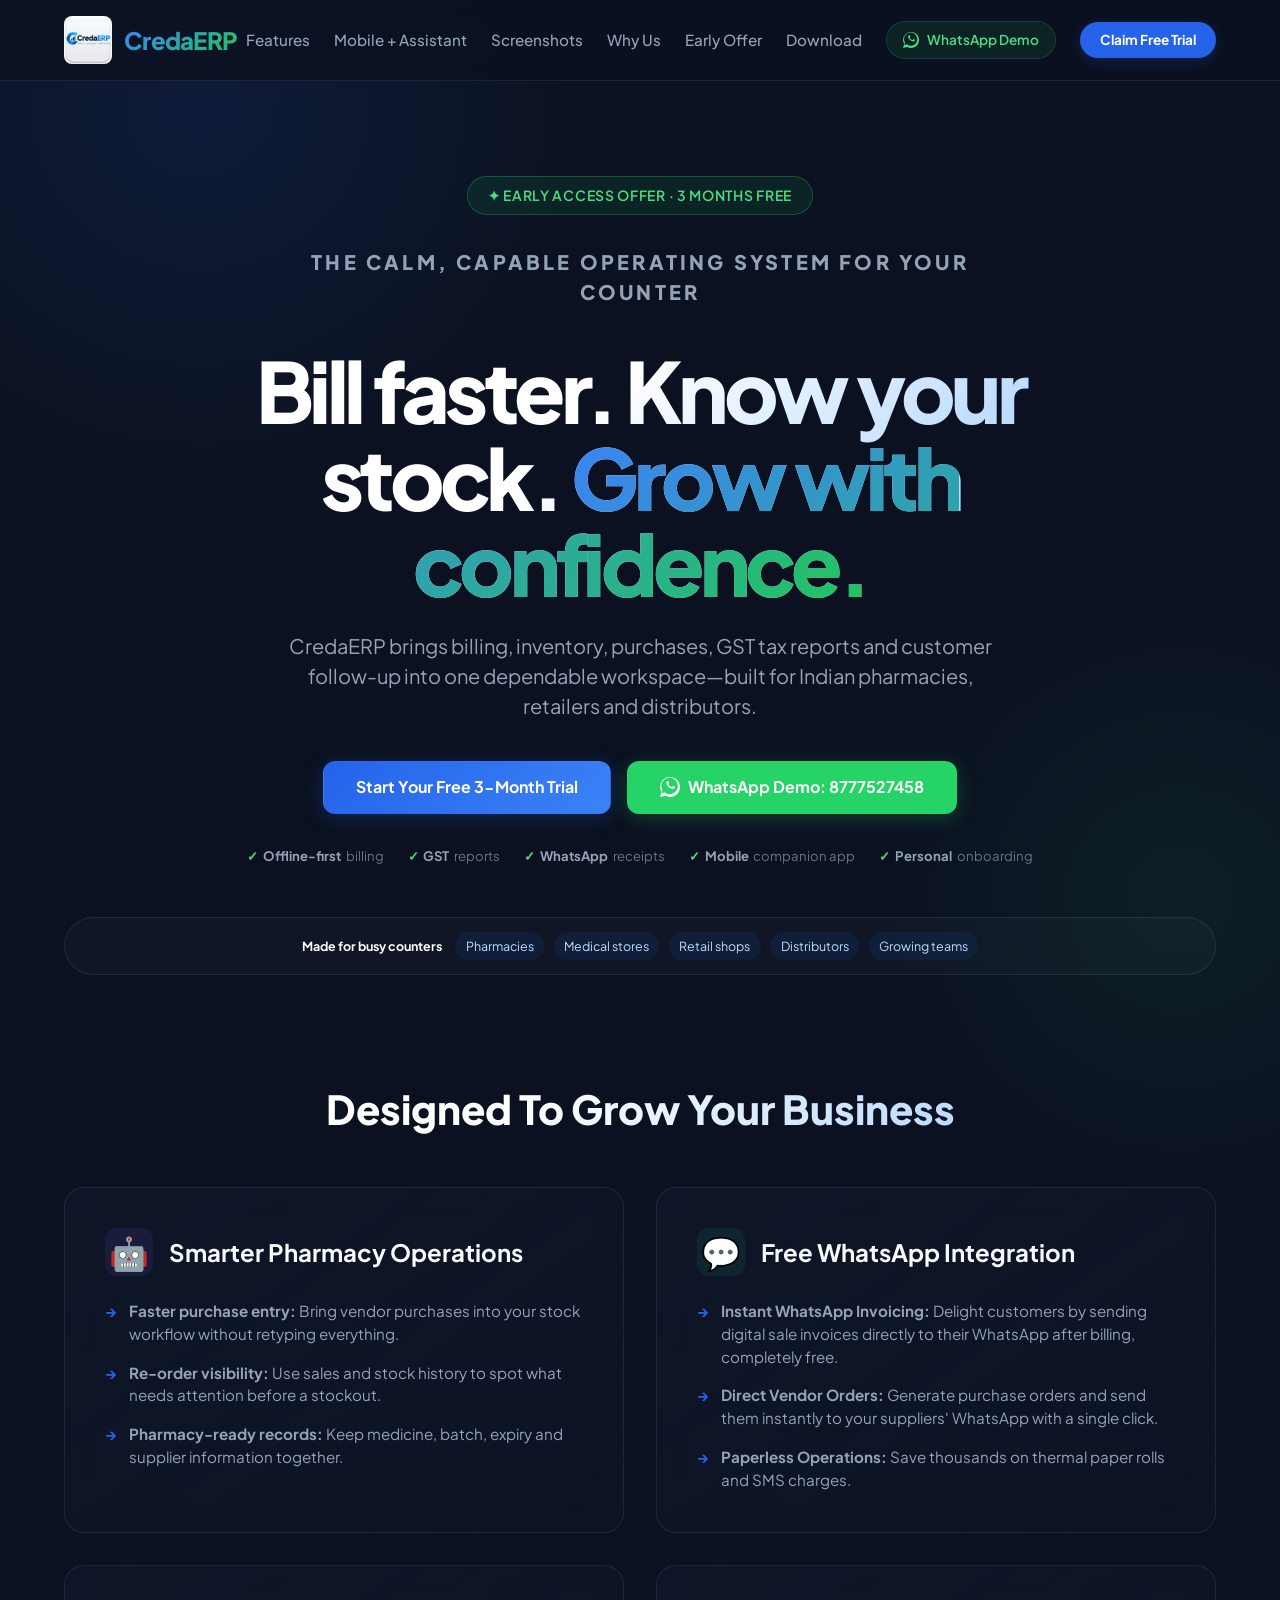
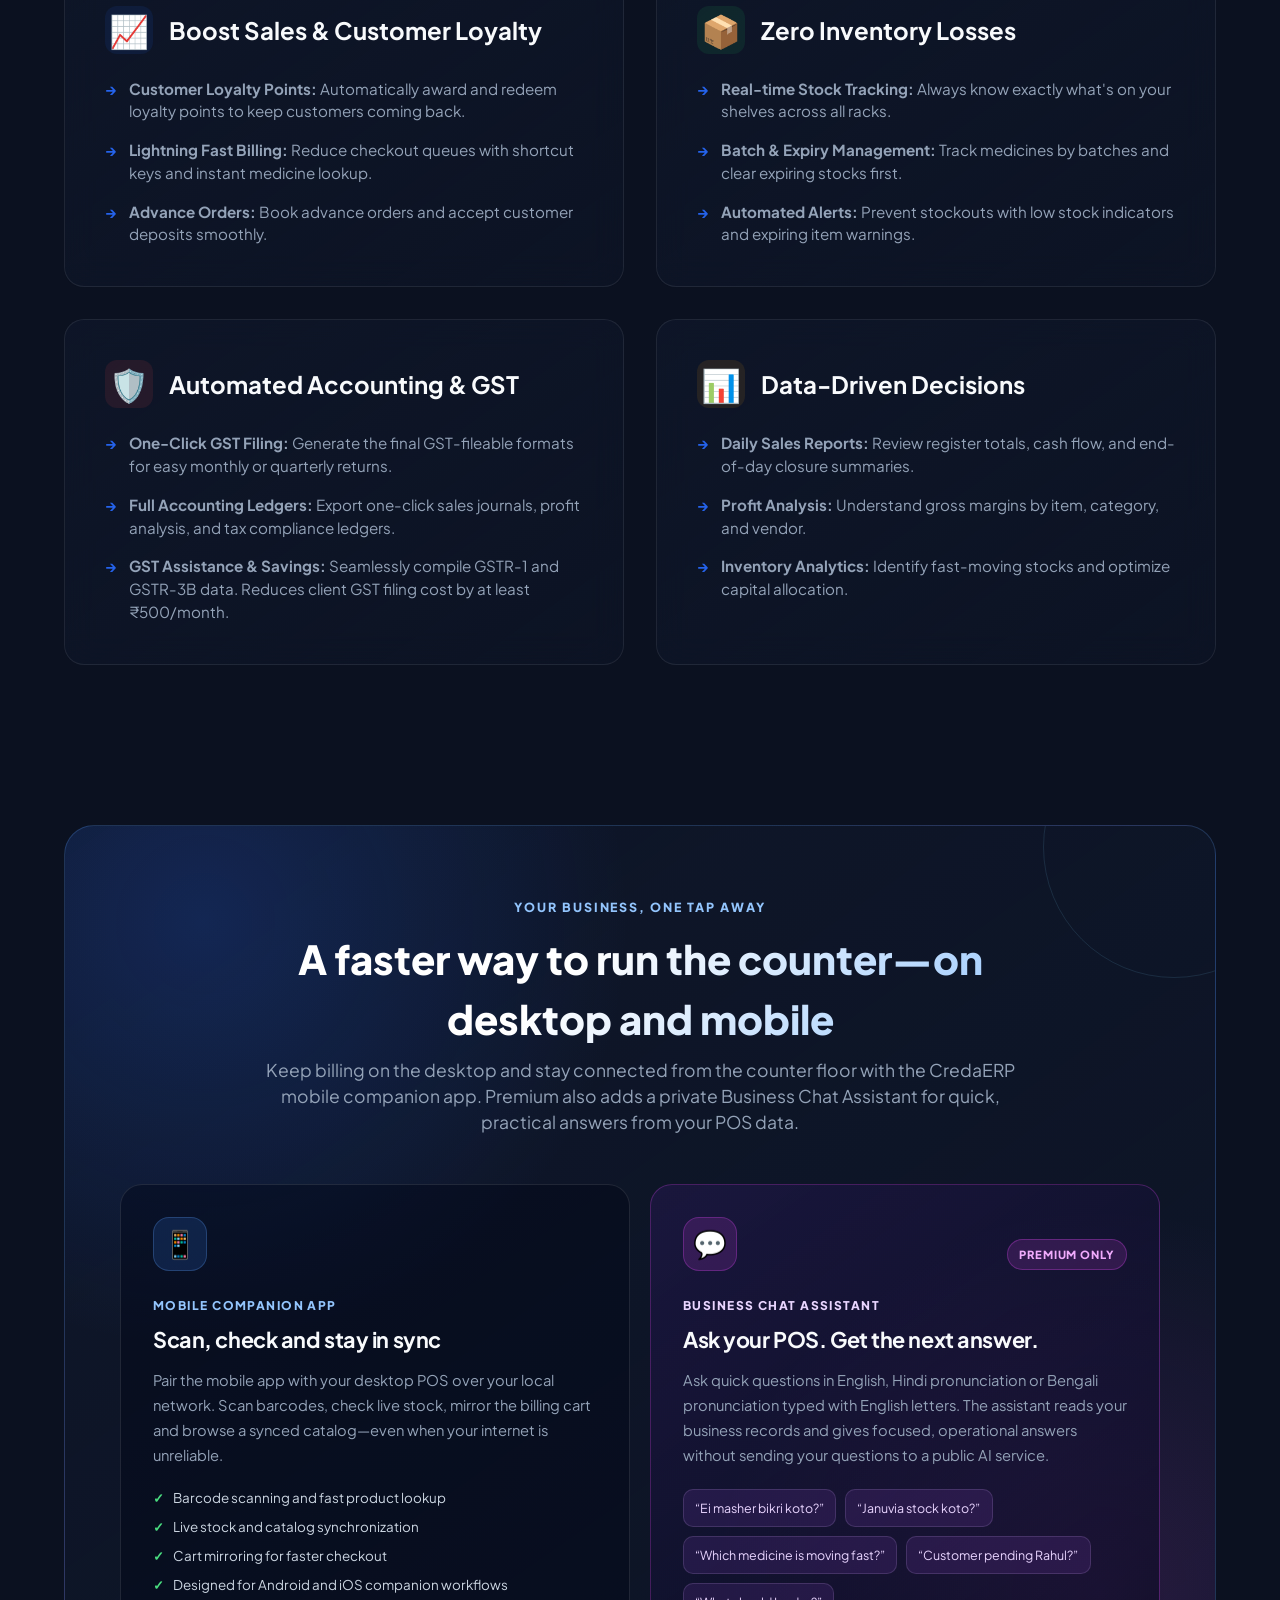
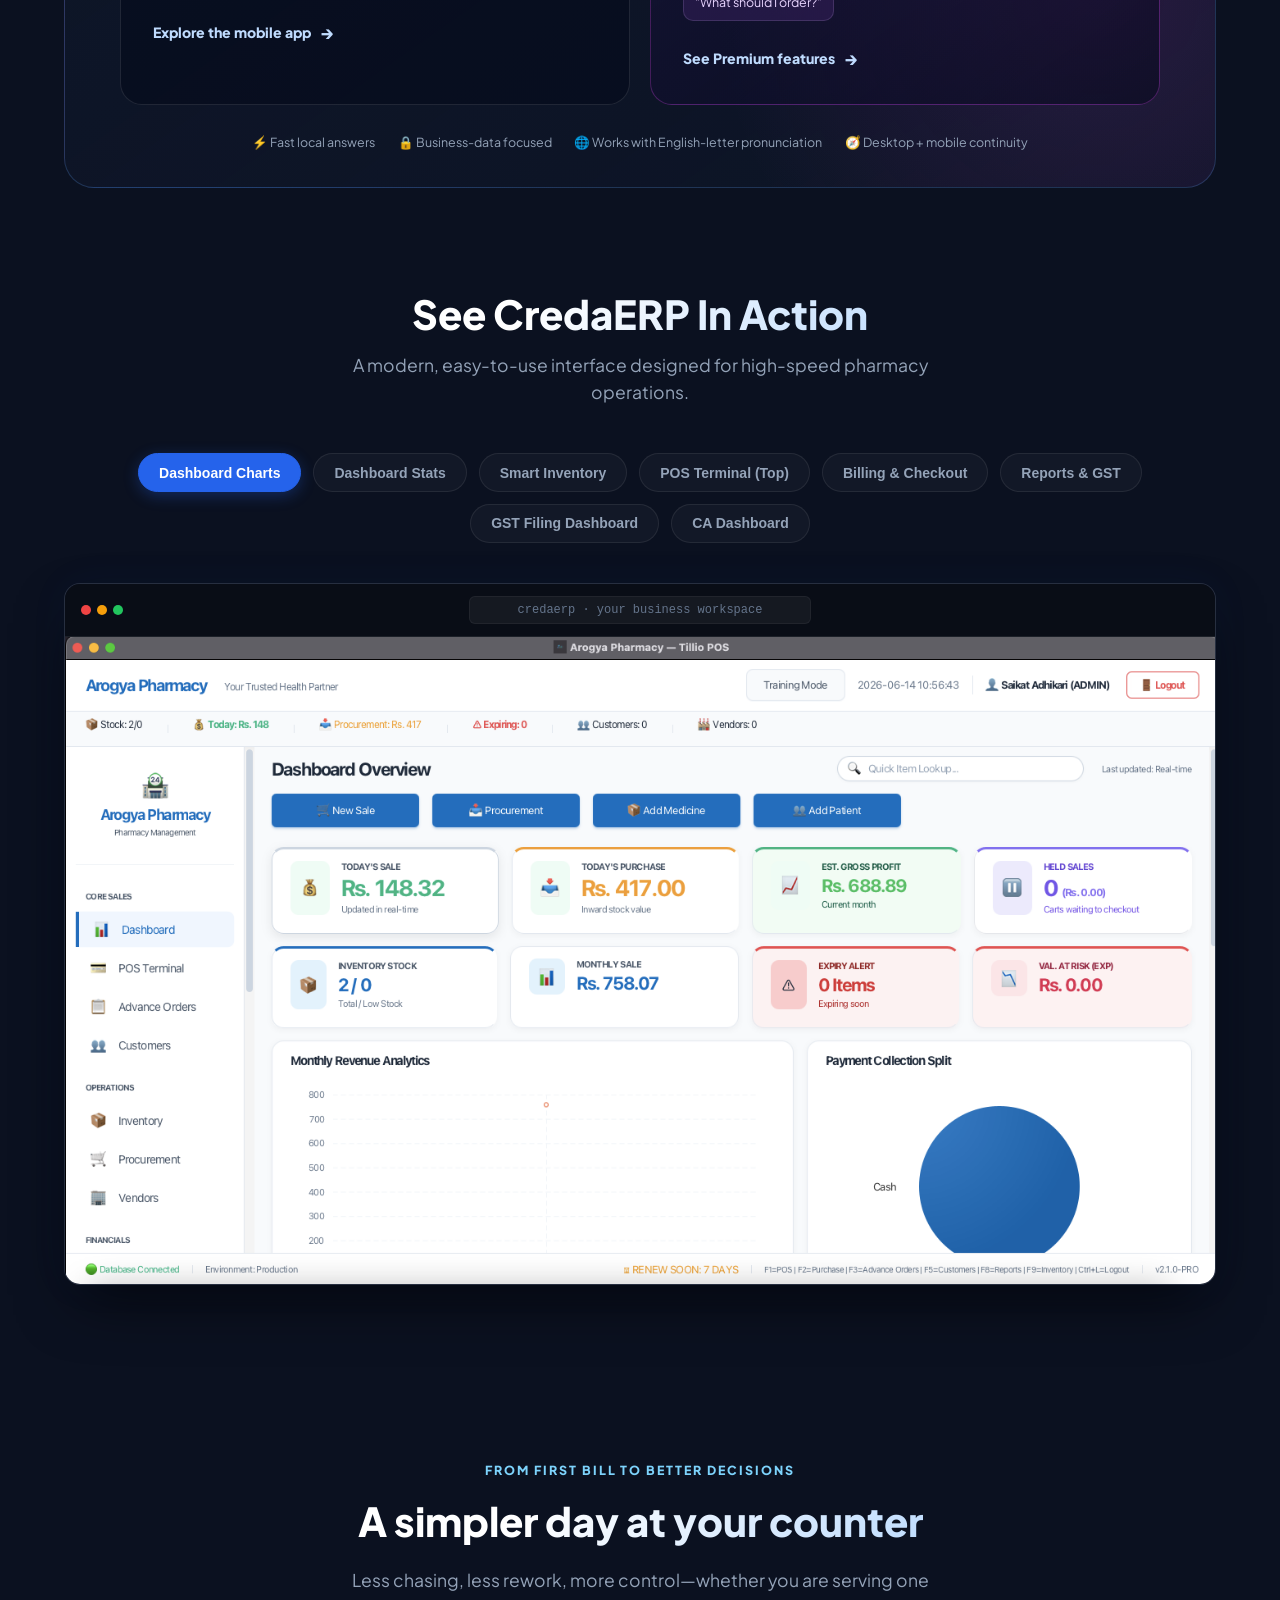
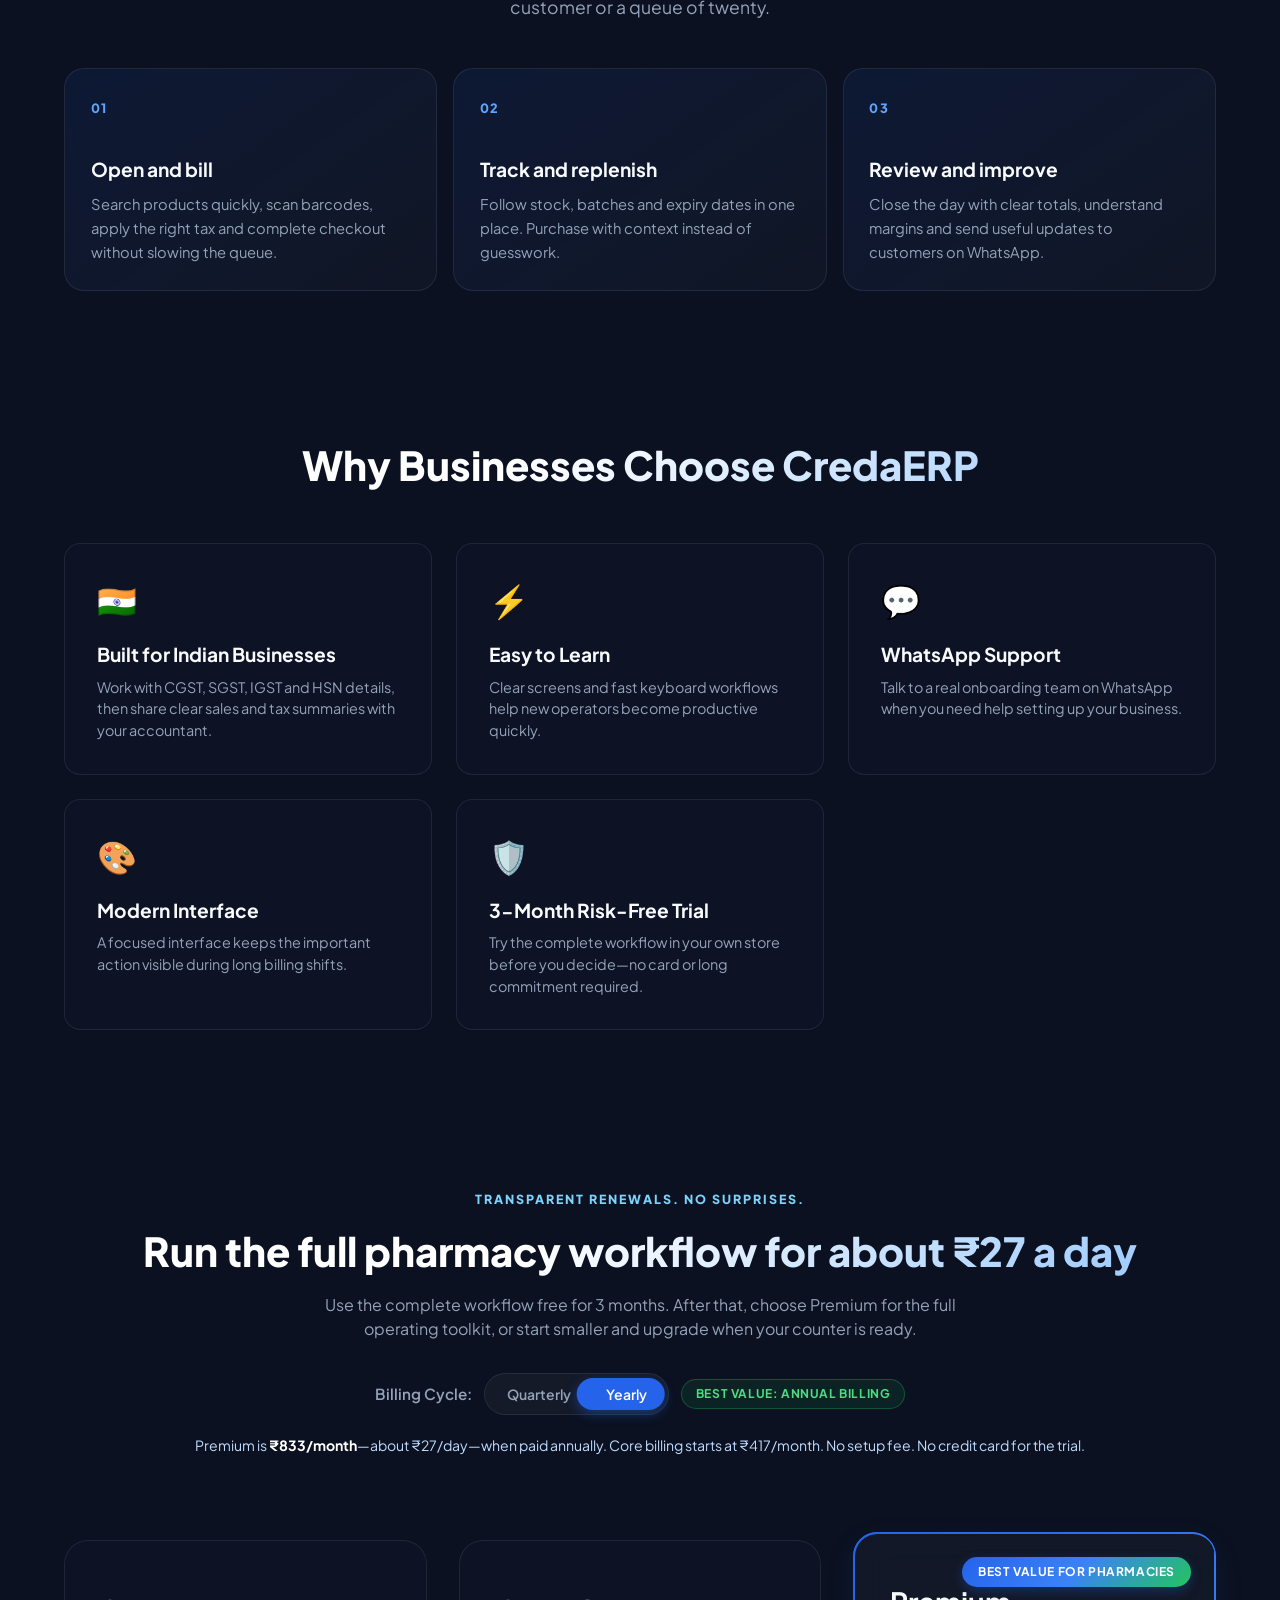
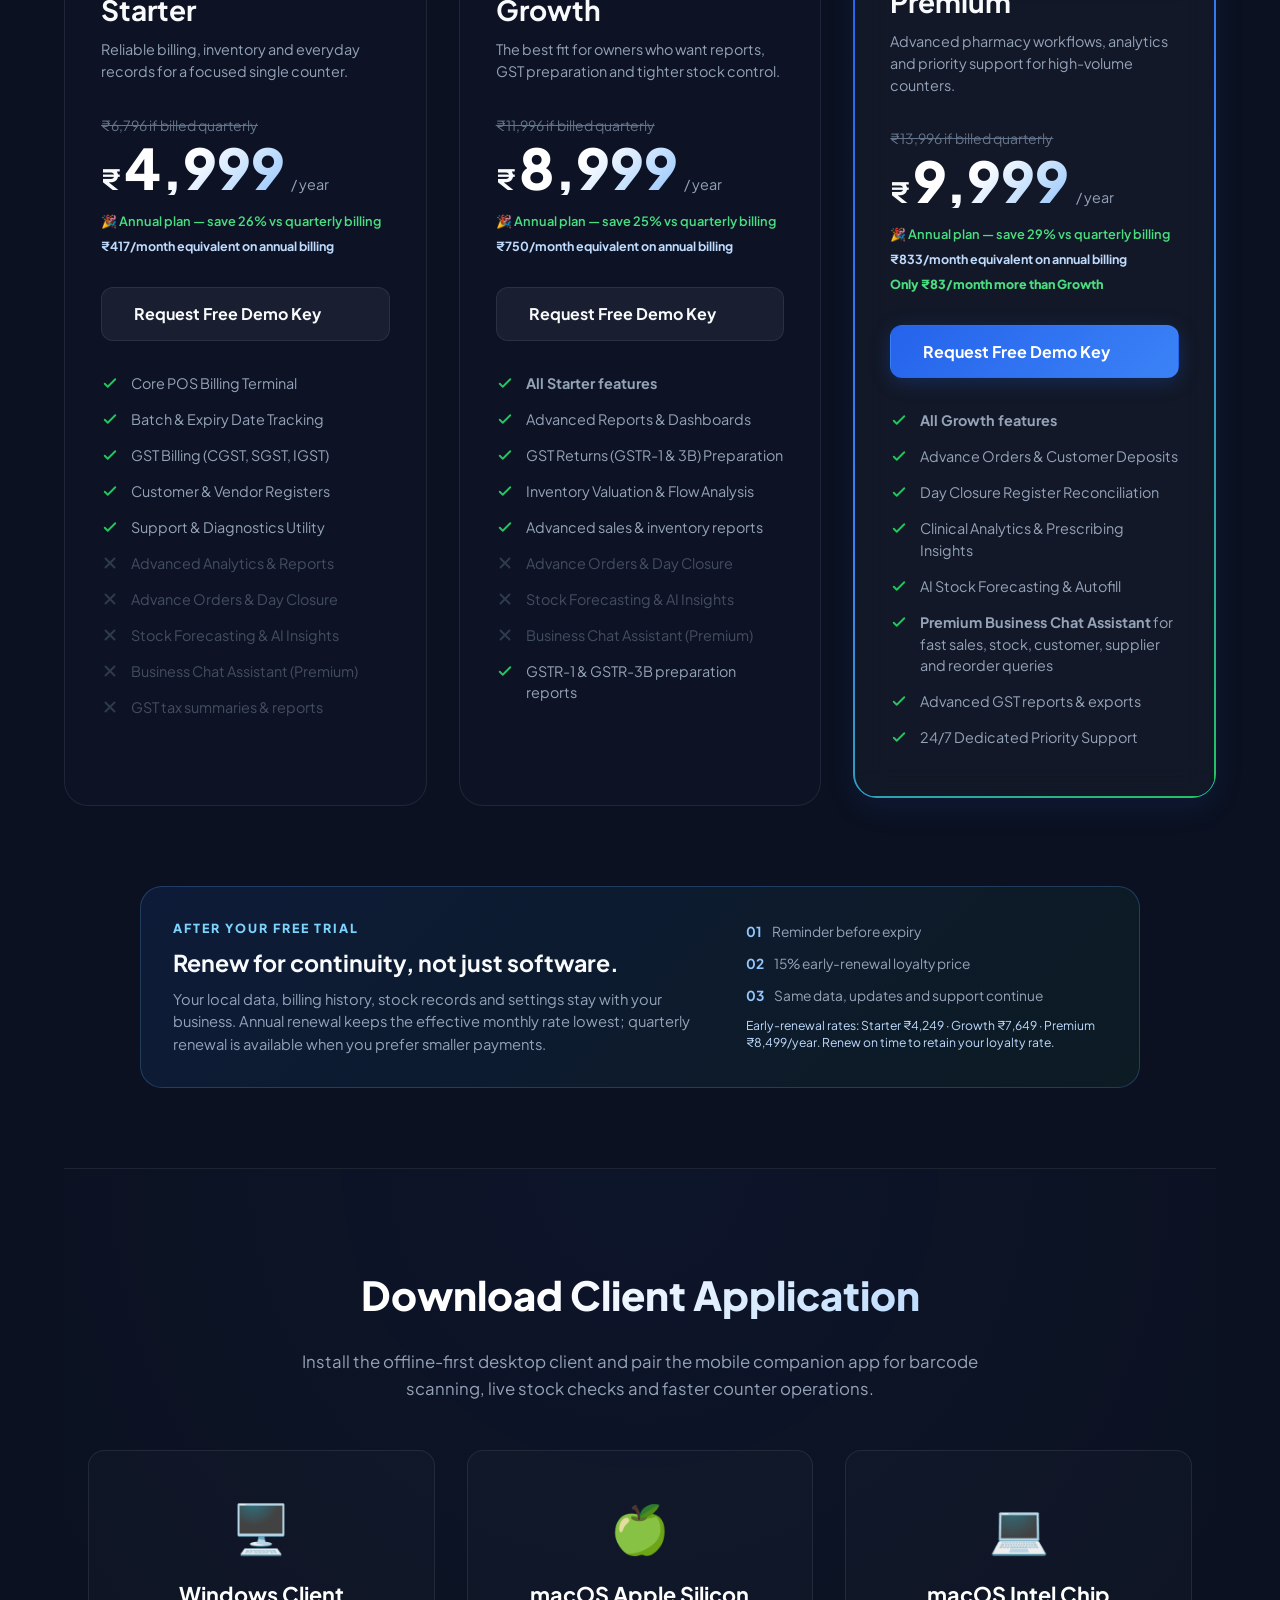
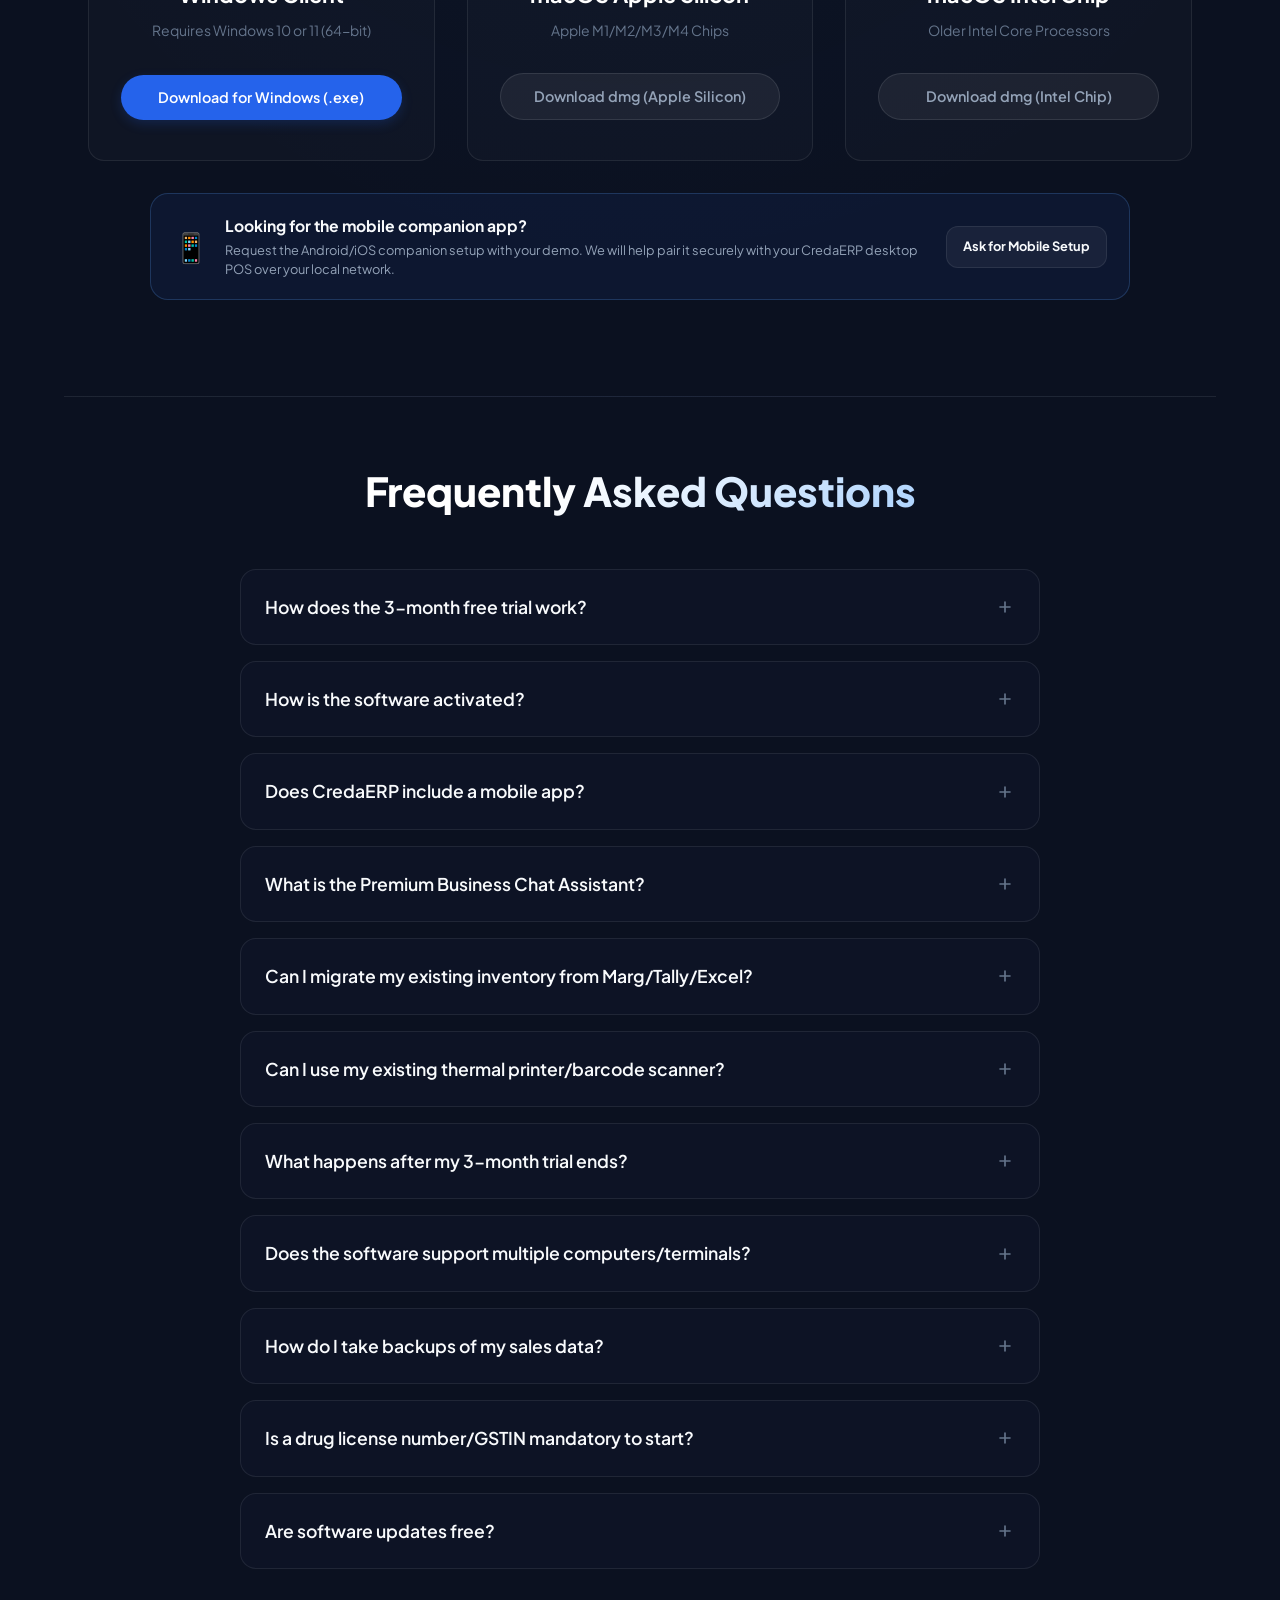
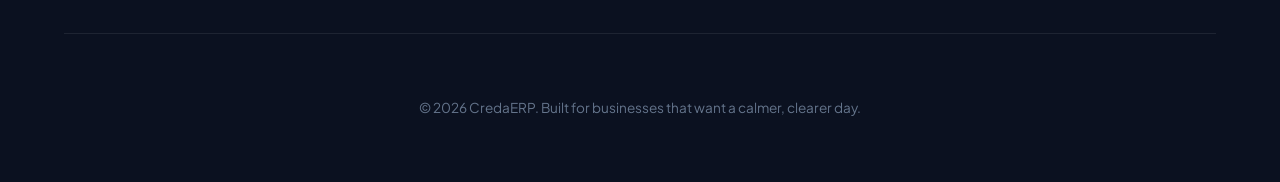
<file: index.html>
<!DOCTYPE html>
<html lang="en">
<head>
    <meta charset="UTF-8">
    <meta name="viewport" content="width=device-width, initial-scale=1.0">
    <title>CredaERP | Fast, Offline Billing & Inventory Software for Indian Businesses</title>
    <meta name="description" content="Run your pharmacy, retail shop or distribution counter with fast offline billing, batch and expiry control, GST-ready reports, WhatsApp receipts and simple business insights. Try CredaERP free for 3 months.">
    <meta name="theme-color" content="#07111f">
    <link rel="stylesheet" href="style.css">
</head>
<body>

    <!-- Header Navigation -->
    <nav class="navbar">
        <div class="nav-container">
            <a href="#" class="logo">
                <img src="images/logo.jpg" alt="CredaERP Logo" class="logo-img">
                <span class="brand-wordmark">CredaERP</span>
            </a>
            <div class="nav-links">
                <a href="#features">Features</a>
                <a href="#mobile-assistant">Mobile + Assistant</a>
                <a href="#screenshots">Screenshots</a>
                <a href="#why-us">Why Us</a>
                <a href="#pricing">Early Offer</a>
                <a href="#download">Download</a>
                <a href="https://wa.me/918777527458" class="nav-whatsapp-btn" target="_blank">
                    <svg width="16" height="16" fill="currentColor" viewBox="0 0 24 24"><path d="M.057 24l1.687-6.163c-1.041-1.804-1.588-3.849-1.587-5.946C.06 5.348 5.397.01 12.008.01c3.202.001 6.212 1.246 8.477 3.514 2.266 2.268 3.507 5.28 3.505 8.484-.004 6.657-5.34 11.997-11.953 11.997-2.005-.001-3.973-.502-5.724-1.458L0 24zm6.59-4.846c1.6.95 3.188 1.449 4.825 1.451 5.436 0 9.859-4.42 9.863-9.864.002-2.634-1.02-5.11-2.884-6.978C16.59 1.897 14.113.872 11.477.872c-5.448 0-9.873 4.417-9.877 9.861-.001 1.77.461 3.5 1.34 5.024l-.993 3.63 3.71-.973zm11.365-7.447c-.29-.145-1.716-.848-1.982-.946-.265-.097-.459-.145-.653.145-.19.29-.738.946-.906 1.14-.167.19-.335.213-.625.069-1.523-.76-2.585-1.286-3.606-3.045-.27-.463.27-.429.773-1.43.084-.17.042-.317-.02-.463-.063-.146-.554-1.336-.76-1.83-.2-.485-.404-.42-.554-.427-.143-.008-.308-.009-.473-.009-.166 0-.436.062-.663.308-.228.246-.87.85-.87 2.07 0 1.22.887 2.4.985 2.54.097.14 1.745 2.664 4.225 3.733.59.255 1.05.407 1.41.52.593.189 1.133.162 1.558.098.474-.071 1.716-.7 1.96-1.378.246-.677.246-1.258.172-1.378-.074-.12-.27-.193-.56-.338z"/></svg>
                    WhatsApp Demo
                </a>
                <a href="#pricing" class="nav-cta-btn">Claim Free Trial</a>
            </div>
        </div>
    </nav>

    <div class="container">
        <!-- Hero Section -->
        <header class="hero">
            <div class="trial-badge">
                ✦ Early access offer · 3 months free
            </div>
            <p class="hero-eyebrow">The calm, capable operating system for your counter</p>
            <h1>Bill faster. Know your stock. <span>Grow with confidence.</span></h1>
            <p>CredaERP brings billing, inventory, purchases, GST tax reports and customer follow-up into one dependable workspace—built for Indian pharmacies, retailers and distributors.</p>
            
            <div class="hero-ctas">
                <a href="#pricing" class="cta-btn cta-btn-primary">Start Your Free 3-Month Trial</a>
                <a href="https://wa.me/918777527458" class="cta-btn cta-btn-whatsapp" target="_blank">
                    <svg width="20" height="20" fill="currentColor" viewBox="0 0 24 24" style="margin-right: 8px; vertical-align: middle;"><path d="M.057 24l1.687-6.163c-1.041-1.804-1.588-3.849-1.587-5.946C.06 5.348 5.397.01 12.008.01c3.202.001 6.212 1.246 8.477 3.514 2.266 2.268 3.507 5.28 3.505 8.484-.004 6.657-5.34 11.997-11.953 11.997-2.005-.001-3.973-.502-5.724-1.458L0 24zm6.59-4.846c1.6.95 3.188 1.449 4.825 1.451 5.436 0 9.859-4.42 9.863-9.864.002-2.634-1.02-5.11-2.884-6.978C16.59 1.897 14.113.872 11.477.872c-5.448 0-9.873 4.417-9.877 9.861-.001 1.77.461 3.5 1.34 5.024l-.993 3.63 3.71-.973zm11.365-7.447c-.29-.145-1.716-.848-1.982-.946-.265-.097-.459-.145-.653.145-.19.29-.738.946-.906 1.14-.167.19-.335.213-.625.069-1.523-.76-2.585-1.286-3.606-3.045-.27-.463.27-.429.773-1.43.084-.17.042-.317-.02-.463-.063-.146-.554-1.336-.76-1.83-.2-.485-.404-.42-.554-.427-.143-.008-.308-.009-.473-.009-.166 0-.436.062-.663.308-.228.246-.87.85-.87 2.07 0 1.22.887 2.4.985 2.54.097.14 1.745 2.664 4.225 3.733.59.255 1.05.407 1.41.52.593.189 1.133.162 1.558.098.474-.071 1.716-.7 1.96-1.378.246-.677.246-1.258.172-1.378-.074-.12-.27-.193-.56-.338z"/></svg>
                    WhatsApp Demo: 8777527458
                </a>
            </div>
            <div class="hero-proof-row" aria-label="CredaERP benefits">
                <span><b>Offline-first</b> billing</span>
                <span><b>GST</b> reports</span>
                <span><b>WhatsApp</b> receipts</span>
                <span><b>Mobile</b> companion app</span>
                <span><b>Personal</b> onboarding</span>
            </div>
        </header>

        <section class="audience-strip" aria-label="Who CredaERP is for">
            <span class="audience-label">Made for busy counters</span>
            <span>Pharmacies</span><span>Medical stores</span><span>Retail shops</span><span>Distributors</span><span>Growing teams</span>
        </section>

        <!-- Feature Highlights Grid -->
        <section class="features-section" id="features">
            <h2 class="section-title">Designed To Grow Your Business</h2>
            <div class="features-grid">
                
                <!-- AI-Powered Efficiency -->
                <div class="feature-card">
                    <div class="feature-card-header">
                        <span class="feature-card-icon ai">🤖</span>
                        <h3>Smarter Pharmacy Operations</h3>
                    </div>
                    <ul class="feature-bullets">
                        <li><strong>Faster purchase entry:</strong> Bring vendor purchases into your stock workflow without retyping everything.</li>
                        <li><strong>Re-order visibility:</strong> Use sales and stock history to spot what needs attention before a stockout.</li>
                        <li><strong>Pharmacy-ready records:</strong> Keep medicine, batch, expiry and supplier information together.</li>
                    </ul>
                </div>

                <!-- Next-Gen Communication -->
                <div class="feature-card">
                    <div class="feature-card-header">
                        <span class="feature-card-icon chat">💬</span>
                        <h3>Free WhatsApp Integration</h3>
                    </div>
                    <ul class="feature-bullets">
                        <li><strong>Instant WhatsApp Invoicing:</strong> Delight customers by sending digital sale invoices directly to their WhatsApp after billing, completely free.</li>
                        <li><strong>Direct Vendor Orders:</strong> Generate purchase orders and send them instantly to your suppliers' WhatsApp with a single click.</li>
                        <li><strong>Paperless Operations:</strong> Save thousands on thermal paper rolls and SMS charges.</li>
                    </ul>
                </div>

                <!-- Increase Sales & Retention -->
                <div class="feature-card">
                    <div class="feature-card-header">
                        <span class="feature-card-icon sales">📈</span>
                        <h3>Boost Sales & Customer Loyalty</h3>
                    </div>
                    <ul class="feature-bullets">
                        <li><strong>Customer Loyalty Points:</strong> Automatically award and redeem loyalty points to keep customers coming back.</li>
                        <li><strong>Lightning Fast Billing:</strong> Reduce checkout queues with shortcut keys and instant medicine lookup.</li>
                        <li><strong>Advance Orders:</strong> Book advance orders and accept customer deposits smoothly.</li>
                    </ul>
                </div>

                <!-- Reduce Inventory Losses -->
                <div class="feature-card">
                    <div class="feature-card-header">
                        <span class="feature-card-icon inventory">📦</span>
                        <h3>Zero Inventory Losses</h3>
                    </div>
                    <ul class="feature-bullets">
                        <li><strong>Real-time Stock Tracking:</strong> Always know exactly what's on your shelves across all racks.</li>
                        <li><strong>Batch & Expiry Management:</strong> Track medicines by batches and clear expiring stocks first.</li>
                        <li><strong>Automated Alerts:</strong> Prevent stockouts with low stock indicators and expiring item warnings.</li>
                    </ul>
                </div>

                <!-- Save Time On Compliance -->
                <div class="feature-card">
                    <div class="feature-card-header">
                        <span class="feature-card-icon compliance">🛡️</span>
                        <h3>Automated Accounting & GST</h3>
                    </div>
                    <ul class="feature-bullets">
                        <li><strong>One-Click GST Filing:</strong> Generate the final GST-fileable formats for easy monthly or quarterly returns.</li>
                        <li><strong>Full Accounting Ledgers:</strong> Export one-click sales journals, profit analysis, and tax compliance ledgers.</li>
                        <li><strong>GST Assistance & Savings:</strong> Seamlessly compile GSTR-1 and GSTR-3B data. Reduces client GST filing cost by at least ₹500/month.</li>
                    </ul>
                </div>

                <!-- Make Better Decisions -->
                <div class="feature-card">
                    <div class="feature-card-header">
                        <span class="feature-card-icon decisions">📊</span>
                        <h3>Data-Driven Decisions</h3>
                    </div>
                    <ul class="feature-bullets">
                        <li><strong>Daily Sales Reports:</strong> Review register totals, cash flow, and end-of-day closure summaries.</li>
                        <li><strong>Profit Analysis:</strong> Understand gross margins by item, category, and vendor.</li>
                        <li><strong>Inventory Analytics:</strong> Identify fast-moving stocks and optimize capital allocation.</li>
                    </ul>
                </div>

            </div>
        </section>

        <!-- Premium Assistant + Mobile App -->
        <section class="assistant-mobile-section" id="mobile-assistant">
            <div class="section-kicker">Your business, one tap away</div>
            <h2 class="section-title">A faster way to run the counter—on desktop and mobile</h2>
            <p class="section-subtitle">Keep billing on the desktop and stay connected from the counter floor with the CredaERP mobile companion app. Premium also adds a private Business Chat Assistant for quick, practical answers from your POS data.</p>

            <div class="assistant-mobile-grid">
                <article class="assistant-mobile-card mobile-app-card">
                    <div class="assistant-card-icon">📱</div>
                    <span class="assistant-card-label">Mobile companion app</span>
                    <h3>Scan, check and stay in sync</h3>
                    <p>Pair the mobile app with your desktop POS over your local network. Scan barcodes, check live stock, mirror the billing cart and browse a synced catalog—even when your internet is unreliable.</p>
                    <ul class="assistant-check-list">
                        <li>Barcode scanning and fast product lookup</li>
                        <li>Live stock and catalog synchronization</li>
                        <li>Cart mirroring for faster checkout</li>
                        <li>Designed for Android and iOS companion workflows</li>
                    </ul>
                    <a href="#download" class="inline-cta">Explore the mobile app <span>→</span></a>
                </article>

                <article class="assistant-mobile-card business-chat-card">
                    <div class="assistant-card-topline"><div class="assistant-card-icon">💬</div><span class="premium-pill">Premium only</span></div>
                    <span class="assistant-card-label">Business Chat Assistant</span>
                    <h3>Ask your POS. Get the next answer.</h3>
                    <p>Ask quick questions in English, Hindi pronunciation or Bengali pronunciation typed with English letters. The assistant reads your business records and gives focused, operational answers without sending your questions to a public AI service.</p>
                    <div class="chat-question-cloud" aria-label="Example Business Chat questions">
                        <span>“Ei masher bikri koto?”</span>
                        <span>“Januvia stock koto?”</span>
                        <span>“Which medicine is moving fast?”</span>
                        <span>“Customer pending Rahul?”</span>
                        <span>“What should I order?”</span>
                    </div>
                    <a href="#pricing" class="inline-cta">See Premium features <span>→</span></a>
                </article>
            </div>

            <div class="assistant-trust-row">
                <span>⚡ Fast local answers</span>
                <span>🔒 Business-data focused</span>
                <span>🌐 Works with English-letter pronunciation</span>
                <span>🧭 Desktop + mobile continuity</span>
            </div>
        </section>

        <!-- Interactive Screenshots Showcase -->
        <section class="screenshots-section" id="screenshots">
            <h2 class="section-title">See CredaERP In Action</h2>
            <p class="section-subtitle">A modern, easy-to-use interface designed for high-speed pharmacy operations.</p>
            
            <div class="screenshots-tabs" id="screenshot-tabs">
                <button class="tab-btn active" data-screenshot="0">Dashboard Charts</button>
                <button class="tab-btn" data-screenshot="1">Dashboard Stats</button>
                <button class="tab-btn" data-screenshot="2">Smart Inventory</button>
                <button class="tab-btn" data-screenshot="3">POS Terminal (Top)</button>
                <button class="tab-btn" data-screenshot="4">Billing & Checkout</button>
                <button class="tab-btn" data-screenshot="5">Reports & GST</button>
                <button class="tab-btn" data-screenshot="6">GST Filing Dashboard</button>
                <button class="tab-btn" data-screenshot="7">CA Dashboard</button>
            </div>

            <!-- macOS Style Browser Mockup -->
            <div class="browser-mockup">
                <div class="browser-header">
                    <div class="browser-buttons">
                        <span class="dot red"></span>
                        <span class="dot yellow"></span>
                        <span class="dot green"></span>
                    </div>
                    <div class="browser-address">credaerp · your business workspace</div>
                </div>
                <div class="browser-content">
                    <div class="screenshot-container">
                        <!-- Active images will swap here -->
                        <img src="images/dashboard-analytics.png" alt="CredaERP Dashboard Charts" class="screenshot-img active" id="screenshot-img">
                        
                        <!-- Fallback CSS Mockup in case image is missing -->
                        <div class="screenshot-fallback" id="screenshot-fallback">
                            <div class="fallback-spinner"></div>
                            <p>Loading screenshot...</p>
                            <span style="font-size: 0.8rem; color: var(--text-muted);">Please save your screenshot as <code id="fallback-filename">dashboard-analytics.png</code> in the <code style="color:var(--color-secondary)">website/images/</code> folder.</span>
                        </div>
                    </div>
                </div>
            </div>
        </section>

        <!-- Product Journey -->
        <section class="journey-section" id="journey">
            <p class="section-kicker">From first bill to better decisions</p>
            <h2 class="section-title">A simpler day at your counter</h2>
            <p class="section-subtitle">Less chasing, less rework, more control—whether you are serving one customer or a queue of twenty.</p>
            <div class="journey-grid">
                <article class="journey-card"><span>01</span><h3>Open and bill</h3><p>Search products quickly, scan barcodes, apply the right tax and complete checkout without slowing the queue.</p></article>
                <article class="journey-card"><span>02</span><h3>Track and replenish</h3><p>Follow stock, batches and expiry dates in one place. Purchase with context instead of guesswork.</p></article>
                <article class="journey-card"><span>03</span><h3>Review and improve</h3><p>Close the day with clear totals, understand margins and send useful updates to customers on WhatsApp.</p></article>
            </div>
        </section>

        <!-- Why Choose CredaERP -->
        <section class="why-us-section" id="why-us">
            <h2 class="section-title">Why Businesses Choose CredaERP</h2>
            <div class="why-us-grid">
                <div class="why-card">
                    <span class="why-icon">🇮🇳</span>
                    <h4>Built for Indian Businesses</h4>
                    <p>Work with CGST, SGST, IGST and HSN details, then share clear sales and tax summaries with your accountant.</p>
                </div>
                <div class="why-card">
                    <span class="why-icon">⚡</span>
                    <h4>Easy to Learn</h4>
                    <p>Clear screens and fast keyboard workflows help new operators become productive quickly.</p>
                </div>
                <div class="why-card">
                    <span class="why-icon">💬</span>
                    <h4>WhatsApp Support</h4>
                    <p>Talk to a real onboarding team on WhatsApp when you need help setting up your business.</p>
                </div>
                <div class="why-card">
                    <span class="why-icon">🎨</span>
                    <h4>Modern Interface</h4>
                    <p>A focused interface keeps the important action visible during long billing shifts.</p>
                </div>
                <div class="why-card">
                    <span class="why-icon">🛡️</span>
                    <h4>3-Month Risk-Free Trial</h4>
                    <p>Try the complete workflow in your own store before you decide—no card or long commitment required.</p>
                </div>
            </div>
        </section>

        <!-- Pricing / Licensing Section -->
        <section class="pricing-section" id="pricing">
            <p class="section-kicker">Transparent renewals. No surprises.</p>
            <h2 class="section-title">Run the full pharmacy workflow for about ₹27 a day</h2>
            <p class="pricing-intro">Use the complete workflow free for 3 months. After that, choose Premium for the full operating toolkit, or start smaller and upgrade when your counter is ready.</p>
            
            <!-- Controls Section -->
            <div class="controls-container">
                <!-- Billing Toggle -->
                <div class="toggle-label">
                    <span style="font-weight: 600; font-size: 0.95rem; color: var(--text-secondary);">Billing Cycle:</span>
                    <div class="toggle-group billing-toggle annually" id="billing-toggle">
                        <div class="slider-indicator"></div>
                        <button class="toggle-btn" data-period="quarterly">Quarterly</button>
                        <button class="toggle-btn active" data-period="yearly">Yearly</button>
                    </div>
                    <span class="save-badge">Best value: annual billing</span>
                </div>
                <p class="pricing-value-note">Premium is <strong>₹833/month</strong>—about ₹27/day—when paid annually. Core billing starts at ₹417/month. No setup fee. No credit card for the trial.</p>
            </div>

            <!-- Pricing Grid -->
            <div class="pricing-grid">
                <!-- Starter Card -->
                <div class="pricing-card" id="card-starter">
                    <div class="card-header">
                        <h2>Starter</h2>
                        <p>Reliable billing, inventory and everyday records for a focused single counter.</p>
                    </div>
                    
                    <div class="card-pricing">
                        <span class="original-price" id="starter-original"></span>
                        <div class="price-value-container">
                            <span class="price-currency" id="starter-currency">₹</span>
                            <span class="price-amount" id="starter-amount">699</span>
                            <span class="price-period" id="starter-period">/ quarter</span>
                        </div>
                        <div class="price-trial-info" id="starter-trial-info">✨ 3 months free, then renew annually</div>
                        <div class="monthly-equivalent" id="starter-equivalent">₹417/month equivalent on annual billing</div>
                    </div>

                    <a href="#" class="cta-btn cta-btn-secondary open-modal-btn" data-plan="Starter">Request Free Demo Key</a>

                    <ul class="features-list">
                        <li>
                            <svg class="feature-icon check" fill="none" stroke="currentColor" viewBox="0 0 24 24" xmlns="http://www.w3.org/2000/svg"><path stroke-linecap="round" stroke-linejoin="round" stroke-width="2.5" d="M5 13l4 4L19 7"></path></svg>
                            <span>Core POS Billing Terminal</span>
                        </li>
                        <li>
                            <svg class="feature-icon check" fill="none" stroke="currentColor" viewBox="0 0 24 24" xmlns="http://www.w3.org/2000/svg"><path stroke-linecap="round" stroke-linejoin="round" stroke-width="2.5" d="M5 13l4 4L19 7"></path></svg>
                            <span>Batch & Expiry Date Tracking</span>
                        </li>
                        <li>
                            <svg class="feature-icon check" fill="none" stroke="currentColor" viewBox="0 0 24 24" xmlns="http://www.w3.org/2000/svg"><path stroke-linecap="round" stroke-linejoin="round" stroke-width="2.5" d="M5 13l4 4L19 7"></path></svg>
                            <span>GST Billing (CGST, SGST, IGST)</span>
                        </li>
                        <li>
                            <svg class="feature-icon check" fill="none" stroke="currentColor" viewBox="0 0 24 24" xmlns="http://www.w3.org/2000/svg"><path stroke-linecap="round" stroke-linejoin="round" stroke-width="2.5" d="M5 13l4 4L19 7"></path></svg>
                            <span>Customer & Vendor Registers</span>
                        </li>
                        <li>
                            <svg class="feature-icon check" fill="none" stroke="currentColor" viewBox="0 0 24 24" xmlns="http://www.w3.org/2000/svg"><path stroke-linecap="round" stroke-linejoin="round" stroke-width="2.5" d="M5 13l4 4L19 7"></path></svg>
                            <span>Support & Diagnostics Utility</span>
                        </li>
                        <li class="unsupported">
                            <svg class="feature-icon cross" fill="none" stroke="currentColor" viewBox="0 0 24 24" xmlns="http://www.w3.org/2000/svg"><path stroke-linecap="round" stroke-linejoin="round" stroke-width="2.5" d="M6 18L18 6M6 6l12 12"></path></svg>
                            <span>Advanced Analytics & Reports</span>
                        </li>
                        <li class="unsupported">
                            <svg class="feature-icon cross" fill="none" stroke="currentColor" viewBox="0 0 24 24" xmlns="http://www.w3.org/2000/svg"><path stroke-linecap="round" stroke-linejoin="round" stroke-width="2.5" d="M6 18L18 6M6 6l12 12"></path></svg>
                            <span>Advance Orders & Day Closure</span>
                        </li>
                        <li class="unsupported">
                            <svg class="feature-icon cross" fill="none" stroke="currentColor" viewBox="0 0 24 24" xmlns="http://www.w3.org/2000/svg"><path stroke-linecap="round" stroke-linejoin="round" stroke-width="2.5" d="M6 18L18 6M6 6l12 12"></path></svg>
                            <span>Stock Forecasting & AI Insights</span>
                        </li>
                        <li class="unsupported">
                            <svg class="feature-icon cross" fill="none" stroke="currentColor" viewBox="0 0 24 24" xmlns="http://www.w3.org/2000/svg"><path stroke-linecap="round" stroke-linejoin="round" stroke-width="2.5" d="M6 18L18 6M6 6l12 12"></path></svg>
                            <span>Business Chat Assistant (Premium)</span>
                        </li>
                        <li class="unsupported">
                            <svg class="feature-icon cross" fill="none" stroke="currentColor" viewBox="0 0 24 24" xmlns="http://www.w3.org/2000/svg"><path stroke-linecap="round" stroke-linejoin="round" stroke-width="2.5" d="M6 18L18 6M6 6l12 12"></path></svg>
                            <span>GST tax summaries & reports</span>
                        </li>
                    </ul>
                </div>

                <!-- Growth Card -->
                <div class="pricing-card" id="card-growth">
                    <div class="card-header">
                        <h2>Growth</h2>
                        <p>The best fit for owners who want reports, GST preparation and tighter stock control.</p>
                    </div>
                    
                    <div class="card-pricing">
                        <span class="original-price" id="growth-original"></span>
                        <div class="price-value-container">
                            <span class="price-currency" id="growth-currency">₹</span>
                            <span class="price-amount" id="growth-amount">1,399</span>
                            <span class="price-period" id="growth-period">/ quarter</span>
                        </div>
                        <div class="price-trial-info" id="growth-trial-info">✨ 3 months free, then renew annually</div>
                        <div class="monthly-equivalent" id="growth-equivalent">₹750/month equivalent on annual billing</div>
                    </div>

                    <a href="#" class="cta-btn cta-btn-secondary open-modal-btn" data-plan="Growth">Request Free Demo Key</a>

                    <ul class="features-list">
                        <li>
                            <svg class="feature-icon check" fill="none" stroke="currentColor" viewBox="0 0 24 24" xmlns="http://www.w3.org/2000/svg"><path stroke-linecap="round" stroke-linejoin="round" stroke-width="2.5" d="M5 13l4 4L19 7"></path></svg>
                            <span><strong>All Starter features</strong></span>
                        </li>
                        <li>
                            <svg class="feature-icon check" fill="none" stroke="currentColor" viewBox="0 0 24 24" xmlns="http://www.w3.org/2000/svg"><path stroke-linecap="round" stroke-linejoin="round" stroke-width="2.5" d="M5 13l4 4L19 7"></path></svg>
                            <span>Advanced Reports & Dashboards</span>
                        </li>
                        <li>
                            <svg class="feature-icon check" fill="none" stroke="currentColor" viewBox="0 0 24 24" xmlns="http://www.w3.org/2000/svg"><path stroke-linecap="round" stroke-linejoin="round" stroke-width="2.5" d="M5 13l4 4L19 7"></path></svg>
                            <span>GST Returns (GSTR-1 & 3B) Preparation</span>
                        </li>
                        <li>
                            <svg class="feature-icon check" fill="none" stroke="currentColor" viewBox="0 0 24 24" xmlns="http://www.w3.org/2000/svg"><path stroke-linecap="round" stroke-linejoin="round" stroke-width="2.5" d="M5 13l4 4L19 7"></path></svg>
                            <span>Inventory Valuation & Flow Analysis</span>
                        </li>
                        <li>
                            <svg class="feature-icon check" fill="none" stroke="currentColor" viewBox="0 0 24 24" xmlns="http://www.w3.org/2000/svg"><path stroke-linecap="round" stroke-linejoin="round" stroke-width="2.5" d="M5 13l4 4L19 7"></path></svg>
                            <span>Advanced sales & inventory reports</span>
                        </li>
                        <li class="unsupported">
                            <svg class="feature-icon cross" fill="none" stroke="currentColor" viewBox="0 0 24 24" xmlns="http://www.w3.org/2000/svg"><path stroke-linecap="round" stroke-linejoin="round" stroke-width="2.5" d="M6 18L18 6M6 6l12 12"></path></svg>
                            <span>Advance Orders & Day Closure</span>
                        </li>
                        <li class="unsupported">
                            <svg class="feature-icon cross" fill="none" stroke="currentColor" viewBox="0 0 24 24" xmlns="http://www.w3.org/2000/svg"><path stroke-linecap="round" stroke-linejoin="round" stroke-width="2.5" d="M6 18L18 6M6 6l12 12"></path></svg>
                            <span>Stock Forecasting & AI Insights</span>
                        </li>
                        <li class="unsupported">
                            <svg class="feature-icon cross" fill="none" stroke="currentColor" viewBox="0 0 24 24" xmlns="http://www.w3.org/2000/svg"><path stroke-linecap="round" stroke-linejoin="round" stroke-width="2.5" d="M6 18L18 6M6 6l12 12"></path></svg>
                            <span>Business Chat Assistant (Premium)</span>
                        </li>
                        <li>
                            <svg class="feature-icon check" fill="none" stroke="currentColor" viewBox="0 0 24 24" xmlns="http://www.w3.org/2000/svg"><path stroke-linecap="round" stroke-linejoin="round" stroke-width="2.5" d="M5 13l4 4L19 7"></path></svg>
                            <span>GSTR-1 & GSTR-3B preparation reports</span>
                        </li>
                    </ul>
                </div>

                <!-- Premium Card -->
                <div class="pricing-card popular" id="card-premium">
                    <span class="card-badge">Best value for pharmacies</span>
                    <div class="card-header">
                        <h2>Premium</h2>
                        <p>Advanced pharmacy workflows, analytics and priority support for high-volume counters.</p>
                    </div>
                    
                    <div class="card-pricing">
                        <span class="original-price" id="premium-original"></span>
                        <div class="price-value-container">
                            <span class="price-currency" id="premium-currency">₹</span>
                            <span class="price-amount" id="premium-amount">1,699</span>
                            <span class="price-period" id="premium-period">/ quarter</span>
                        </div>
                        <div class="price-trial-info" id="premium-trial-info">✨ 3 months free, then renew annually</div>
                        <div class="monthly-equivalent" id="premium-equivalent">₹833/month equivalent on annual billing</div>
                        <div class="premium-upgrade-note" id="premium-upgrade-note">Only ₹84/month more than Growth</div>
                    </div>

                    <a href="#" class="cta-btn cta-btn-primary open-modal-btn" data-plan="Premium">Request Free Demo Key</a>

                    <ul class="features-list">
                        <li>
                            <svg class="feature-icon check" fill="none" stroke="currentColor" viewBox="0 0 24 24" xmlns="http://www.w3.org/2000/svg"><path stroke-linecap="round" stroke-linejoin="round" stroke-width="2.5" d="M5 13l4 4L19 7"></path></svg>
                            <span><strong>All Growth features</strong></span>
                        </li>
                        <li>
                            <svg class="feature-icon check" fill="none" stroke="currentColor" viewBox="0 0 24 24" xmlns="http://www.w3.org/2000/svg"><path stroke-linecap="round" stroke-linejoin="round" stroke-width="2.5" d="M5 13l4 4L19 7"></path></svg>
                            <span>Advance Orders & Customer Deposits</span>
                        </li>
                        <li>
                            <svg class="feature-icon check" fill="none" stroke="currentColor" viewBox="0 0 24 24" xmlns="http://www.w3.org/2000/svg"><path stroke-linecap="round" stroke-linejoin="round" stroke-width="2.5" d="M5 13l4 4L19 7"></path></svg>
                            <span>Day Closure Register Reconciliation</span>
                        </li>
                        <li>
                            <svg class="feature-icon check" fill="none" stroke="currentColor" viewBox="0 0 24 24" xmlns="http://www.w3.org/2000/svg"><path stroke-linecap="round" stroke-linejoin="round" stroke-width="2.5" d="M5 13l4 4L19 7"></path></svg>
                            <span>Clinical Analytics & Prescribing Insights</span>
                        </li>
                        <li>
                            <svg class="feature-icon check" fill="none" stroke="currentColor" viewBox="0 0 24 24" xmlns="http://www.w3.org/2000/svg"><path stroke-linecap="round" stroke-linejoin="round" stroke-width="2.5" d="M5 13l4 4L19 7"></path></svg>
                            <span>AI Stock Forecasting & Autofill</span>
                        </li>
                        <li>
                            <svg class="feature-icon check" fill="none" stroke="currentColor" viewBox="0 0 24 24" xmlns="http://www.w3.org/2000/svg"><path stroke-linecap="round" stroke-linejoin="round" stroke-width="2.5" d="M5 13l4 4L19 7"></path></svg>
                            <span><strong>Premium Business Chat Assistant</strong> for fast sales, stock, customer, supplier and reorder queries</span>
                        </li>
                        <li>
                            <svg class="feature-icon check" fill="none" stroke="currentColor" viewBox="0 0 24 24" xmlns="http://www.w3.org/2000/svg"><path stroke-linecap="round" stroke-linejoin="round" stroke-width="2.5" d="M5 13l4 4L19 7"></path></svg>
                            <span>Advanced GST reports & exports</span>
                        </li>
                        <li>
                            <svg class="feature-icon check" fill="none" stroke="currentColor" viewBox="0 0 24 24" xmlns="http://www.w3.org/2000/svg"><path stroke-linecap="round" stroke-linejoin="round" stroke-width="2.5" d="M5 13l4 4L19 7"></path></svg>
                            <span>24/7 Dedicated Priority Support</span>
                        </li>
                    </ul>
                </div>
            </div>

            <div class="renewal-promise">
                <div>
                    <p class="section-kicker">After your free trial</p>
                    <h3>Renew for continuity, not just software.</h3>
                    <p>Your local data, billing history, stock records and settings stay with your business. Annual renewal keeps the effective monthly rate lowest; quarterly renewal is available when you prefer smaller payments.</p>
                </div>
                <div class="renewal-points">
                    <span><b>01</b> Reminder before expiry</span>
                    <span><b>02</b> 15% early-renewal loyalty price</span>
                    <span><b>03</b> Same data, updates and support continue</span>
                    <small>Early-renewal rates: Starter ₹4,249 · Growth ₹7,649 · Premium ₹8,499/year. Renew on time to retain your loyalty rate.</small>
                </div>
            </div>
        </section>

        <!-- Reviews Section -->
        <section class="reviews-section" id="reviews" hidden>
            <h2 class="section-title">Built around the realities of Indian counters</h2>
            <p class="section-subtitle">Read how single-counter businesses optimize inventory and simplify GST filing with CredaERP.</p>
            
            <div class="reviews-carousel-wrapper">
                <button class="carousel-control-btn prev-btn" id="reviews-prev" aria-label="Previous Review">
                    <svg fill="none" stroke="currentColor" viewBox="0 0 24 24" xmlns="http://www.w3.org/2000/svg"><path stroke-linecap="round" stroke-linejoin="round" stroke-width="2.5" d="M15 19l-7-7 7-7"></path></svg>
                </button>
                
                <div class="reviews-carousel-viewport">
                    <div class="reviews-carousel-track" id="reviews-track">
                        <!-- Review 1 -->
                        <div class="review-card">
                            <div class="review-header">
                                <div class="reviewer-info">
                                    <h4 class="reviewer-name">Anirban Dutta</h4>
                                    <span class="reviewer-business">Dutta Medical Hall</span>
                                    <span class="reviewer-location">📍 Shyam Bazar, Kolkata</span>
                                </div>
                                <div class="review-rating">⭐⭐⭐⭐⭐</div>
                            </div>
                            <p class="review-text">"I shifted from Marg POS because my shop staff struggled with key combinations. CredaERP is so simple that my new boy learned billing in just one day. Plus, the offline mode is a lifesaver when our local cable internet goes down."</p>
                        </div>
                        
                        <!-- Review 2 -->
                        <div class="review-card">
                            <div class="review-header">
                                <div class="reviewer-info">
                                    <h4 class="reviewer-name">Subhabrata Sen</h4>
                                    <span class="reviewer-business">Sen & Co. Pharmacy</span>
                                    <span class="reviewer-location">📍 Gariahat, Kolkata</span>
                                </div>
                                <div class="review-rating">⭐⭐⭐⭐⭐</div>
                            </div>
                            <p class="review-text">"Managing batch expiry was my biggest headache. CredaERP alerts us 3 months before a medicine expires, so we can return it to the distributor on time. Saved me at least ₹15,000 in the last quarter alone."</p>
                        </div>

                        <!-- Review 3 -->
                        <div class="review-card">
                            <div class="review-header">
                                <div class="reviewer-info">
                                    <h4 class="reviewer-name">Rajesh Shaw</h4>
                                    <span class="reviewer-business">Shaw Grocery & Variety Store</span>
                                    <span class="reviewer-location">📍 Behala, Kolkata</span>
                                </div>
                                <div class="review-rating">⭐⭐⭐⭐⭐</div>
                            </div>
                            <p class="review-text">"The WhatsApp billing feature is excellent. We don't waste paper on small bills now; the customer gets a professional PDF receipt on WhatsApp instantly. Highly recommended for retail shops in Kolkata."</p>
                        </div>

                        <!-- Review 4 -->
                        <div class="review-card">
                            <div class="review-header">
                                <div class="reviewer-info">
                                    <h4 class="reviewer-name">Dr. M. K. Banerjee</h4>
                                    <span class="reviewer-business">Banerjee Medico</span>
                                    <span class="reviewer-location">📍 Salt Lake Sec-II, Kolkata</span>
                                </div>
                                <div class="review-rating">⭐⭐⭐⭐⭐</div>
                            </div>
                            <p class="review-text">"My CA used to charge extra because my GST data was always messy. Now, I just export the GSTR-1 compile sheet from CredaERP and email it to him. It literally takes 2 minutes and saves me a lot of hassle."</p>
                        </div>

                        <!-- Review 5 -->
                        <div class="review-card">
                            <div class="review-header">
                                <div class="reviewer-info">
                                    <h4 class="reviewer-name">Sanjay Poddar</h4>
                                    <span class="reviewer-business">Poddar Distributors</span>
                                    <span class="reviewer-location">📍 Burrabazar, Kolkata</span>
                                </div>
                                <div class="review-rating">⭐⭐⭐⭐⭐</div>
                            </div>
                            <p class="review-text">"We run a busy wholesale counter in Burrabazar. Speed is everything for us during peak hours. CredaERP's keyboard-only shortcuts let us bill faster than any online software we tried. 100% stable."</p>
                        </div>

                        <!-- Review 6 -->
                        <div class="review-card">
                            <div class="review-header">
                                <div class="reviewer-info">
                                    <h4 class="reviewer-name">Priya Chakraborty</h4>
                                    <span class="reviewer-business">New Life Pharmacy</span>
                                    <span class="reviewer-location">📍 Dum Dum, Kolkata</span>
                                </div>
                                <div class="review-rating">⭐⭐⭐⭐⭐</div>
                            </div>
                            <p class="review-text">"As a female business owner, I needed a software with good support. The Creda team set up my entire drug database and opening stock from Excel. Very helpful team and very easy user interface."</p>
                        </div>

                        <!-- Review 7 -->
                        <div class="review-card">
                            <div class="review-header">
                                <div class="reviewer-info">
                                    <h4 class="reviewer-name">Vikram Singh</h4>
                                    <span class="reviewer-business">Singh Medical Agency</span>
                                    <span class="reviewer-location">📍 Patna, Bihar</span>
                                </div>
                                <div class="review-rating">⭐⭐⭐⭐⭐</div>
                            </div>
                            <p class="review-text">"We have been using the Growth plan for 6 months. The offline database is very secure, and we don't have to worry about cloud hacks or internet speed. Best POS software for single counters."</p>
                        </div>

                        <!-- Review 8 -->
                        <div class="review-card">
                            <div class="review-header">
                                <div class="reviewer-info">
                                    <h4 class="reviewer-name">Amit Mahapatra</h4>
                                    <span class="reviewer-business">Mahapatra Pharma</span>
                                    <span class="reviewer-location">📍 Bhubaneswar, Odisha</span>
                                </div>
                                <div class="review-rating">⭐⭐⭐⭐⭐</div>
                            </div>
                            <p class="review-text">"Very reasonable yearly pricing compared to Marg or Tally. The GST tax slab updates are automatic. We are very satisfied with the stability."</p>
                        </div>

                        <!-- Review 9 -->
                        <div class="review-card">
                            <div class="review-header">
                                <div class="reviewer-info">
                                    <h4 class="reviewer-name">Rahul Verma</h4>
                                    <span class="reviewer-business">Verma Medicos</span>
                                    <span class="reviewer-location">📍 Ranchi, Jharkhand</span>
                                </div>
                                <div class="review-rating">⭐⭐⭐⭐⭐</div>
                            </div>
                            <p class="review-text">"Importing 15,000+ medicine names from our old system took only 5 minutes. The barcode scanner integration is plug-and-play. Very smooth."</p>
                        </div>

                        <!-- Review 10 -->
                        <div class="review-card">
                            <div class="review-header">
                                <div class="reviewer-info">
                                    <h4 class="reviewer-name">Sandeep Thapa</h4>
                                    <span class="reviewer-business">Himalayan Chemists</span>
                                    <span class="reviewer-location">📍 Siliguri, West Bengal</span>
                                </div>
                                <div class="review-rating">⭐⭐⭐⭐⭐</div>
                            </div>
                            <p class="review-text">"The local backup system is great. Every time I close the billing counter, it takes an automatic backup to my external drive. Very safe and reliable."</p>
                        </div>
                    </div>
                </div>

                <button class="carousel-control-btn next-btn" id="reviews-next" aria-label="Next Review">
                    <svg fill="none" stroke="currentColor" viewBox="0 0 24 24" xmlns="http://www.w3.org/2000/svg"><path stroke-linecap="round" stroke-linejoin="round" stroke-width="2.5" d="M9 5l7 7-7 7"></path></svg>
                </button>
            </div>
            
            <div class="carousel-dots" id="reviews-dots"></div>
        </section>

        <!-- Download Section -->
        <section class="download-section" id="download">
            <h2 class="section-title">Download Client Application</h2>
                <p style="text-align: center; color: var(--text-secondary); max-width: 680px; margin: -1.5rem auto 3rem auto; font-size: 1.05rem; line-height: 1.6;">
                Install the offline-first desktop client and pair the mobile companion app for barcode scanning, live stock checks and faster counter operations.
            </p>
            
            <div class="download-grid">
                <!-- Windows Card -->
                <div class="download-card">
                    <div class="os-icon">🖥️</div>
                    <h3>Windows Client</h3>
                    <p class="download-meta">Requires Windows 10 or 11 (64-bit)</p>
                    <a href="https://github.com/credaerp-admin/medicines-catalog/releases/latest/download/CredaERP-Windows.exe" class="download-btn btn-windows">
                        Download for Windows (.exe)
                    </a>
                </div>

                <!-- macOS Apple Silicon Card -->
                <div class="download-card">
                    <div class="os-icon">🍏</div>
                    <h3>macOS Apple Silicon</h3>
                    <p class="download-meta">Apple M1/M2/M3/M4 Chips</p>
                    <a href="https://github.com/credaerp-admin/medicines-catalog/releases/latest/download/CredaERP-macOS-AppleSilicon.dmg" class="download-btn btn-macos">
                        Download dmg (Apple Silicon)
                    </a>
                </div>

                <!-- macOS Intel Card -->
                <div class="download-card">
                    <div class="os-icon">💻</div>
                    <h3>macOS Intel Chip</h3>
                    <p class="download-meta">Older Intel Core Processors</p>
                    <a href="https://github.com/credaerp-admin/medicines-catalog/releases/latest/download/CredaERP-macOS-Intel.dmg" class="download-btn btn-macos">
                        Download dmg (Intel Chip)
                    </a>
                </div>
            </div>
            <div class="mobile-download-note">
                <div class="mobile-download-icon">📱</div>
                <div>
                    <h3>Looking for the mobile companion app?</h3>
                    <p>Request the Android/iOS companion setup with your demo. We will help pair it securely with your CredaERP desktop POS over your local network.</p>
                </div>
                <a href="https://wa.me/918777527458" class="cta-btn cta-btn-secondary" target="_blank">Ask for Mobile Setup</a>
            </div>
        </section>

        <!-- FAQs Section -->
        <section class="faq-section">
            <h2 class="section-title">Frequently Asked Questions</h2>
            <div class="faq-container">
                
                <div class="faq-item">
                    <div class="faq-question">
                        <span>How does the 3-month free trial work?</span>
                        <svg class="faq-icon" fill="none" stroke="currentColor" viewBox="0 0 24 24" xmlns="http://www.w3.org/2000/svg"><path stroke-linecap="round" stroke-linejoin="round" stroke-width="2" d="M12 6v6m0 0v6m0-6h6m-6 0H6"></path></svg>
                    </div>
                    <div class="faq-answer">
                        <div class="faq-answer-inner">
                            You get full, unrestricted access to CredaERP for 3 months completely free. We do not ask for any credit card or security deposits. It's a completely risk-free way to verify how our billing, inventory, and compliance modules benefit your business operations.
                        </div>
                    </div>
                </div>

                <div class="faq-item">
                    <div class="faq-question">
                        <span>How is the software activated?</span>
                        <svg class="faq-icon" fill="none" stroke="currentColor" viewBox="0 0 24 24" xmlns="http://www.w3.org/2000/svg"><path stroke-linecap="round" stroke-linejoin="round" stroke-width="2" d="M12 6v6m0 0v6m0-6h6m-6 0H6"></path></svg>
                    </div>
                    <div class="faq-answer">
                        <div class="faq-answer-inner">
                            CredaERP includes an offline-first architecture for maximum billing terminal reliability. When you register for the trial, we generate a license key tied securely to your machine's hardware ID. You input this key during setup, and the application activates instantly—working 100% offline without needing a constant internet connection.
                        </div>
                    </div>
                </div>

                <div class="faq-item">
                    <div class="faq-question">
                        <span>Does CredaERP include a mobile app?</span>
                        <svg class="faq-icon" fill="none" stroke="currentColor" viewBox="0 0 24 24" xmlns="http://www.w3.org/2000/svg"><path stroke-linecap="round" stroke-linejoin="round" stroke-width="2" d="M12 6v6m0 0v6m0-6h6m-6 0H6"></path></svg>
                    </div>
                    <div class="faq-answer">
                        <div class="faq-answer-inner">
                            Yes. The mobile companion app pairs with the desktop POS over your local network for barcode scanning, product lookup, stock checks and cart mirroring. Request the mobile setup with your demo and our onboarding team will help you pair it securely.
                        </div>
                    </div>
                </div>

                <div class="faq-item">
                    <div class="faq-question">
                        <span>What is the Premium Business Chat Assistant?</span>
                        <svg class="faq-icon" fill="none" stroke="currentColor" viewBox="0 0 24 24" xmlns="http://www.w3.org/2000/svg"><path stroke-linecap="round" stroke-linejoin="round" stroke-width="2" d="M12 6v6m0 0v6m0-6h6m-6 0H6"></path></svg>
                    </div>
                    <div class="faq-answer">
                        <div class="faq-answer-inner">
                            It is a Premium-only business assistant for quick operational questions such as monthly sales, available stock, medicine location, fast-moving medicines, customer or supplier balances and reorder suggestions. You can type English, Hindi pronunciation or Bengali pronunciation using English letters. It is designed for fast, focused answers from your POS data and is available on desktop and paired mobile.
                        </div>
                    </div>
                </div>

                <div class="faq-item">
                    <div class="faq-question">
                        <span>Can I migrate my existing inventory from Marg/Tally/Excel?</span>
                        <svg class="faq-icon" fill="none" stroke="currentColor" viewBox="0 0 24 24" xmlns="http://www.w3.org/2000/svg"><path stroke-linecap="round" stroke-linejoin="round" stroke-width="2" d="M12 6v6m0 0v6m0-6h6m-6 0H6"></path></svg>
                    </div>
                    <div class="faq-answer">
                        <div class="faq-answer-inner">
                            Yes! We provide built-in CSV Excel import templates that allow you to import your entire medicine catalog, HSN mappings, and opening stock in a single click. Our support team is also available to help you import your existing data.
                        </div>
                    </div>
                </div>

                <div class="faq-item">
                    <div class="faq-question">
                        <span>Can I use my existing thermal printer/barcode scanner?</span>
                        <svg class="faq-icon" fill="none" stroke="currentColor" viewBox="0 0 24 24" xmlns="http://www.w3.org/2000/svg"><path stroke-linecap="round" stroke-linejoin="round" stroke-width="2" d="M12 6v6m0 0v6m0-6h6m-6 0H6"></path></svg>
                    </div>
                    <div class="faq-answer">
                        <div class="faq-answer-inner">
                            Yes, CredaERP supports all standard USB and network thermal receipt printers (2-inch or 3-inch sizes) as well as regular A4/A5 laser printers. Any standard plug-and-play barcode scanner works instantly without any drivers.
                        </div>
                    </div>
                </div>

                <div class="faq-item">
                    <div class="faq-question">
                        <span>What happens after my 3-month trial ends?</span>
                        <svg class="faq-icon" fill="none" stroke="currentColor" viewBox="0 0 24 24" xmlns="http://www.w3.org/2000/svg"><path stroke-linecap="round" stroke-linejoin="round" stroke-width="2" d="M12 6v6m0 0v6m0-6h6m-6 0H6"></path></svg>
                    </div>
                    <div class="faq-answer">
                        <div class="faq-answer-inner">
                            When the trial expires, you can choose one of our simple yearly plans to keep using the software. All your data, inventory records, and settings will remain safe and carry over directly. We never lock or delete your offline database.
                        </div>
                    </div>
                </div>

                <div class="faq-item">
                    <div class="faq-question">
                        <span>Does the software support multiple computers/terminals?</span>
                        <svg class="faq-icon" fill="none" stroke="currentColor" viewBox="0 0 24 24" xmlns="http://www.w3.org/2000/svg"><path stroke-linecap="round" stroke-linejoin="round" stroke-width="2" d="M12 6v6m0 0v6m0-6h6m-6 0H6"></path></svg>
                    </div>
                    <div class="faq-answer">
                        <div class="faq-answer-inner">
                            CredaERP is optimized as a high-performance, machine-bound single-counter POS to ensure maximum reliability and speed. If you need multiple terminals billing at the same time, please reach out to us on WhatsApp to discuss custom local network server options.
                        </div>
                    </div>
                </div>

                <div class="faq-item">
                    <div class="faq-question">
                        <span>How do I take backups of my sales data?</span>
                        <svg class="faq-icon" fill="none" stroke="currentColor" viewBox="0 0 24 24" xmlns="http://www.w3.org/2000/svg"><path stroke-linecap="round" stroke-linejoin="round" stroke-width="2" d="M12 6v6m0 0v6m0-6h6m-6 0H6"></path></svg>
                    </div>
                    <div class="faq-answer">
                        <div class="faq-answer-inner">
                            CredaERP automatically prompts you to save a local backup file on your computer or an external USB drive every time you exit the application. You can also connect it to your personal Google Drive or OneDrive folder for automatic cloud backups.
                        </div>
                    </div>
                </div>

                <div class="faq-item">
                    <div class="faq-question">
                        <span>Is a drug license number/GSTIN mandatory to start?</span>
                        <svg class="faq-icon" fill="none" stroke="currentColor" viewBox="0 0 24 24" xmlns="http://www.w3.org/2000/svg"><path stroke-linecap="round" stroke-linejoin="round" stroke-width="2" d="M12 6v6m0 0v6m0-6h6m-6 0H6"></path></svg>
                    </div>
                    <div class="faq-answer">
                        <div class="faq-answer-inner">
                            No. You can start your 3-month trial instantly using just your business name. You can fill in your drug license number, GSTIN, and retail details later under the 'Store Settings' panel inside the application when you are ready.
                        </div>
                    </div>
                </div>

                <div class="faq-item">
                    <div class="faq-question">
                        <span>Are software updates free?</span>
                        <svg class="faq-icon" fill="none" stroke="currentColor" viewBox="0 0 24 24" xmlns="http://www.w3.org/2000/svg"><path stroke-linecap="round" stroke-linejoin="round" stroke-width="2" d="M12 6v6m0 0v6m0-6h6m-6 0H6"></path></svg>
                    </div>
                    <div class="faq-answer">
                        <div class="faq-answer-inner">
                            Yes, all updates, feature enhancements, and bug fixes are 100% free. When a new version is released, you will see an update notification in the app, and you can download it in one click without losing any of your existing billing data.
                        </div>
                    </div>
                </div>

            </div>
        </section>

        <!-- Footer -->
        <footer>
            <p>&copy; 2026 CredaERP. Built for businesses that want a calmer, clearer day.</p>
        </footer>
    </div>

    <!-- Demo Registration Modal -->
    <div class="modal-overlay" id="demo-modal">
        <div class="modal-content">
            <button class="modal-close" style="position: absolute; top: 1.25rem; right: 1.25rem; background: transparent; border: none; cursor: pointer; color: var(--text-muted); font-size: 1.5rem;">&times;</button>
            <div class="modal-header">
                <h3 id="modal-plan-title">Request Free Demo Key</h3>
                <p>No card. No pressure. Use the complete workflow free for 3 months.</p>
            </div>
            <form id="demo-form" name="demo-request" method="POST" data-netlify="true" netlify-honeypot="bot-field">
                <input type="hidden" name="form-name" value="demo-request">
                <p class="hidden" style="display:none;"><label>Don't fill this out: <input name="bot-field"></label></p>
                <div class="form-group">
                    <label for="pharmacy-name">Business / Store Name</label>
                    <input type="text" id="pharmacy-name" name="business-name" class="form-control" placeholder="e.g. Creda Pharmacy" required>
                </div>
                <div class="form-group">
                    <label for="owner-email">Email Address</label>
                    <input type="email" id="owner-email" name="email" class="form-control" placeholder="e.g. owner@gmail.com" required>
                </div>
                <div class="form-group">
                    <label for="owner-phone">Mobile / WhatsApp Number</label>
                    <input type="tel" id="owner-phone" name="whatsapp-number" class="form-control" placeholder="e.g. +91 98765 43210" required>
                </div>
                <div class="form-group">
                    <label for="gstin">GSTIN (Optional)</label>
                    <input type="text" id="gstin" name="gstin" class="form-control" placeholder="e.g. 27AAAAA1111A1Z1">
                </div>
                <button type="submit" class="form-submit-btn">Send My Free Trial Request</button>
            </form>
        </div>
    </div>

    <script src="script.js"></script>
</body>
</html>
</file>
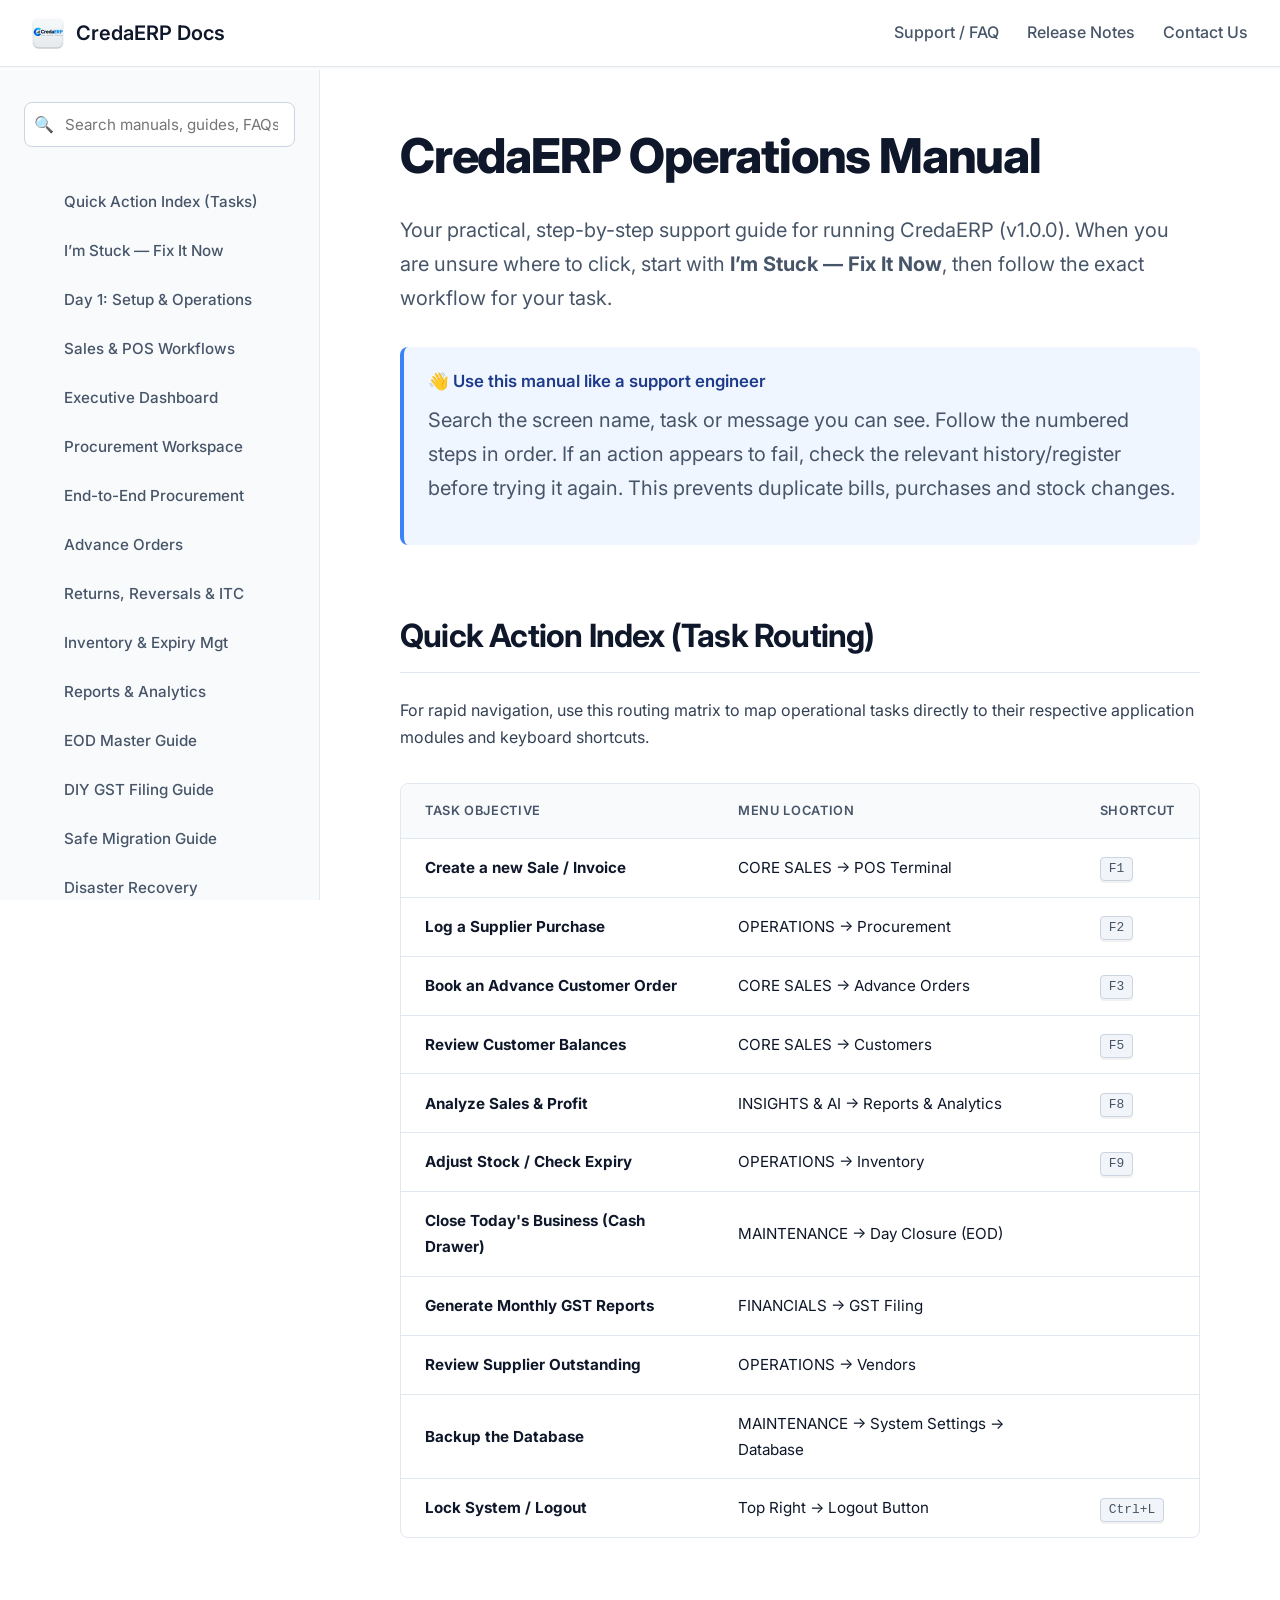
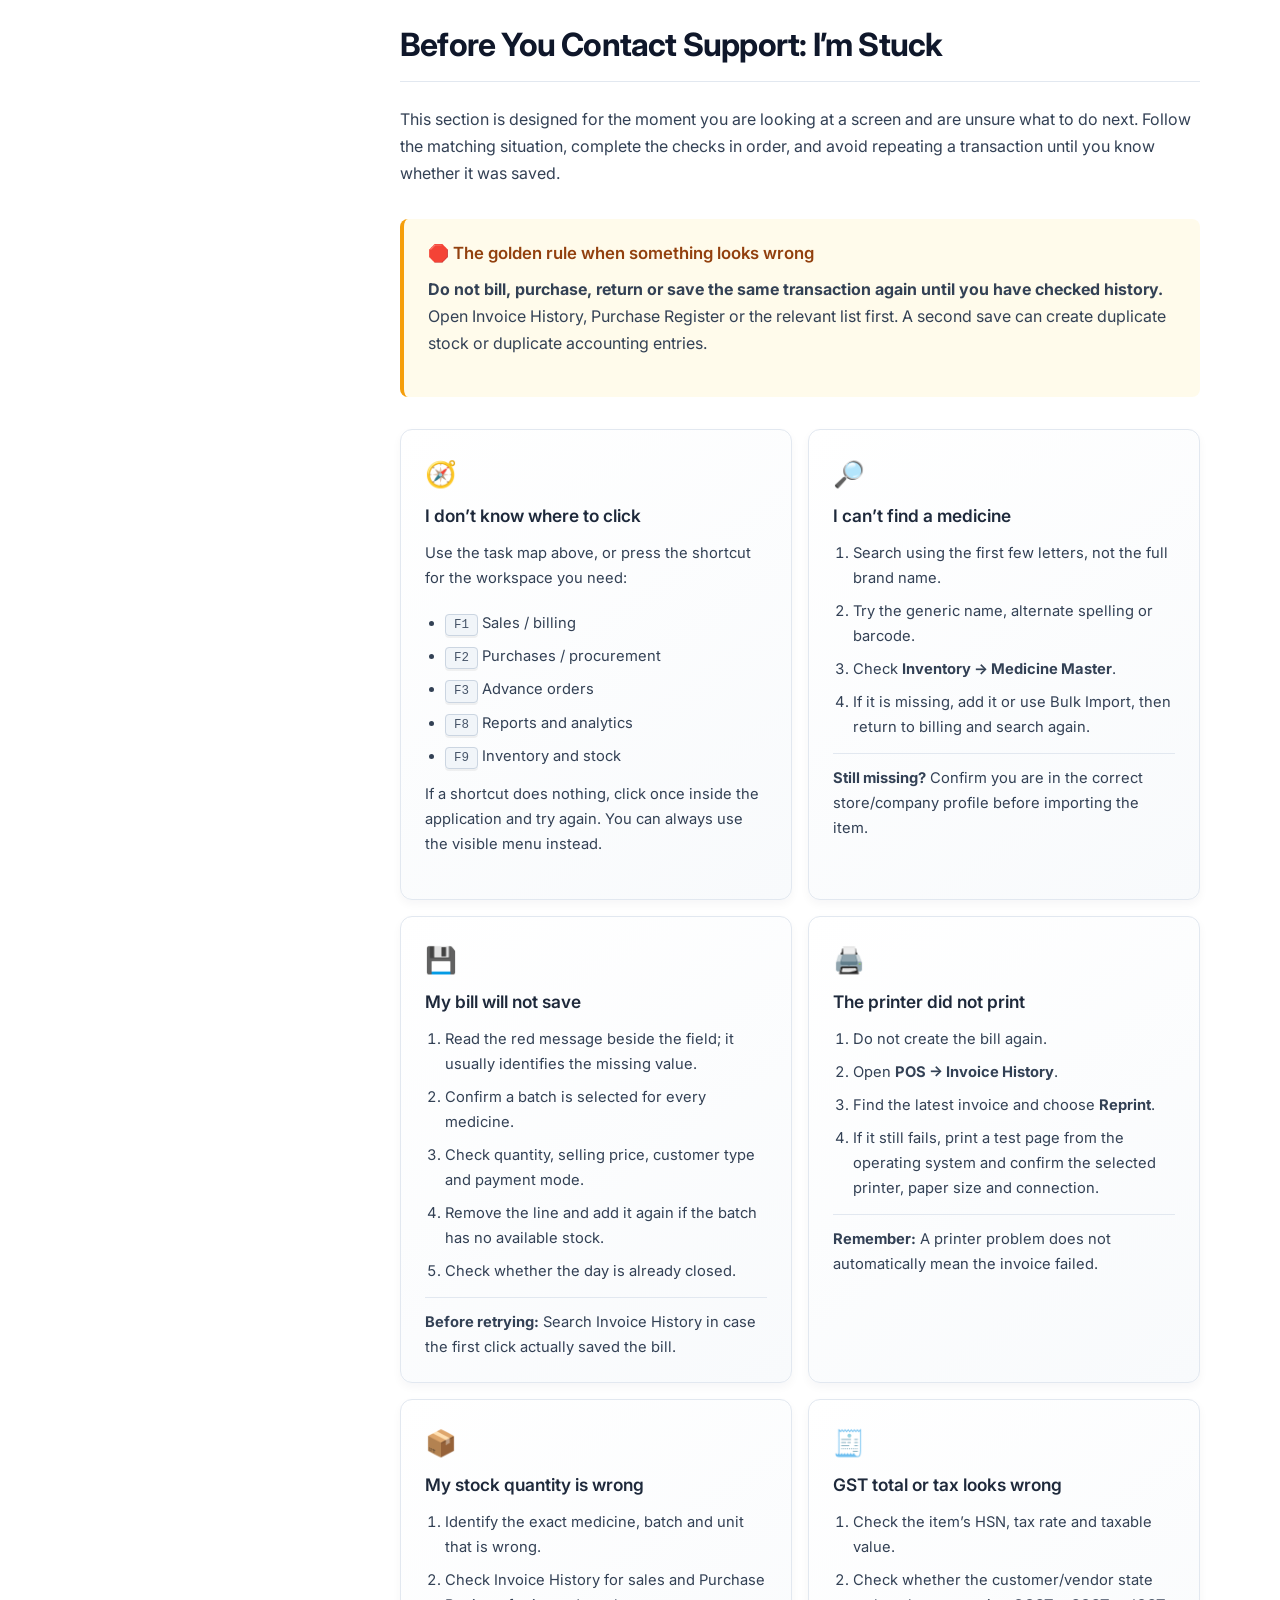
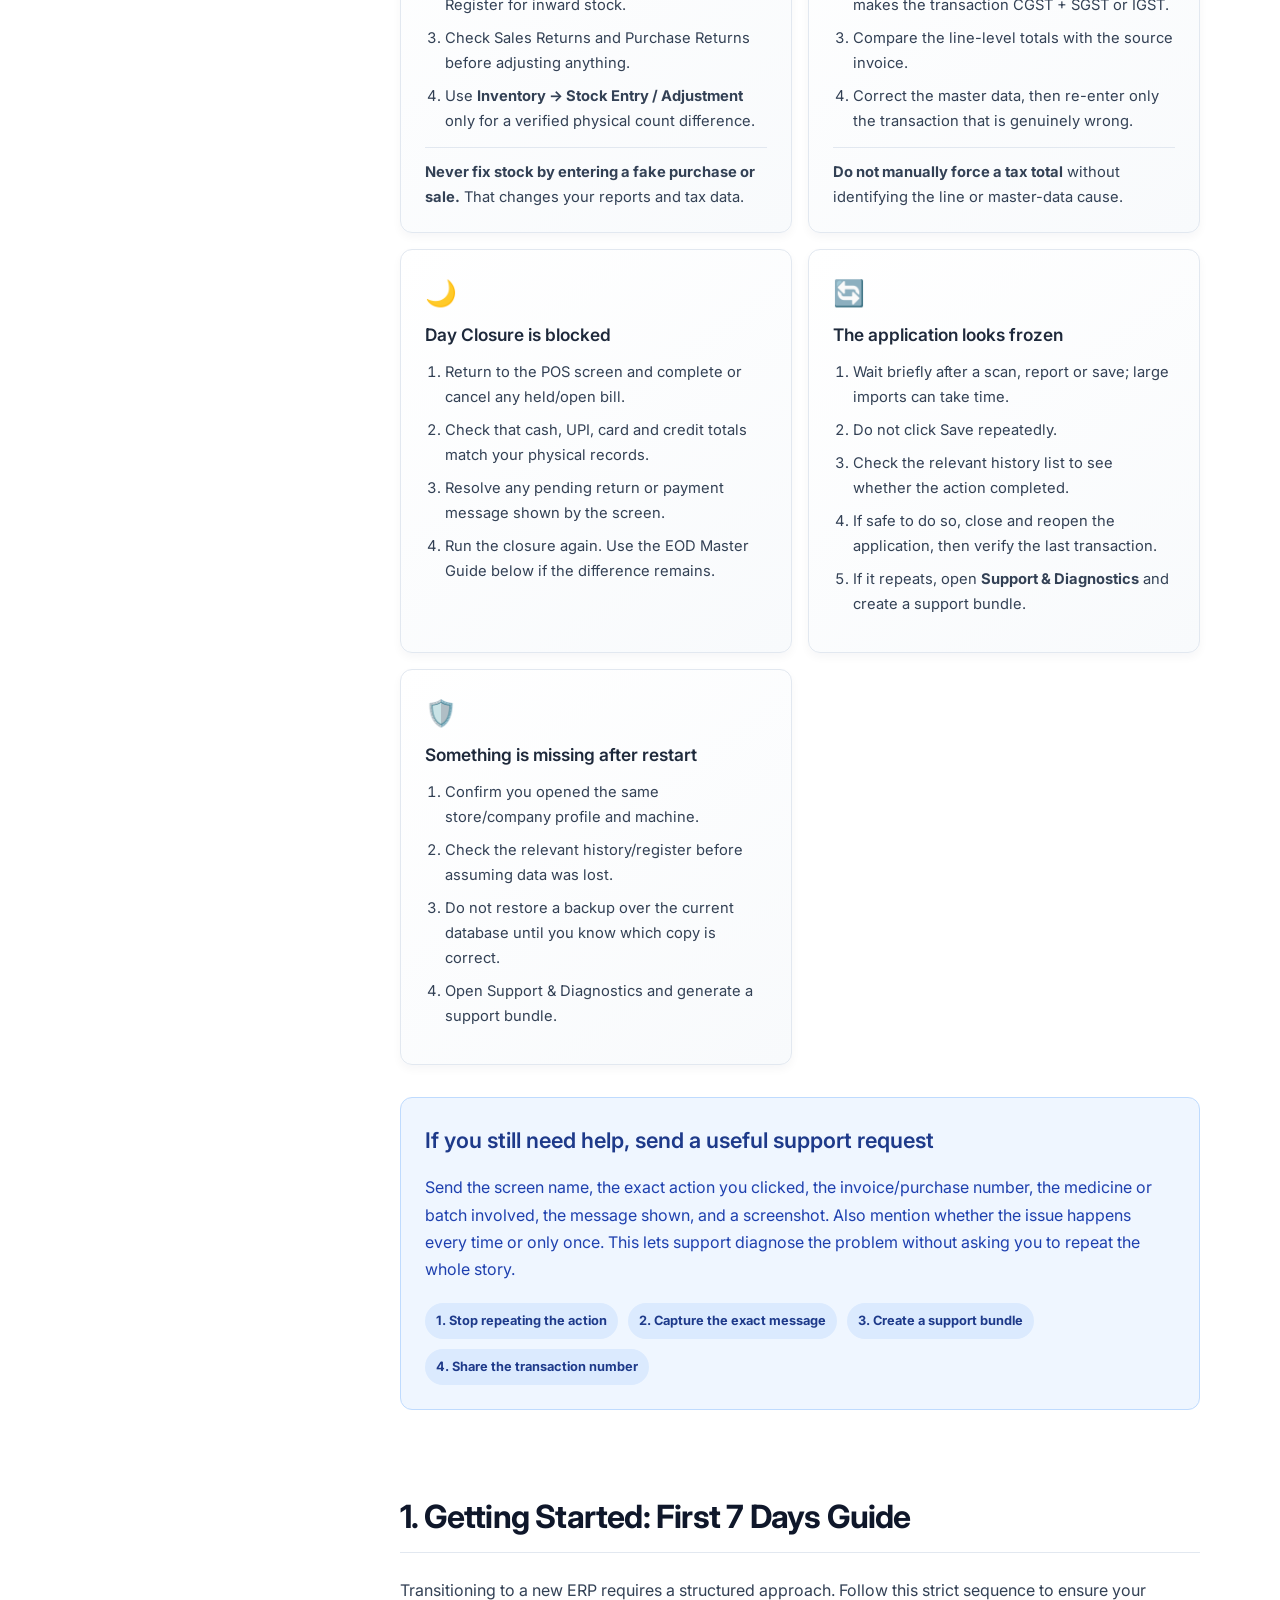
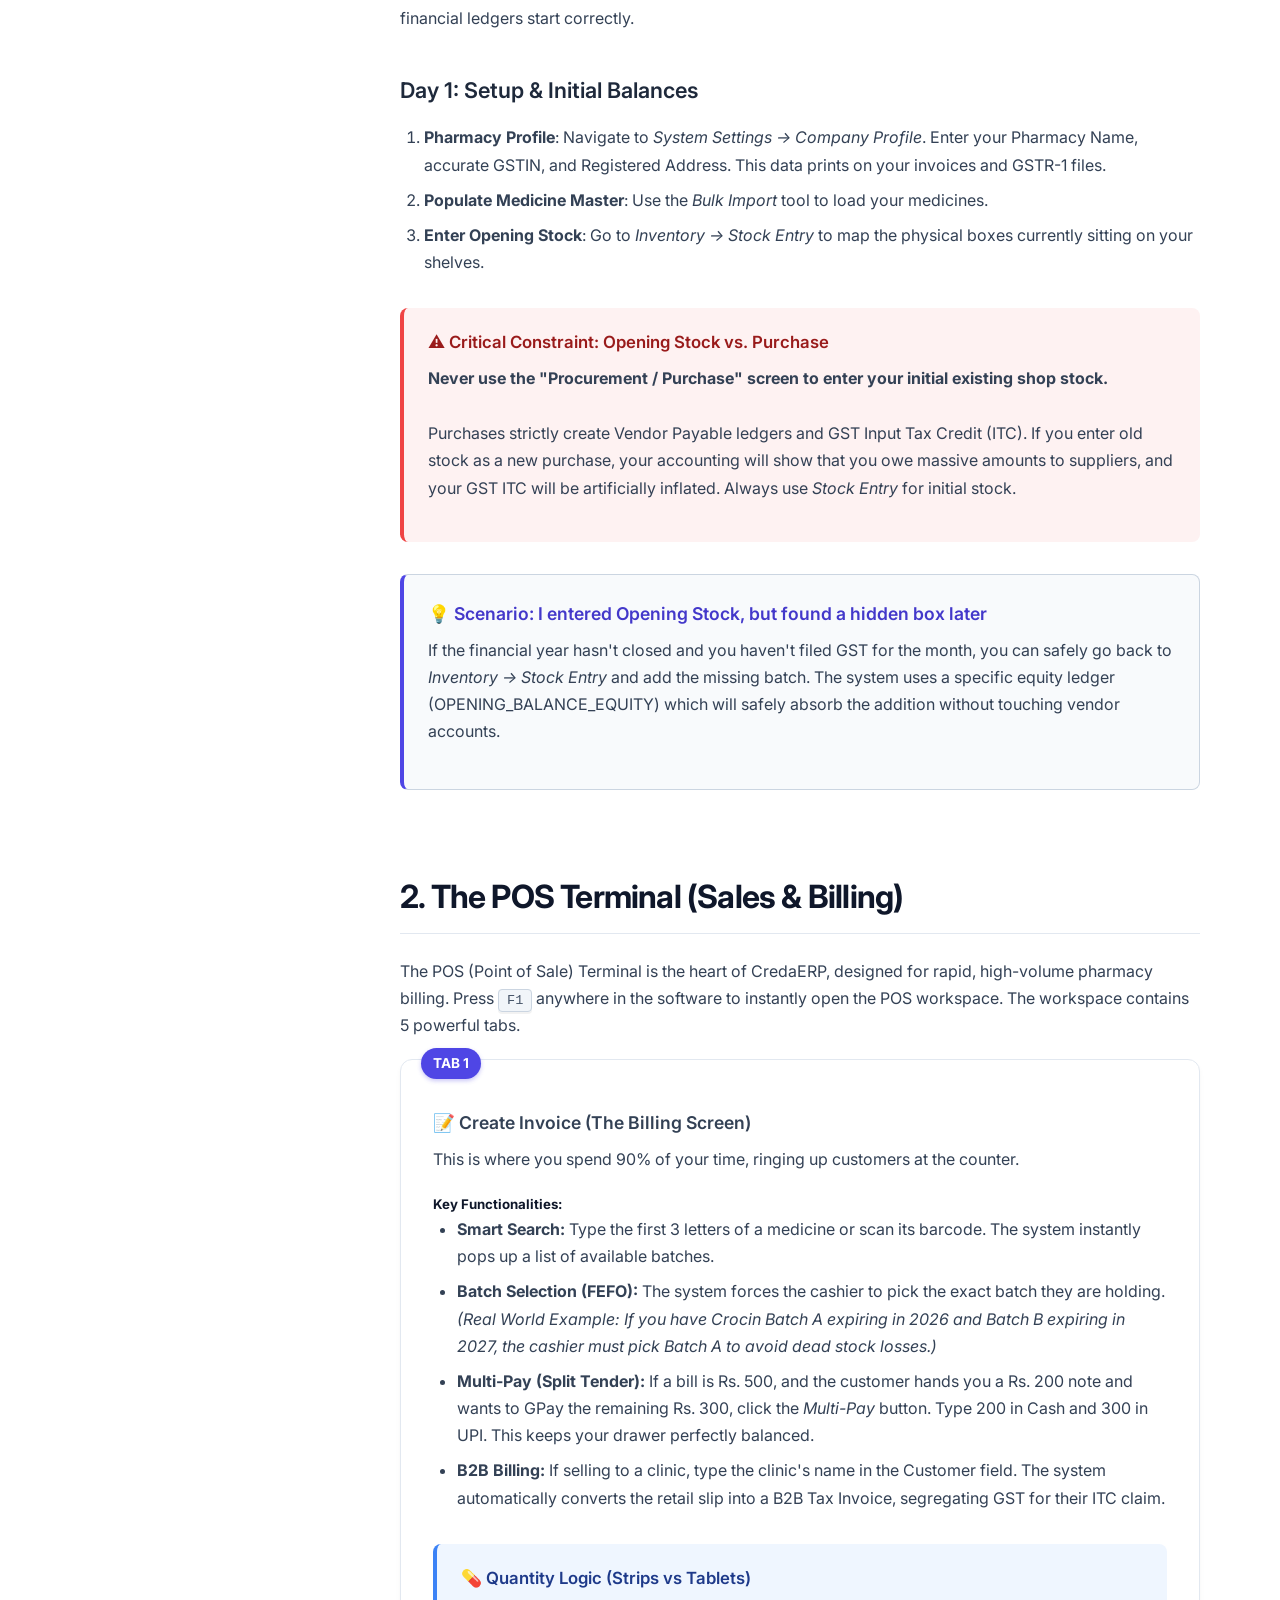
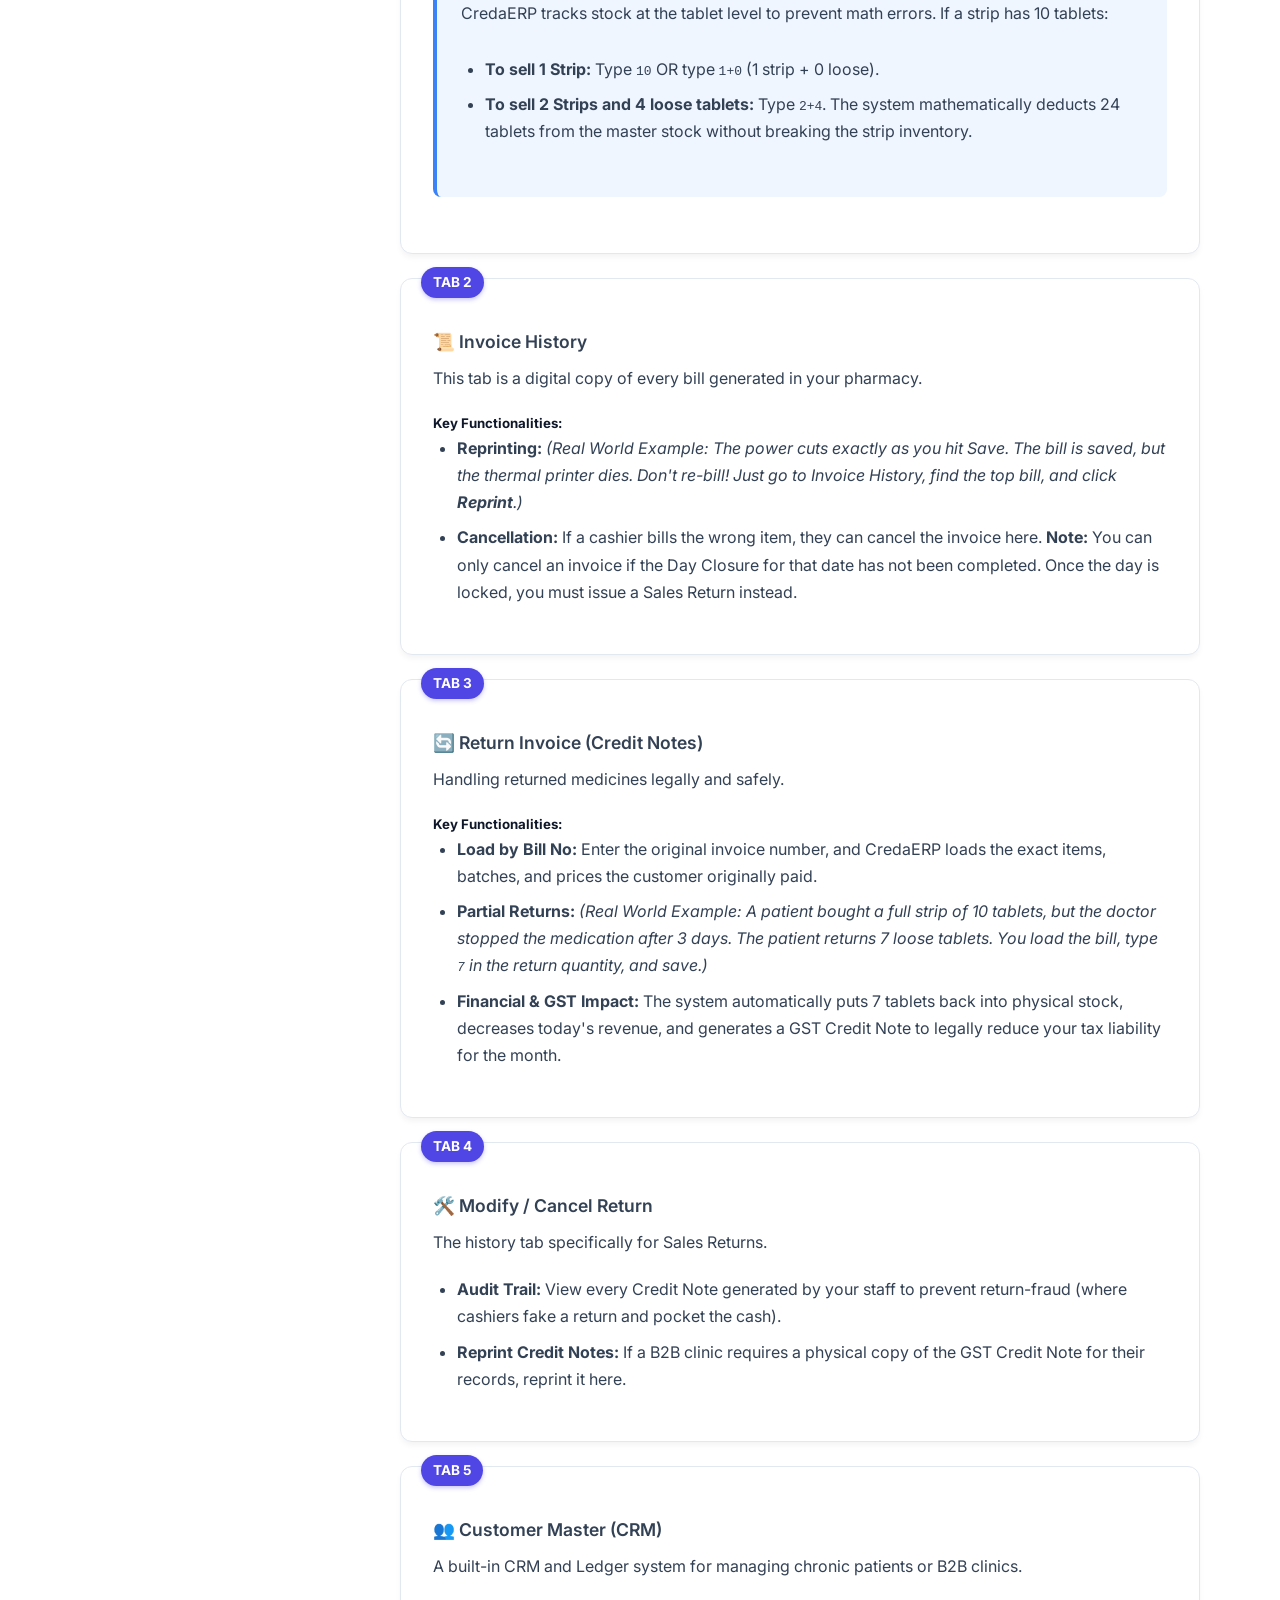
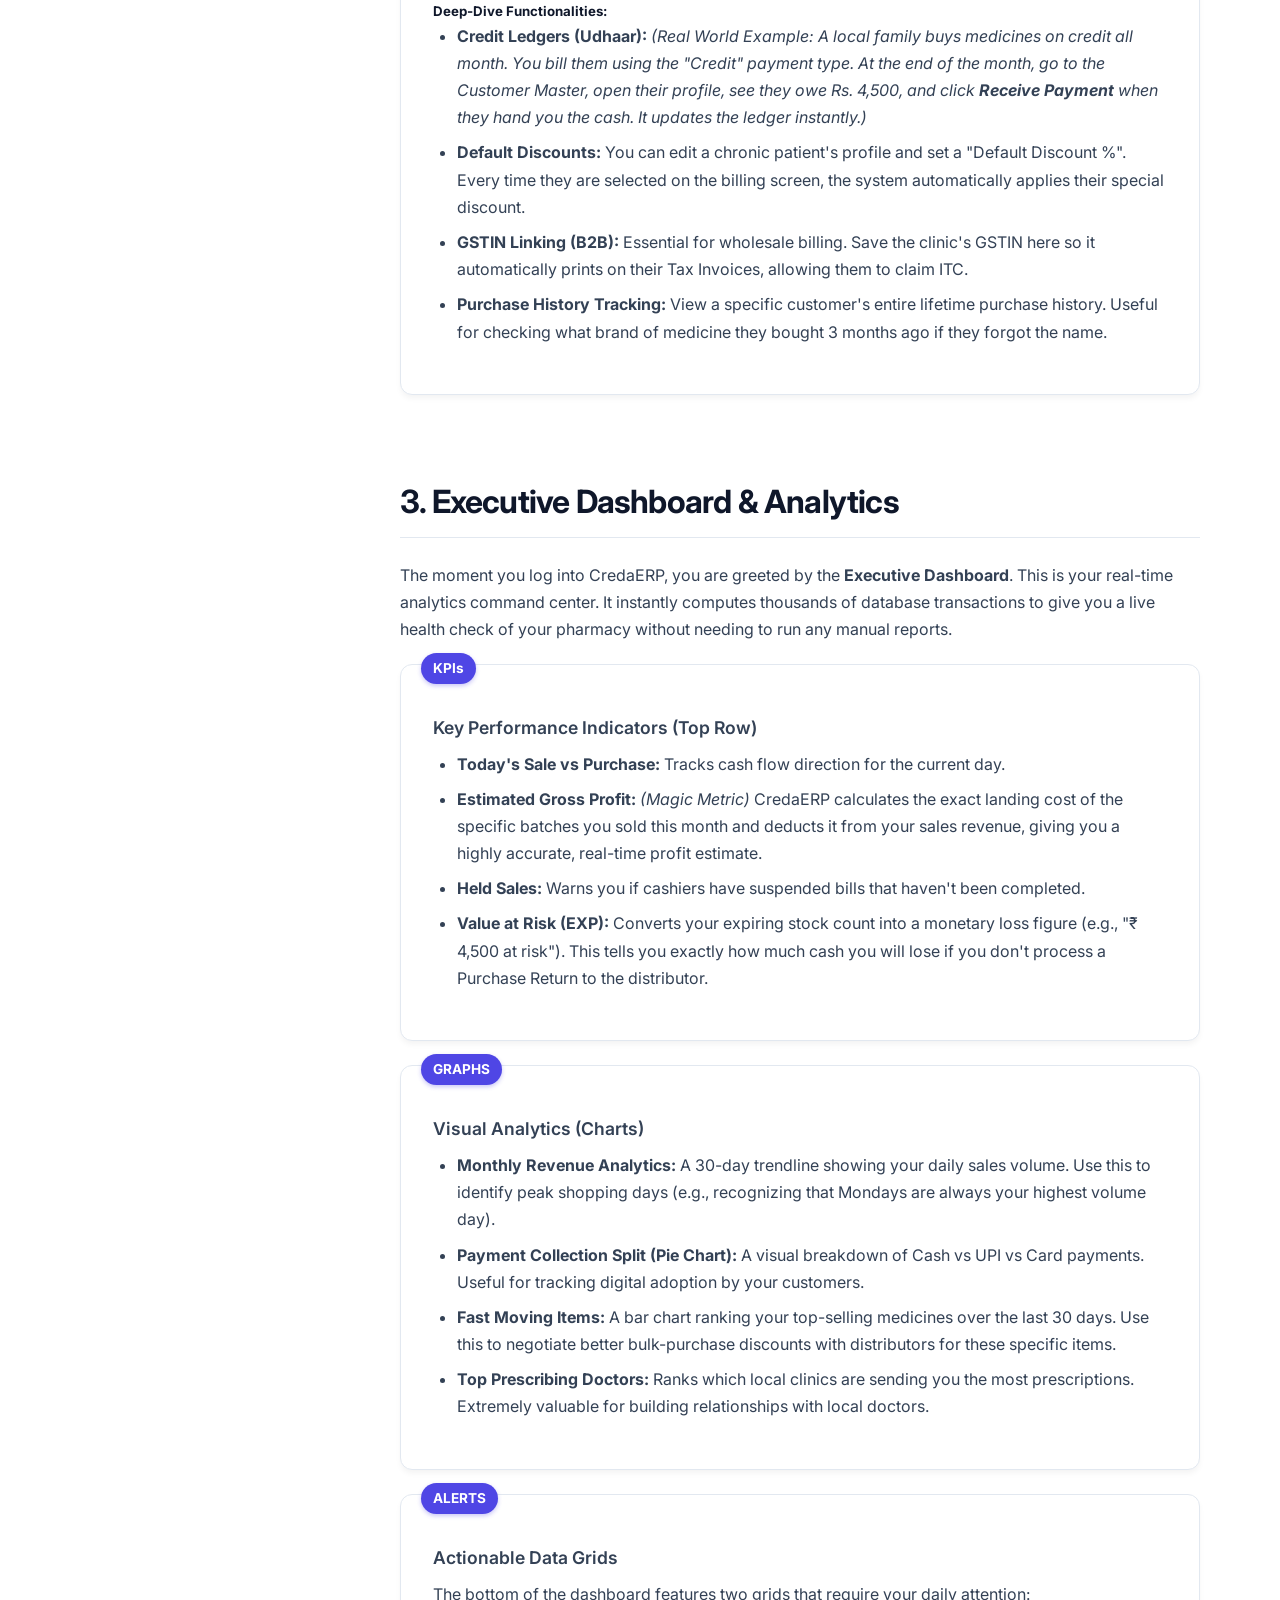
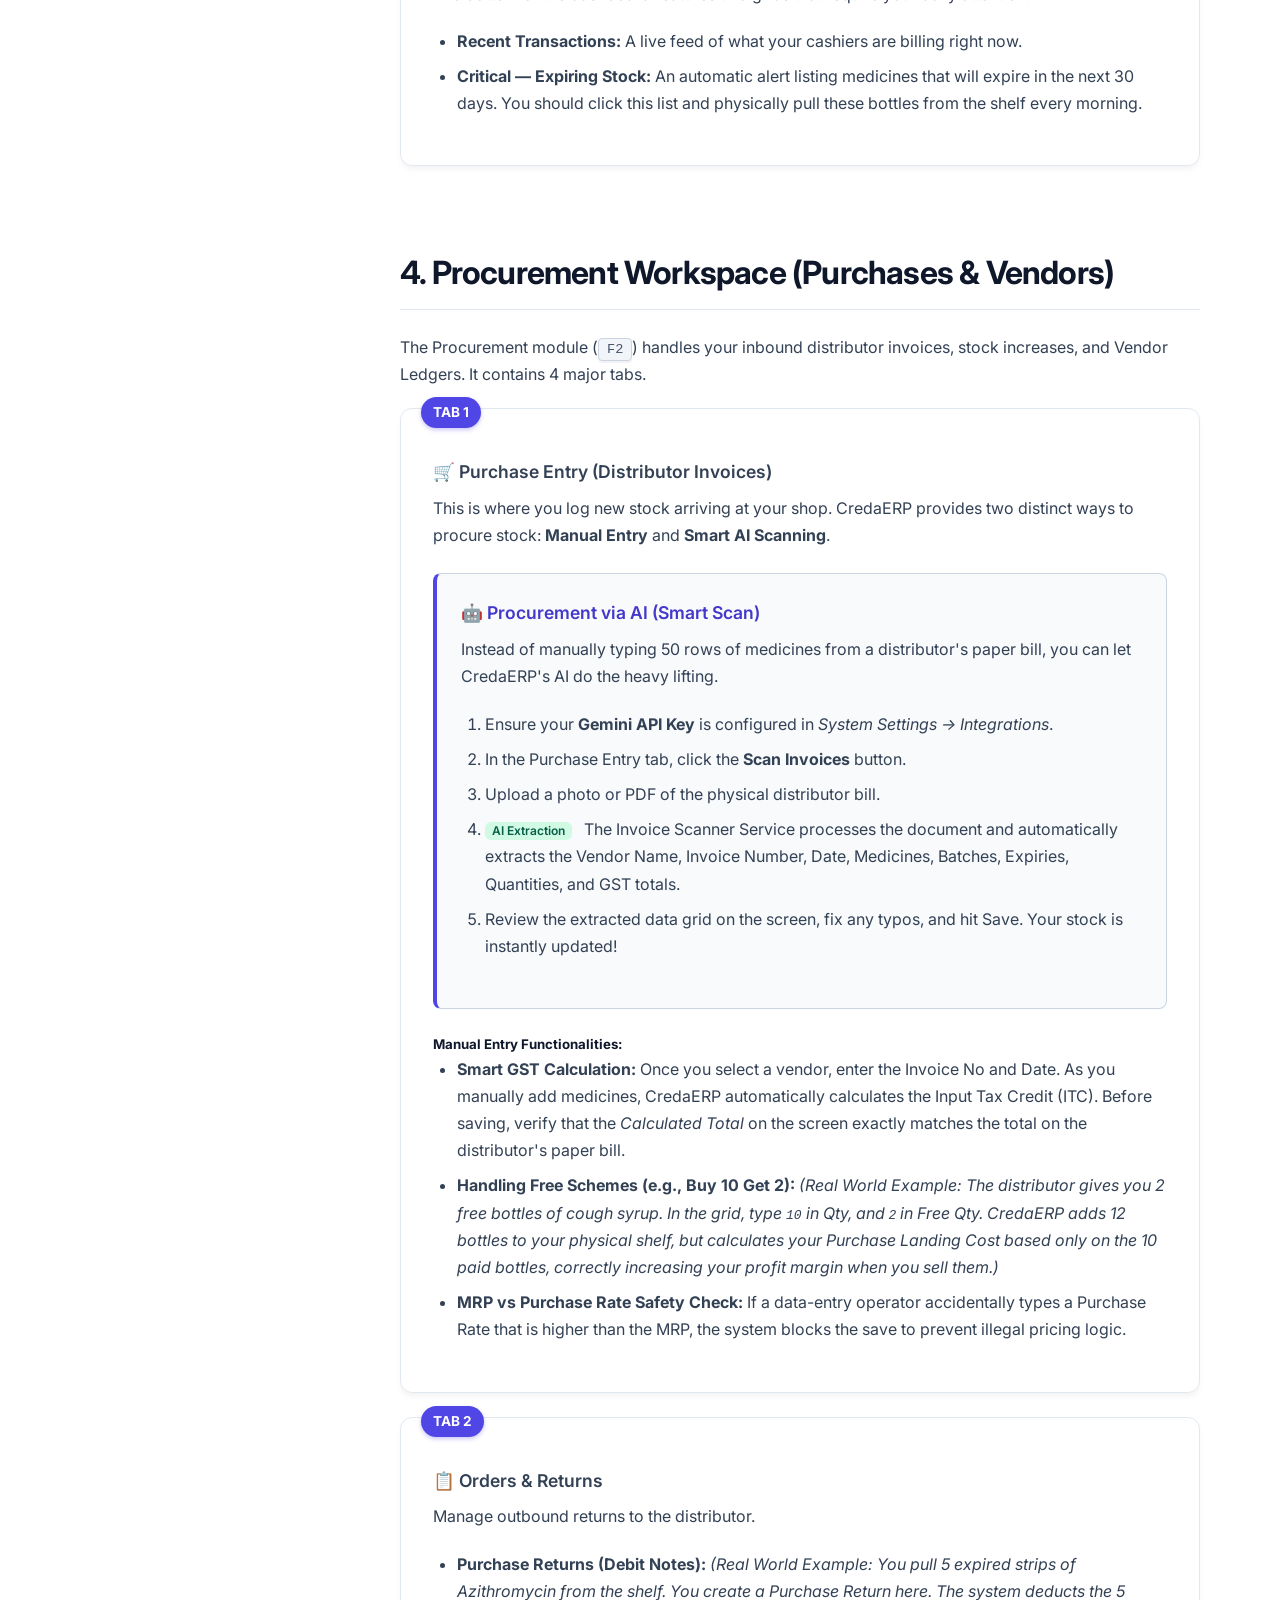
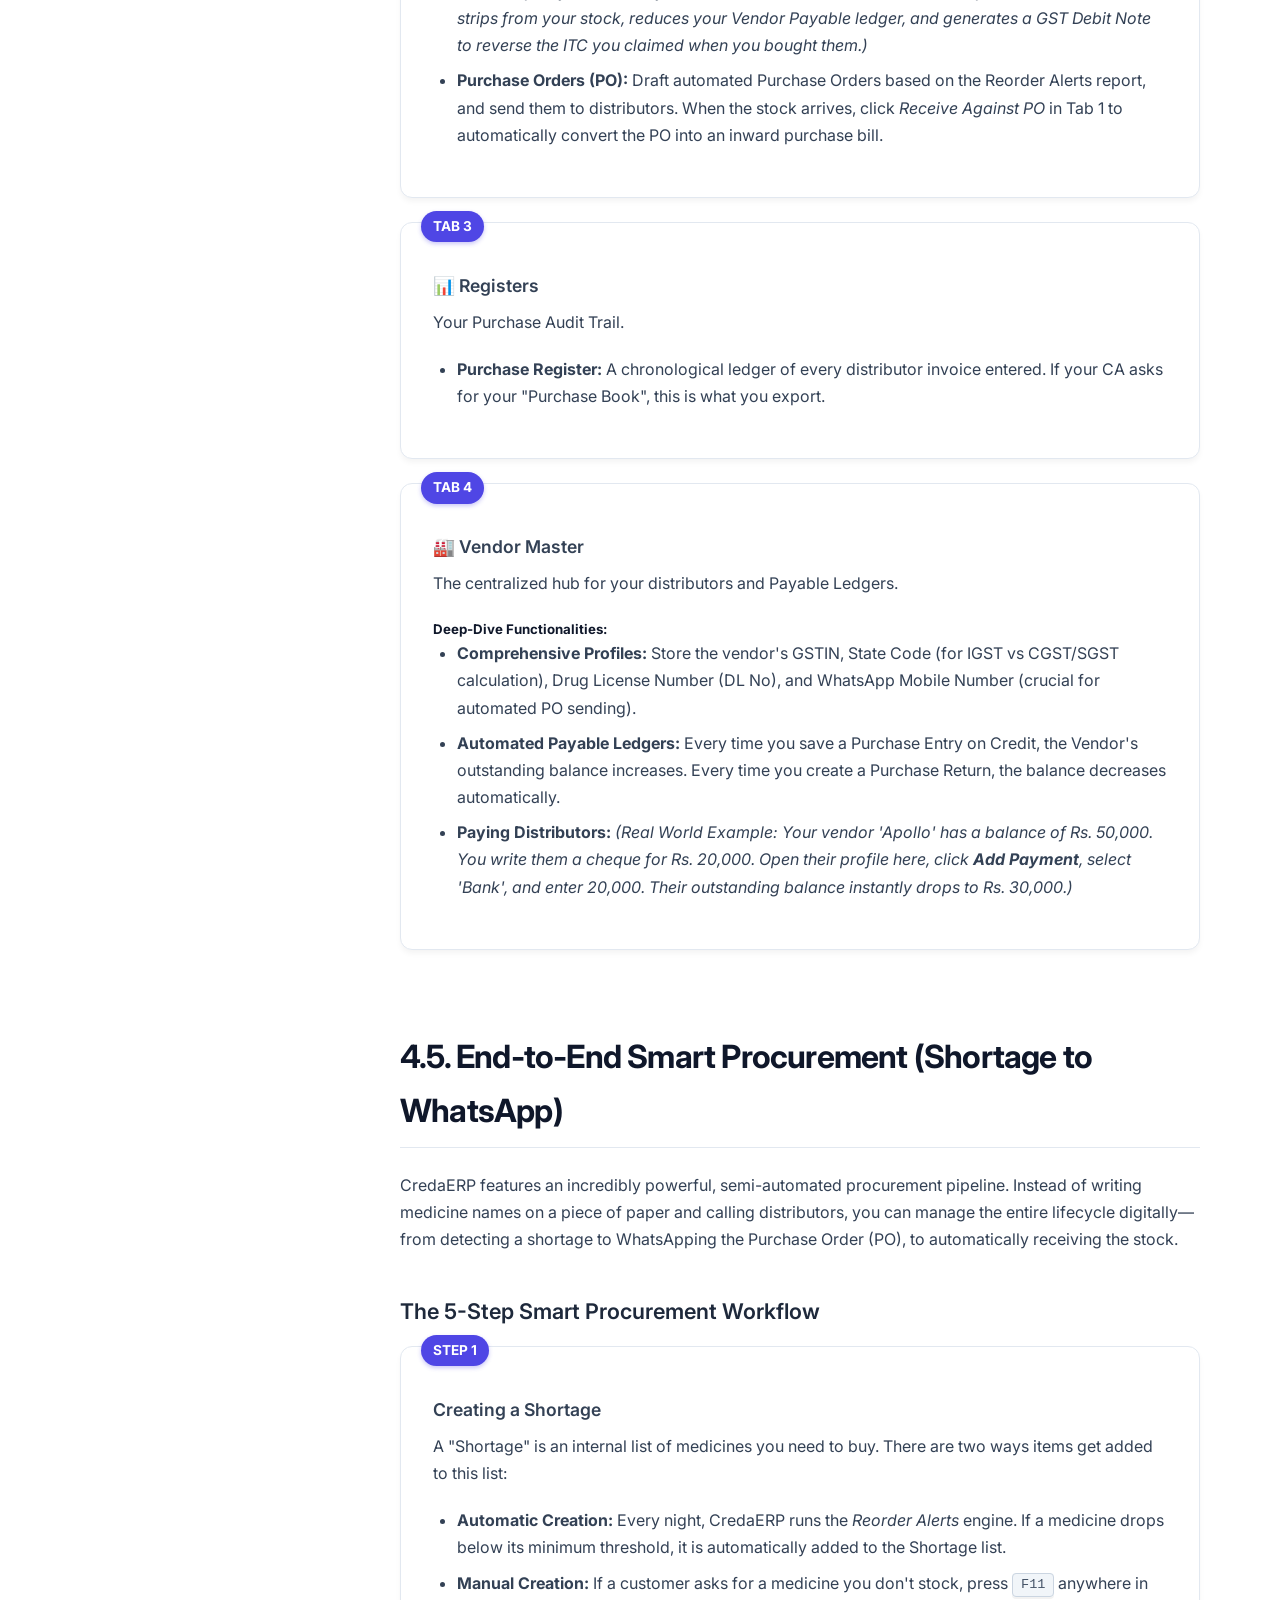
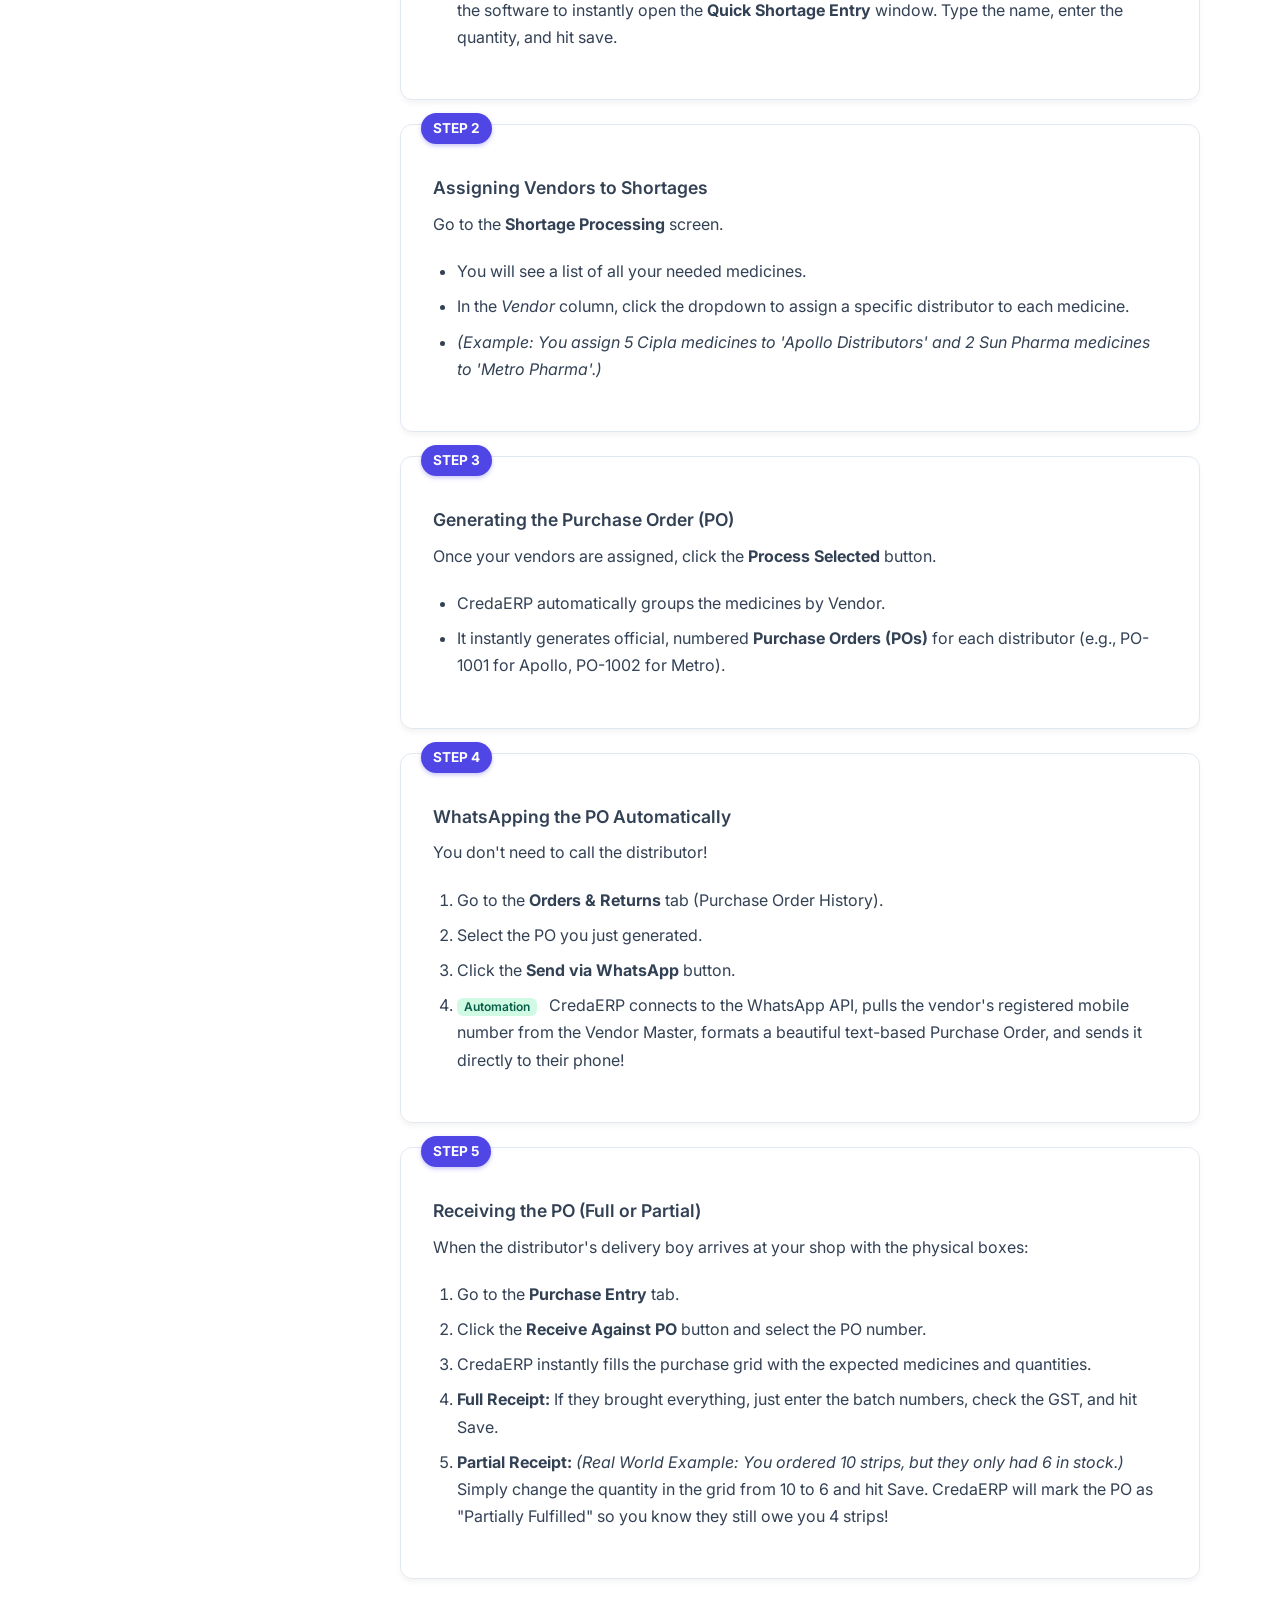
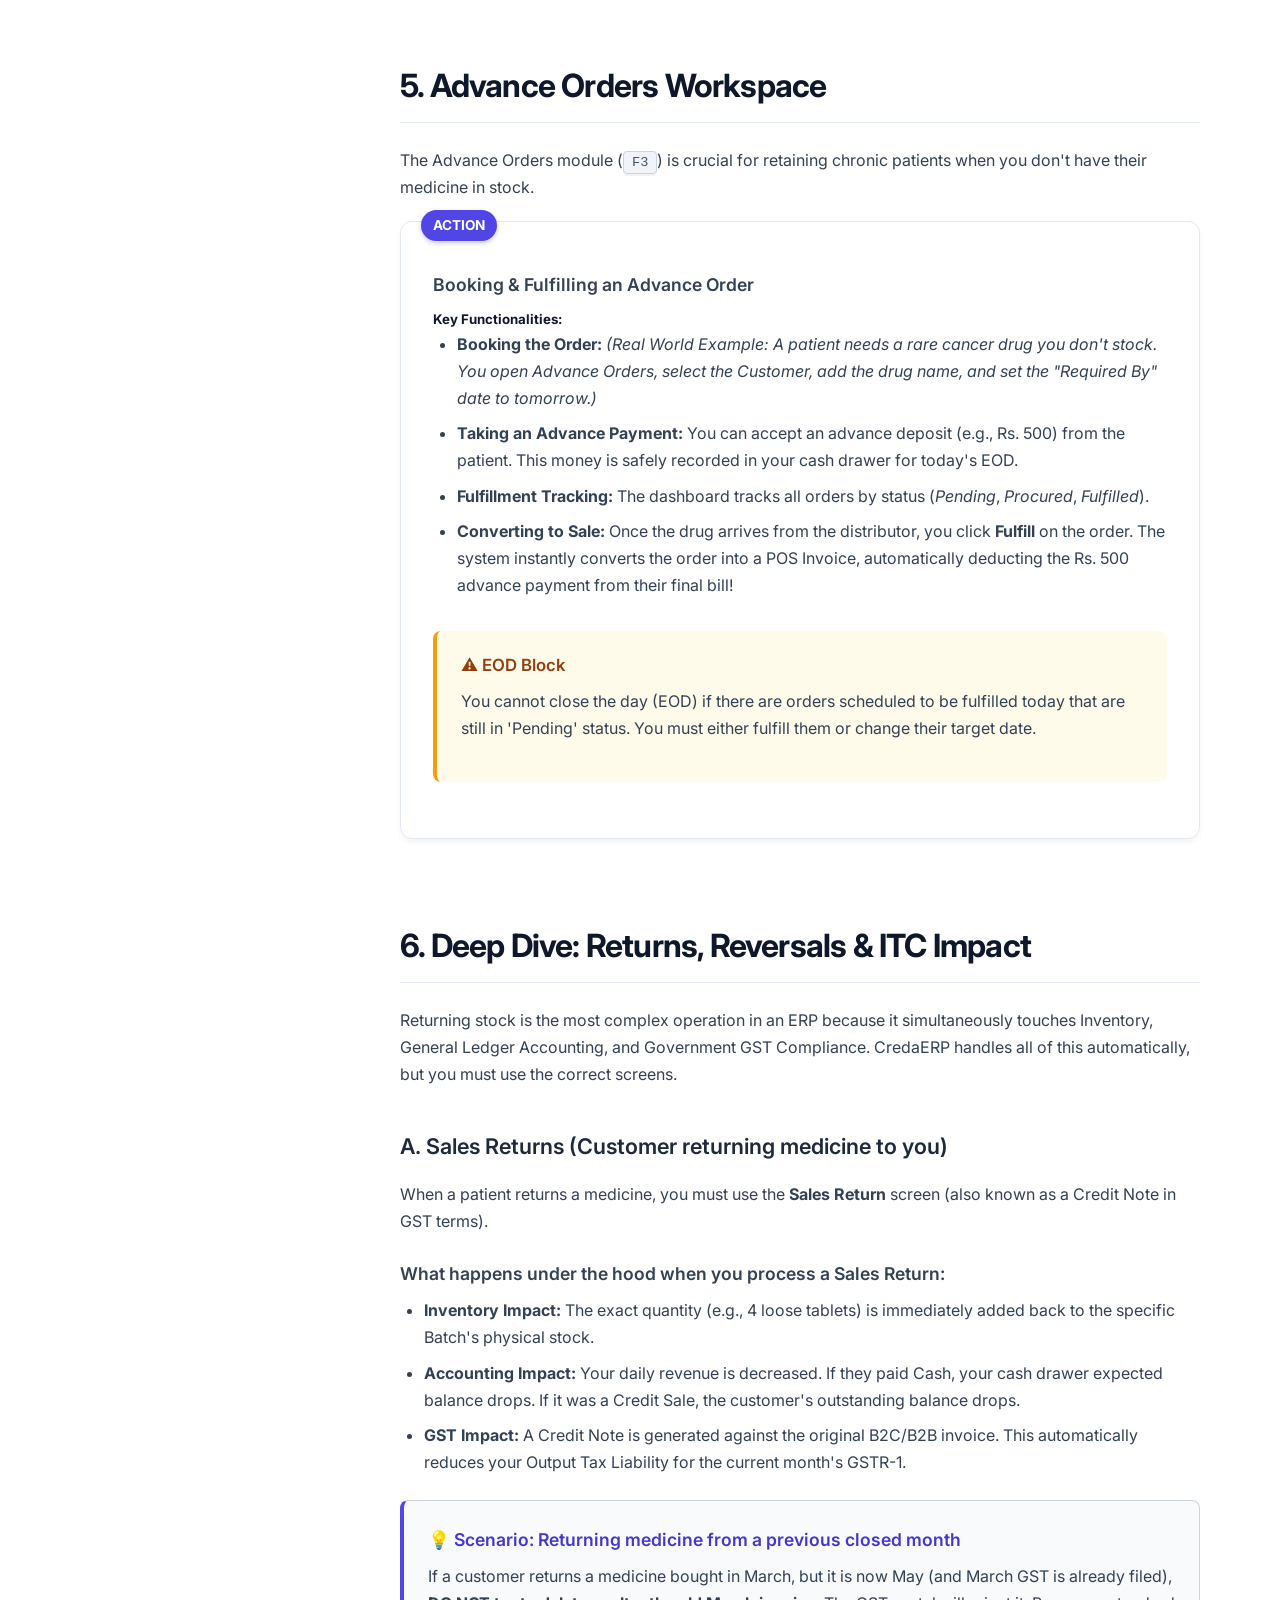
<file: user-manual/index.html>
<!DOCTYPE html>
<html lang="en">
<head>
    <meta charset="UTF-8">
    <meta name="viewport" content="width=device-width, initial-scale=1.0">
    <title>CredaERP User Manual & Help Center</title>
    <link href="https://fonts.googleapis.com/css2?family=Inter:wght@300;400;500;600;700&display=swap" rel="stylesheet">
    <style>
        :root {
            --primary: #4f46e5;
            --primary-dark: #4338ca;
            --primary-light: #e0e7ff;
            --sidebar-bg: #f8fafc;
            --text-main: #0f172a;
            --text-muted: #475569;
            --border: #e2e8f0;
            --bg-main: #ffffff;
            --success: #10b981;
            --warning: #f59e0b;
            --danger: #ef4444;
            --info: #3b82f6;
        }

        * {
            box-sizing: border-box;
            margin: 0;
            padding: 0;
        }

        body {
            font-family: 'Inter', -apple-system, BlinkMacSystemFont, "Segoe UI", Roboto, sans-serif;
            color: var(--text-main);
            background-color: var(--bg-main);
            line-height: 1.7;
            display: flex;
            flex-direction: column;
            min-height: 100vh;
        }

        /* Top Navbar */
        .navbar {
            background-color: #ffffff;
            border-bottom: 1px solid var(--border);
            padding: 1rem 2rem;
            display: flex;
            align-items: center;
            justify-content: space-between;
            position: sticky;
            top: 0;
            z-index: 100;
            box-shadow: 0 1px 2px 0 rgba(0, 0, 0, 0.05);
        }

        .navbar-brand {
            font-size: 1.5rem;
            font-weight: 700;
            color: var(--primary);
            display: flex;
            align-items: center;
            gap: 0.75rem;
        }

        .navbar-brand span {
            color: var(--text-main);
            font-size: 1.25rem;
            font-weight: 600;
        }

        .navbar-links a {
            text-decoration: none;
            color: var(--text-muted);
            font-weight: 500;
            margin-left: 1.5rem;
            transition: color 0.2s;
        }

        .navbar-links a:hover {
            color: var(--primary);
        }

        /* Layout */
        .container {
            display: flex;
            flex: 1;
        }

        /* Sidebar Styling */
        .sidebar {
            width: 320px;
            background-color: var(--sidebar-bg);
            border-right: 1px solid var(--border);
            height: calc(100vh - 70px);
            position: sticky;
            top: 70px;
            overflow-y: auto;
            padding: 2rem 1.5rem;
            flex-shrink: 0;
        }

        .search-container {
            position: relative;
            margin-bottom: 2rem;
        }

        .search-box {
            width: 100%;
            padding: 0.75rem 1rem 0.75rem 2.5rem;
            border: 1px solid #cbd5e1;
            border-radius: 8px;
            font-family: 'Inter', sans-serif;
            font-size: 0.95rem;
            transition: all 0.2s;
            background-color: #ffffff;
        }
        
        .search-icon {
            position: absolute;
            left: 10px;
            top: 50%;
            transform: translateY(-50%);
            color: #94a3b8;
        }

        .search-box:focus {
            outline: none;
            border-color: var(--primary);
            box-shadow: 0 0 0 4px var(--primary-light);
        }

        .sidebar-nav {
            list-style: none;
        }

        .sidebar-nav li {
            margin-bottom: 0.25rem;
        }

        .sidebar-nav a {
            text-decoration: none;
            color: var(--text-muted);
            font-size: 0.95rem;
            font-weight: 500;
            display: block;
            padding: 0.6rem 1rem;
            border-radius: 6px;
            transition: all 0.2s ease;
        }

        .sidebar-nav a:hover {
            background-color: #f1f5f9;
            color: var(--text-main);
        }

        .sidebar-nav a.active {
            background-color: var(--primary-light);
            color: var(--primary-dark);
            font-weight: 600;
        }

        /* Main Content Styling */
        .main-content {
            flex-grow: 1;
            padding: 3rem 5rem;
            max-width: 1100px;
            margin: 0 auto;
        }

        .header {
            margin-bottom: 4rem;
        }

        .header h1 {
            font-size: 3rem;
            font-weight: 800;
            letter-spacing: -0.025em;
            color: #0f172a;
            margin-bottom: 1rem;
        }

        .header p {
            color: var(--text-muted);
            font-size: 1.25rem;
            max-width: 800px;
        }

        section {
            margin-bottom: 5rem;
            scroll-margin-top: 100px;
        }

        h2 {
            font-size: 2rem;
            margin-bottom: 1.5rem;
            color: #0f172a;
            font-weight: 700;
            letter-spacing: -0.025em;
            padding-bottom: 0.5rem;
            border-bottom: 1px solid var(--border);
        }

        h3 {
            font-size: 1.35rem;
            margin-top: 2.5rem;
            margin-bottom: 1rem;
            color: #1e293b;
            font-weight: 600;
        }
        
        h4 {
            font-size: 1.1rem;
            margin-top: 1.5rem;
            margin-bottom: 0.5rem;
            color: #334155;
            font-weight: 600;
        }

        p {
            margin-bottom: 1.25rem;
            color: #334155;
        }

        ul, ol {
            margin-bottom: 1.5rem;
            padding-left: 1.5rem;
            color: #334155;
        }

        li {
            margin-bottom: 0.5rem;
        }

        /* Callouts / Alerts */
        .callout {
            padding: 1.25rem 1.5rem;
            border-radius: 8px;
            margin: 2rem 0;
            border-left: 4px solid;
            display: flex;
            flex-direction: column;
            gap: 0.5rem;
        }
        
        .callout-header {
            display: flex;
            align-items: center;
            font-weight: 600;
            font-size: 1.05rem;
            gap: 0.5rem;
        }

        .callout.info {
            border-left-color: var(--info);
            background-color: #eff6ff;
            color: #1e3a8a;
        }

        .callout.warning {
            border-left-color: var(--warning);
            background-color: #fffbeb;
            color: #92400e;
        }

        .callout.danger {
            border-left-color: var(--danger);
            background-color: #fef2f2;
            color: #991b1b;
        }
        
        .callout.success {
            border-left-color: var(--success);
            background-color: #ecfdf5;
            color: #065f46;
        }

        /* Tables */
        .table-wrapper {
            overflow-x: auto;
            margin: 2rem 0;
            border-radius: 8px;
            border: 1px solid var(--border);
        }

        table {
            width: 100%;
            border-collapse: collapse;
            font-size: 0.95rem;
        }

        th, td {
            padding: 1rem 1.5rem;
            border-bottom: 1px solid var(--border);
            text-align: left;
        }

        th {
            background-color: #f8fafc;
            font-weight: 600;
            color: #475569;
            text-transform: uppercase;
            font-size: 0.8rem;
            letter-spacing: 0.05em;
        }
        
        tr:last-child td {
            border-bottom: none;
        }

        /* Keyboard shortcuts */
        kbd {
            background-color: #f1f5f9;
            border: 1px solid #cbd5e1;
            border-radius: 4px;
            padding: 0.2rem 0.5rem;
            font-size: 0.85em;
            font-family: ui-monospace, SFMono-Regular, Menlo, Monaco, Consolas, monospace;
            box-shadow: 0 2px 0 rgba(0,0,0,0.05);
            color: #475569;
            font-weight: 500;
        }
        
        /* Scenario styling (replaces edge cases) */
        .scenario-box {
            background-color: #f8fafc; border: 1px solid #cbd5e1; border-radius: 8px;
            padding: 1.5rem; margin: 1.5rem 0;
            border-left: 4px solid var(--primary);
        }
        .scenario-box h4 { 
            margin-top: 0; color: var(--primary-dark); display: flex; align-items: center; gap: 0.5rem; 
        }

        
        /* Search Dropdown */
        .search-results {
            position: absolute; top: 100%; left: 0; right: 0; background: white;
            border: 1px solid var(--border); border-radius: 6px;
            box-shadow: 0 10px 15px -3px rgba(0, 0, 0, 0.1); max-height: 350px;
            overflow-y: auto; z-index: 50; list-style: none; margin-top: 5px; display: none;
        }
        .search-results li { margin: 0; border-bottom: 1px solid var(--border); }
        .search-results li:last-child { border-bottom: none; }
        .search-results a {
            display: block; padding: 0.75rem 1rem; color: var(--text-main);
            text-decoration: none; font-size: 0.9rem;
        }
        .search-results a:hover { background-color: var(--primary-light); color: var(--primary-dark); }
        .search-match {
            font-size: 0.75rem; color: var(--text-muted); display: block;
            margin-top: 0.25rem; white-space: nowrap; overflow: hidden; text-overflow: ellipsis;
        }
        
        /* Step Cards for Tutorials */
        .step-card {
            background: #ffffff;
            border: 1px solid var(--border);
            border-radius: 12px;
            padding: 1.5rem 2rem;
            margin-bottom: 1.5rem;
            box-shadow: 0 4px 6px -1px rgba(0, 0, 0, 0.05);
            position: relative;
        }
        .step-number {
            position: absolute;
            top: -12px;
            left: 20px;
            background: var(--primary);
            color: white;
            font-weight: 700;
            font-size: 0.85rem;
            padding: 4px 12px;
            border-radius: 20px;
            box-shadow: 0 2px 4px rgba(79, 70, 229, 0.3);
        }
        .badge {
            display: inline-block;
            padding: 0.25em 0.6em;
            font-size: 0.75rem;
            font-weight: 600;
            line-height: 1;
            text-align: center;
            white-space: nowrap;
            vertical-align: baseline;
            border-radius: 0.375rem;
            background-color: var(--primary-light);
            color: var(--primary-dark);
            margin-right: 0.5rem;
        }
        .badge.warning { background-color: #fef3c7; color: #92400e; }
        .badge.success { background-color: #d1fae5; color: #065f46; }

        /* Customer-first troubleshooting cards */
        .help-grid {
            display: grid;
            grid-template-columns: repeat(2, minmax(0, 1fr));
            gap: 1rem;
            margin: 2rem 0;
        }
        .help-card {
            border: 1px solid var(--border);
            border-radius: 12px;
            padding: 1.35rem 1.5rem;
            background: linear-gradient(145deg, #ffffff, #f8fafc);
            box-shadow: 0 4px 10px rgba(15, 23, 42, .04);
        }
        .help-card h3 { margin: .35rem 0 .65rem; font-size: 1.08rem; }
        .help-card p, .help-card li { font-size: .92rem; }
        .help-card ol, .help-card ul { margin-bottom: .8rem; padding-left: 1.25rem; }
        .help-icon { font-size: 1.6rem; }
        .help-result {
            border-top: 1px solid var(--border);
            padding-top: .75rem;
            margin-bottom: 0;
            color: #334155;
        }
        .support-handoff {
            margin-top: 2rem;
            padding: 1.5rem;
            border-radius: 12px;
            border: 1px solid #bfdbfe;
            background: #eff6ff;
        }
        .support-handoff h3 { margin-top: 0; color: #1e3a8a; }
        .support-handoff p { color: #1e40af; }
        .handoff-steps { display: flex; flex-wrap: wrap; gap: .6rem; }
        .handoff-steps span {
            padding: .45rem .7rem;
            border-radius: 999px;
            background: #dbeafe;
            color: #1e3a8a;
            font-size: .8rem;
            font-weight: 700;
        }
        /* Mobile Responsiveness */
        @media (max-width: 1024px) {
            .main-content {
                padding: 3rem 2rem;
            }
        }
        
        @media (max-width: 768px) {
            .container {
                flex-direction: column;
            }
            .sidebar {
                width: 100%;
                height: auto;
                position: relative;
                top: 0;
                padding: 1.5rem;
                border-right: none;
                border-bottom: 1px solid var(--border);
            }
            .main-content {
                padding: 2rem 1.5rem;
            }
            .navbar-links {
                display: none;
            }
            .help-grid {
                grid-template-columns: 1fr;
            }
        }
    </style>
</head>
<body>

    <!-- Top Navbar -->
    <nav class="navbar">
        <div class="navbar-brand">
            <img src="../images/logo.png" alt="CredaERP Logo" style="height: 32px; width: auto; border-radius: 4px;">
            <span>CredaERP Docs</span>
        </div>
        <div class="navbar-links">
            <a href="#faq">Support / FAQ</a>
            <a href="#release-notes">Release Notes</a>
            <a href="#contact-us">Contact Us</a>
        </div>
    </nav>

    <div class="container">
        <!-- Sidebar Navigation -->
        <aside class="sidebar">
            
            <div class="search-container">
                <span class="search-icon">🔍</span>
                <input type="text" id="searchInput" class="search-box" placeholder="Search manuals, guides, FAQs...">
                <ul id="searchResults" class="search-results"></ul>
            </div>
            
            <ul class="sidebar-nav" id="navMenu">
                <li><a href="#quick-action" class="active">Quick Action Index (Tasks)</a></li>
                <li><a href="#stuck-support">I’m Stuck — Fix It Now</a></li>
                <li><a href="#getting-started">Day 1: Setup & Operations</a></li>
                <li><a href="#sales-billing">Sales & POS Workflows</a></li>
                <li><a href="#executive-dashboard">Executive Dashboard</a></li>
                <li><a href="#purchase">Procurement Workspace</a></li>
                <li><a href="#end-to-end-procurement">End-to-End Procurement</a></li>
                <li><a href="#advance-orders">Advance Orders</a></li>
                <li><a href="#returns-reversals">Returns, Reversals & ITC</a></li>
                <li><a href="#inventory">Inventory & Expiry Mgt</a></li>
                <li><a href="#reports">Reports & Analytics</a></li>
                <li><a href="#eod-closure">EOD Master Guide</a></li>
                <li><a href="#gst-compliance">DIY GST Filing Guide</a></li>
                <li><a href="#migration">Safe Migration Guide</a></li>
                <li><a href="#backup-restore">Disaster Recovery</a></li>
                <li><a href="#support-diagnostics">Support Diagnostics</a></li>
                <li><a href="#technical-reference">Technical Module Directory</a></li>
                <li><a href="#checklists">Operational Checklists</a></li>
                <li><a href="#keyboard-shortcuts">Keyboard Shortcuts</a></li>
                <li><a href="#faq">Frequently Asked Questions</a></li>
                <li><a href="#release-notes">Release Notes</a></li>
                <li><a href="#contact-us">Contact Support</a></li>
            </ul>
        </aside>

        <!-- Main Content Area -->
        <main class="main-content">
            <header class="header">
                <h1>CredaERP Operations Manual</h1>
                <p>Your practical, step-by-step support guide for running CredaERP (v1.0.0). When you are unsure where to click, start with <strong>I’m Stuck — Fix It Now</strong>, then follow the exact workflow for your task.</p>
                <div class="callout info manual-start-callout">
                    <div class="callout-header">👋 Use this manual like a support engineer</div>
                    <p>Search the screen name, task or message you can see. Follow the numbered steps in order. If an action appears to fail, check the relevant history/register before trying it again. This prevents duplicate bills, purchases and stock changes.</p>
                </div>
            </header>

            <div id="contentSections">
                
                <!-- Quick Action Index -->
                <section id="quick-action">
                    <h2>Quick Action Index (Task Routing)</h2>
                    <p>For rapid navigation, use this routing matrix to map operational tasks directly to their respective application modules and keyboard shortcuts.</p>
                    <div class="table-wrapper">
                        <table>
                            <thead>
                                <tr>
                                    <th>Task Objective</th>
                                    <th>Menu Location</th>
                                    <th>Shortcut</th>
                                </tr>
                            </thead>
                            <tbody>
                                <tr>
                                    <td><strong>Create a new Sale / Invoice</strong></td>
                                    <td>CORE SALES &rarr; POS Terminal</td>
                                    <td><kbd>F1</kbd></td>
                                </tr>
                                <tr>
                                    <td><strong>Log a Supplier Purchase</strong></td>
                                    <td>OPERATIONS &rarr; Procurement</td>
                                    <td><kbd>F2</kbd></td>
                                </tr>
                                <tr>
                                    <td><strong>Book an Advance Customer Order</strong></td>
                                    <td>CORE SALES &rarr; Advance Orders</td>
                                    <td><kbd>F3</kbd></td>
                                </tr>
                                <tr>
                                    <td><strong>Review Customer Balances</strong></td>
                                    <td>CORE SALES &rarr; Customers</td>
                                    <td><kbd>F5</kbd></td>
                                </tr>
                                <tr>
                                    <td><strong>Analyze Sales & Profit</strong></td>
                                    <td>INSIGHTS & AI &rarr; Reports & Analytics</td>
                                    <td><kbd>F8</kbd></td>
                                </tr>
                                <tr>
                                    <td><strong>Adjust Stock / Check Expiry</strong></td>
                                    <td>OPERATIONS &rarr; Inventory</td>
                                    <td><kbd>F9</kbd></td>
                                </tr>
                                <tr>
                                    <td><strong>Close Today's Business (Cash Drawer)</strong></td>
                                    <td>MAINTENANCE &rarr; Day Closure (EOD)</td>
                                    <td></td>
                                </tr>
                                <tr>
                                    <td><strong>Generate Monthly GST Reports</strong></td>
                                    <td>FINANCIALS &rarr; GST Filing</td>
                                    <td></td>
                                </tr>
                                <tr>
                                    <td><strong>Review Supplier Outstanding</strong></td>
                                    <td>OPERATIONS &rarr; Vendors</td>
                                    <td></td>
                                </tr>
                                <tr>
                                    <td><strong>Backup the Database</strong></td>
                                    <td>MAINTENANCE &rarr; System Settings &rarr; Database</td>
                                    <td></td>
                                </tr>
                                <tr>
                                    <td><strong>Lock System / Logout</strong></td>
                                    <td>Top Right &rarr; Logout Button</td>
                                    <td><kbd>Ctrl+L</kbd></td>
                                </tr>
                            </tbody>
                        </table>
                    </div>
                </section>

                <!-- Stuck / self-service support -->
                <section id="stuck-support">
                    <h2>Before You Contact Support: I’m Stuck</h2>
                    <p>This section is designed for the moment you are looking at a screen and are unsure what to do next. Follow the matching situation, complete the checks in order, and avoid repeating a transaction until you know whether it was saved.</p>

                    <div class="callout warning">
                        <div class="callout-header">🛑 The golden rule when something looks wrong</div>
                        <p><strong>Do not bill, purchase, return or save the same transaction again until you have checked history.</strong> Open Invoice History, Purchase Register or the relevant list first. A second save can create duplicate stock or duplicate accounting entries.</p>
                    </div>

                    <div class="help-grid">
                        <article class="help-card">
                            <span class="help-icon">🧭</span>
                            <h3>I don’t know where to click</h3>
                            <p>Use the task map above, or press the shortcut for the workspace you need:</p>
                            <ul>
                                <li><kbd>F1</kbd> Sales / billing</li>
                                <li><kbd>F2</kbd> Purchases / procurement</li>
                                <li><kbd>F3</kbd> Advance orders</li>
                                <li><kbd>F8</kbd> Reports and analytics</li>
                                <li><kbd>F9</kbd> Inventory and stock</li>
                            </ul>
                            <p>If a shortcut does nothing, click once inside the application and try again. You can always use the visible menu instead.</p>
                        </article>

                        <article class="help-card">
                            <span class="help-icon">🔎</span>
                            <h3>I can’t find a medicine</h3>
                            <ol>
                                <li>Search using the first few letters, not the full brand name.</li>
                                <li>Try the generic name, alternate spelling or barcode.</li>
                                <li>Check <strong>Inventory → Medicine Master</strong>.</li>
                                <li>If it is missing, add it or use Bulk Import, then return to billing and search again.</li>
                            </ol>
                            <p class="help-result"><strong>Still missing?</strong> Confirm you are in the correct store/company profile before importing the item.</p>
                        </article>

                        <article class="help-card">
                            <span class="help-icon">💾</span>
                            <h3>My bill will not save</h3>
                            <ol>
                                <li>Read the red message beside the field; it usually identifies the missing value.</li>
                                <li>Confirm a batch is selected for every medicine.</li>
                                <li>Check quantity, selling price, customer type and payment mode.</li>
                                <li>Remove the line and add it again if the batch has no available stock.</li>
                                <li>Check whether the day is already closed.</li>
                            </ol>
                            <p class="help-result"><strong>Before retrying:</strong> Search Invoice History in case the first click actually saved the bill.</p>
                        </article>

                        <article class="help-card">
                            <span class="help-icon">🖨️</span>
                            <h3>The printer did not print</h3>
                            <ol>
                                <li>Do not create the bill again.</li>
                                <li>Open <strong>POS → Invoice History</strong>.</li>
                                <li>Find the latest invoice and choose <strong>Reprint</strong>.</li>
                                <li>If it still fails, print a test page from the operating system and confirm the selected printer, paper size and connection.</li>
                            </ol>
                            <p class="help-result"><strong>Remember:</strong> A printer problem does not automatically mean the invoice failed.</p>
                        </article>

                        <article class="help-card">
                            <span class="help-icon">📦</span>
                            <h3>My stock quantity is wrong</h3>
                            <ol>
                                <li>Identify the exact medicine, batch and unit that is wrong.</li>
                                <li>Check Invoice History for sales and Purchase Register for inward stock.</li>
                                <li>Check Sales Returns and Purchase Returns before adjusting anything.</li>
                                <li>Use <strong>Inventory → Stock Entry / Adjustment</strong> only for a verified physical count difference.</li>
                            </ol>
                            <p class="help-result"><strong>Never fix stock by entering a fake purchase or sale.</strong> That changes your reports and tax data.</p>
                        </article>

                        <article class="help-card">
                            <span class="help-icon">🧾</span>
                            <h3>GST total or tax looks wrong</h3>
                            <ol>
                                <li>Check the item’s HSN, tax rate and taxable value.</li>
                                <li>Check whether the customer/vendor state makes the transaction CGST + SGST or IGST.</li>
                                <li>Compare the line-level totals with the source invoice.</li>
                                <li>Correct the master data, then re-enter only the transaction that is genuinely wrong.</li>
                            </ol>
                            <p class="help-result"><strong>Do not manually force a tax total</strong> without identifying the line or master-data cause.</p>
                        </article>

                        <article class="help-card">
                            <span class="help-icon">🌙</span>
                            <h3>Day Closure is blocked</h3>
                            <ol>
                                <li>Return to the POS screen and complete or cancel any held/open bill.</li>
                                <li>Check that cash, UPI, card and credit totals match your physical records.</li>
                                <li>Resolve any pending return or payment message shown by the screen.</li>
                                <li>Run the closure again. Use the EOD Master Guide below if the difference remains.</li>
                            </ol>
                        </article>

                        <article class="help-card">
                            <span class="help-icon">🔄</span>
                            <h3>The application looks frozen</h3>
                            <ol>
                                <li>Wait briefly after a scan, report or save; large imports can take time.</li>
                                <li>Do not click Save repeatedly.</li>
                                <li>Check the relevant history list to see whether the action completed.</li>
                                <li>If safe to do so, close and reopen the application, then verify the last transaction.</li>
                                <li>If it repeats, open <strong>Support & Diagnostics</strong> and create a support bundle.</li>
                            </ol>
                        </article>

                        <article class="help-card">
                            <span class="help-icon">🛡️</span>
                            <h3>Something is missing after restart</h3>
                            <ol>
                                <li>Confirm you opened the same store/company profile and machine.</li>
                                <li>Check the relevant history/register before assuming data was lost.</li>
                                <li>Do not restore a backup over the current database until you know which copy is correct.</li>
                                <li>Open Support & Diagnostics and generate a support bundle.</li>
                            </ol>
                        </article>
                    </div>

                    <div class="support-handoff">
                        <h3>If you still need help, send a useful support request</h3>
                        <p>Send the screen name, the exact action you clicked, the invoice/purchase number, the medicine or batch involved, the message shown, and a screenshot. Also mention whether the issue happens every time or only once. This lets support diagnose the problem without asking you to repeat the whole story.</p>
                        <div class="handoff-steps"><span>1. Stop repeating the action</span><span>2. Capture the exact message</span><span>3. Create a support bundle</span><span>4. Share the transaction number</span></div>
                    </div>
                </section>

                <!-- Getting Started -->
                <section id="getting-started">
                    <h2>1. Getting Started: First 7 Days Guide</h2>
                    <p>Transitioning to a new ERP requires a structured approach. Follow this strict sequence to ensure your financial ledgers start correctly.</p>
                    
                    <h3>Day 1: Setup & Initial Balances</h3>
                    <ol>
                        <li><strong>Pharmacy Profile</strong>: Navigate to <em>System Settings &rarr; Company Profile</em>. Enter your Pharmacy Name, accurate GSTIN, and Registered Address. This data prints on your invoices and GSTR-1 files.</li>
                        <li><strong>Populate Medicine Master</strong>: Use the <em>Bulk Import</em> tool to load your medicines.</li>
                        <li><strong>Enter Opening Stock</strong>: Go to <em>Inventory &rarr; Stock Entry</em> to map the physical boxes currently sitting on your shelves.</li>
                    </ol>
                    
                    <div class="callout danger">
                        <div class="callout-header">⚠️ Critical Constraint: Opening Stock vs. Purchase</div>
                        <p><strong>Never use the "Procurement / Purchase" screen to enter your initial existing shop stock.</strong></p>
                        <p>Purchases strictly create Vendor Payable ledgers and GST Input Tax Credit (ITC). If you enter old stock as a new purchase, your accounting will show that you owe massive amounts to suppliers, and your GST ITC will be artificially inflated. Always use <em>Stock Entry</em> for initial stock.</p>
                    </div>

                    <div class="scenario-box">
                        <h4>💡 Scenario: I entered Opening Stock, but found a hidden box later</h4>
                        <p>If the financial year hasn't closed and you haven't filed GST for the month, you can safely go back to <em>Inventory &rarr; Stock Entry</em> and add the missing batch. The system uses a specific equity ledger (OPENING_BALANCE_EQUITY) which will safely absorb the addition without touching vendor accounts.</p>
                    </div>
                </section>

                <!-- Sales & Billing -->
                <section id="sales-billing">
                    <h2>2. The POS Terminal (Sales & Billing)</h2>
                    <p>The POS (Point of Sale) Terminal is the heart of CredaERP, designed for rapid, high-volume pharmacy billing. Press <kbd>F1</kbd> anywhere in the software to instantly open the POS workspace. The workspace contains 5 powerful tabs.</p>

                    <div class="step-card">
                        <div class="step-number">TAB 1</div>
                        <h4>📝 Create Invoice (The Billing Screen)</h4>
                        <p>This is where you spend 90% of your time, ringing up customers at the counter.</p>
                        
                        <h5>Key Functionalities:</h5>
                        <ul>
                            <li><strong>Smart Search:</strong> Type the first 3 letters of a medicine or scan its barcode. The system instantly pops up a list of available batches.</li>
                            <li><strong>Batch Selection (FEFO):</strong> The system forces the cashier to pick the exact batch they are holding. <em>(Real World Example: If you have Crocin Batch A expiring in 2026 and Batch B expiring in 2027, the cashier must pick Batch A to avoid dead stock losses.)</em></li>
                            <li><strong>Multi-Pay (Split Tender):</strong> If a bill is Rs. 500, and the customer hands you a Rs. 200 note and wants to GPay the remaining Rs. 300, click the <em>Multi-Pay</em> button. Type 200 in Cash and 300 in UPI. This keeps your drawer perfectly balanced.</li>
                            <li><strong>B2B Billing:</strong> If selling to a clinic, type the clinic's name in the Customer field. The system automatically converts the retail slip into a B2B Tax Invoice, segregating GST for their ITC claim.</li>
                        </ul>

                        <div class="callout info">
                            <div class="callout-header">💊 Quantity Logic (Strips vs Tablets)</div>
                            <p>CredaERP tracks stock at the tablet level to prevent math errors. If a strip has 10 tablets:</p>
                            <ul>
                                <li><strong>To sell 1 Strip:</strong> Type <code>10</code> OR type <code>1+0</code> (1 strip + 0 loose).</li>
                                <li><strong>To sell 2 Strips and 4 loose tablets:</strong> Type <code>2+4</code>. The system mathematically deducts 24 tablets from the master stock without breaking the strip inventory.</li>
                            </ul>
                        </div>
                    </div>

                    <div class="step-card">
                        <div class="step-number">TAB 2</div>
                        <h4>📜 Invoice History</h4>
                        <p>This tab is a digital copy of every bill generated in your pharmacy.</p>
                        
                        <h5>Key Functionalities:</h5>
                        <ul>
                            <li><strong>Reprinting:</strong> <em>(Real World Example: The power cuts exactly as you hit Save. The bill is saved, but the thermal printer dies. Don't re-bill! Just go to Invoice History, find the top bill, and click <strong>Reprint</strong>.)</em></li>
                            <li><strong>Cancellation:</strong> If a cashier bills the wrong item, they can cancel the invoice here. <strong>Note:</strong> You can only cancel an invoice if the Day Closure for that date has not been completed. Once the day is locked, you must issue a Sales Return instead.</li>
                        </ul>
                    </div>

                    <div class="step-card">
                        <div class="step-number">TAB 3</div>
                        <h4>🔄 Return Invoice (Credit Notes)</h4>
                        <p>Handling returned medicines legally and safely.</p>
                        
                        <h5>Key Functionalities:</h5>
                        <ul>
                            <li><strong>Load by Bill No:</strong> Enter the original invoice number, and CredaERP loads the exact items, batches, and prices the customer originally paid.</li>
                            <li><strong>Partial Returns:</strong> <em>(Real World Example: A patient bought a full strip of 10 tablets, but the doctor stopped the medication after 3 days. The patient returns 7 loose tablets. You load the bill, type <code>7</code> in the return quantity, and save.)</em></li>
                            <li><strong>Financial & GST Impact:</strong> The system automatically puts 7 tablets back into physical stock, decreases today's revenue, and generates a GST Credit Note to legally reduce your tax liability for the month.</li>
                        </ul>
                    </div>

                    <div class="step-card">
                        <div class="step-number">TAB 4</div>
                        <h4>🛠️ Modify / Cancel Return</h4>
                        <p>The history tab specifically for Sales Returns.</p>
                        <ul>
                            <li><strong>Audit Trail:</strong> View every Credit Note generated by your staff to prevent return-fraud (where cashiers fake a return and pocket the cash).</li>
                            <li><strong>Reprint Credit Notes:</strong> If a B2B clinic requires a physical copy of the GST Credit Note for their records, reprint it here.</li>
                        </ul>
                    </div>

                    <div class="step-card">
                        <div class="step-number">TAB 5</div>
                        <h4>👥 Customer Master (CRM)</h4>
                        <p>A built-in CRM and Ledger system for managing chronic patients or B2B clinics.</p>
                        
                        <h5>Deep-Dive Functionalities:</h5>
                        <ul>
                            <li><strong>Credit Ledgers (Udhaar):</strong> <em>(Real World Example: A local family buys medicines on credit all month. You bill them using the "Credit" payment type. At the end of the month, go to the Customer Master, open their profile, see they owe Rs. 4,500, and click <strong>Receive Payment</strong> when they hand you the cash. It updates the ledger instantly.)</em></li>
                            <li><strong>Default Discounts:</strong> You can edit a chronic patient's profile and set a "Default Discount %". Every time they are selected on the billing screen, the system automatically applies their special discount.</li>
                            <li><strong>GSTIN Linking (B2B):</strong> Essential for wholesale billing. Save the clinic's GSTIN here so it automatically prints on their Tax Invoices, allowing them to claim ITC.</li>
                            <li><strong>Purchase History Tracking:</strong> View a specific customer's entire lifetime purchase history. Useful for checking what brand of medicine they bought 3 months ago if they forgot the name.</li>
                        </ul>
                    </div>
                </section>
                
                <!-- Analytics -->
                <section id="executive-dashboard">
                    <h2>3. Executive Dashboard & Analytics</h2>
                    <p>The moment you log into CredaERP, you are greeted by the <strong>Executive Dashboard</strong>. This is your real-time analytics command center. It instantly computes thousands of database transactions to give you a live health check of your pharmacy without needing to run any manual reports.</p>

                    <div class="step-card">
                        <div class="step-number">KPIs</div>
                        <h4>Key Performance Indicators (Top Row)</h4>
                        <ul>
                            <li><strong>Today's Sale vs Purchase:</strong> Tracks cash flow direction for the current day.</li>
                            <li><strong>Estimated Gross Profit:</strong> <em>(Magic Metric)</em> CredaERP calculates the exact landing cost of the specific batches you sold this month and deducts it from your sales revenue, giving you a highly accurate, real-time profit estimate.</li>
                            <li><strong>Held Sales:</strong> Warns you if cashiers have suspended bills that haven't been completed.</li>
                            <li><strong>Value at Risk (EXP):</strong> Converts your expiring stock count into a monetary loss figure (e.g., "₹ 4,500 at risk"). This tells you exactly how much cash you will lose if you don't process a Purchase Return to the distributor.</li>
                        </ul>
                    </div>

                    <div class="step-card">
                        <div class="step-number">GRAPHS</div>
                        <h4>Visual Analytics (Charts)</h4>
                        <ul>
                            <li><strong>Monthly Revenue Analytics:</strong> A 30-day trendline showing your daily sales volume. Use this to identify peak shopping days (e.g., recognizing that Mondays are always your highest volume day).</li>
                            <li><strong>Payment Collection Split (Pie Chart):</strong> A visual breakdown of Cash vs UPI vs Card payments. Useful for tracking digital adoption by your customers.</li>
                            <li><strong>Fast Moving Items:</strong> A bar chart ranking your top-selling medicines over the last 30 days. Use this to negotiate better bulk-purchase discounts with distributors for these specific items.</li>
                            <li><strong>Top Prescribing Doctors:</strong> Ranks which local clinics are sending you the most prescriptions. Extremely valuable for building relationships with local doctors.</li>
                        </ul>
                    </div>

                    <div class="step-card">
                        <div class="step-number">ALERTS</div>
                        <h4>Actionable Data Grids</h4>
                        <p>The bottom of the dashboard features two grids that require your daily attention:</p>
                        <ul>
                            <li><strong>Recent Transactions:</strong> A live feed of what your cashiers are billing right now.</li>
                            <li><strong>Critical — Expiring Stock:</strong> An automatic alert listing medicines that will expire in the next 30 days. You should click this list and physically pull these bottles from the shelf every morning.</li>
                        </ul>
                    </div>
                </section>

                <!-- Purchase -->
                <section id="purchase">
                    <h2>4. Procurement Workspace (Purchases & Vendors)</h2>
                    <p>The Procurement module (<kbd>F2</kbd>) handles your inbound distributor invoices, stock increases, and Vendor Ledgers. It contains 4 major tabs.</p>

                    <div class="step-card">
                        <div class="step-number">TAB 1</div>
                        <h4>🛒 Purchase Entry (Distributor Invoices)</h4>
                        <p>This is where you log new stock arriving at your shop. CredaERP provides two distinct ways to procure stock: <strong>Manual Entry</strong> and <strong>Smart AI Scanning</strong>.</p>
                        
                        <div class="scenario-box">
                            <h4>🤖 Procurement via AI (Smart Scan)</h4>
                            <p>Instead of manually typing 50 rows of medicines from a distributor's paper bill, you can let CredaERP's AI do the heavy lifting.</p>
                            <ol>
                                <li>Ensure your <strong>Gemini API Key</strong> is configured in <em>System Settings &rarr; Integrations</em>.</li>
                                <li>In the Purchase Entry tab, click the <strong>Scan Invoices</strong> button.</li>
                                <li>Upload a photo or PDF of the physical distributor bill.</li>
                                <li><span class="badge success">AI Extraction</span> The Invoice Scanner Service processes the document and automatically extracts the Vendor Name, Invoice Number, Date, Medicines, Batches, Expiries, Quantities, and GST totals.</li>
                                <li>Review the extracted data grid on the screen, fix any typos, and hit Save. Your stock is instantly updated!</li>
                            </ol>
                        </div>

                        <h5>Manual Entry Functionalities:</h5>
                        <ul>
                            <li><strong>Smart GST Calculation:</strong> Once you select a vendor, enter the Invoice No and Date. As you manually add medicines, CredaERP automatically calculates the Input Tax Credit (ITC). Before saving, verify that the <em>Calculated Total</em> on the screen exactly matches the total on the distributor's paper bill.</li>
                            <li><strong>Handling Free Schemes (e.g., Buy 10 Get 2):</strong> <em>(Real World Example: The distributor gives you 2 free bottles of cough syrup. In the grid, type <code>10</code> in Qty, and <code>2</code> in Free Qty. CredaERP adds 12 bottles to your physical shelf, but calculates your Purchase Landing Cost based only on the 10 paid bottles, correctly increasing your profit margin when you sell them.)</em></li>
                            <li><strong>MRP vs Purchase Rate Safety Check:</strong> If a data-entry operator accidentally types a Purchase Rate that is higher than the MRP, the system blocks the save to prevent illegal pricing logic.</li>
                        </ul>
                    </div>

                    <div class="step-card">
                        <div class="step-number">TAB 2</div>
                        <h4>📋 Orders & Returns</h4>
                        <p>Manage outbound returns to the distributor.</p>
                        <ul>
                            <li><strong>Purchase Returns (Debit Notes):</strong> <em>(Real World Example: You pull 5 expired strips of Azithromycin from the shelf. You create a Purchase Return here. The system deducts the 5 strips from your stock, reduces your Vendor Payable ledger, and generates a GST Debit Note to reverse the ITC you claimed when you bought them.)</em></li>
                            <li><strong>Purchase Orders (PO):</strong> Draft automated Purchase Orders based on the Reorder Alerts report, and send them to distributors. When the stock arrives, click <em>Receive Against PO</em> in Tab 1 to automatically convert the PO into an inward purchase bill.</li>
                        </ul>
                    </div>

                    <div class="step-card">
                        <div class="step-number">TAB 3</div>
                        <h4>📊 Registers</h4>
                        <p>Your Purchase Audit Trail.</p>
                        <ul>
                            <li><strong>Purchase Register:</strong> A chronological ledger of every distributor invoice entered. If your CA asks for your "Purchase Book", this is what you export.</li>
                        </ul>
                    </div>

                    <div class="step-card">
                        <div class="step-number">TAB 4</div>
                        <h4>🏭 Vendor Master</h4>
                        <p>The centralized hub for your distributors and Payable Ledgers.</p>
                        
                        <h5>Deep-Dive Functionalities:</h5>
                        <ul>
                            <li><strong>Comprehensive Profiles:</strong> Store the vendor's GSTIN, State Code (for IGST vs CGST/SGST calculation), Drug License Number (DL No), and WhatsApp Mobile Number (crucial for automated PO sending).</li>
                            <li><strong>Automated Payable Ledgers:</strong> Every time you save a Purchase Entry on Credit, the Vendor's outstanding balance increases. Every time you create a Purchase Return, the balance decreases automatically.</li>
                            <li><strong>Paying Distributors:</strong> <em>(Real World Example: Your vendor 'Apollo' has a balance of Rs. 50,000. You write them a cheque for Rs. 20,000. Open their profile here, click <strong>Add Payment</strong>, select 'Bank', and enter 20,000. Their outstanding balance instantly drops to Rs. 30,000.)</em></li>
                        </ul>
                    </div>
                </section>

                
                <section id="end-to-end-procurement">
                    <h2>4.5. End-to-End Smart Procurement (Shortage to WhatsApp)</h2>
                    <p>CredaERP features an incredibly powerful, semi-automated procurement pipeline. Instead of writing medicine names on a piece of paper and calling distributors, you can manage the entire lifecycle digitally—from detecting a shortage to WhatsApping the Purchase Order (PO), to automatically receiving the stock.</p>

                    <h3>The 5-Step Smart Procurement Workflow</h3>

                    <div class="step-card">
                        <div class="step-number">STEP 1</div>
                        <h4>Creating a Shortage</h4>
                        <p>A "Shortage" is an internal list of medicines you need to buy. There are two ways items get added to this list:</p>
                        <ul>
                            <li><strong>Automatic Creation:</strong> Every night, CredaERP runs the <em>Reorder Alerts</em> engine. If a medicine drops below its minimum threshold, it is automatically added to the Shortage list.</li>
                            <li><strong>Manual Creation:</strong> If a customer asks for a medicine you don't stock, press <kbd>F11</kbd> anywhere in the software to instantly open the <strong>Quick Shortage Entry</strong> window. Type the name, enter the quantity, and hit save.</li>
                        </ul>
                    </div>

                    <div class="step-card">
                        <div class="step-number">STEP 2</div>
                        <h4>Assigning Vendors to Shortages</h4>
                        <p>Go to the <strong>Shortage Processing</strong> screen.</p>
                        <ul>
                            <li>You will see a list of all your needed medicines.</li>
                            <li>In the <em>Vendor</em> column, click the dropdown to assign a specific distributor to each medicine.</li>
                            <li><em>(Example: You assign 5 Cipla medicines to 'Apollo Distributors' and 2 Sun Pharma medicines to 'Metro Pharma'.)</em></li>
                        </ul>
                    </div>

                    <div class="step-card">
                        <div class="step-number">STEP 3</div>
                        <h4>Generating the Purchase Order (PO)</h4>
                        <p>Once your vendors are assigned, click the <strong>Process Selected</strong> button.</p>
                        <ul>
                            <li>CredaERP automatically groups the medicines by Vendor.</li>
                            <li>It instantly generates official, numbered <strong>Purchase Orders (POs)</strong> for each distributor (e.g., PO-1001 for Apollo, PO-1002 for Metro).</li>
                        </ul>
                    </div>

                    <div class="step-card">
                        <div class="step-number">STEP 4</div>
                        <h4>WhatsApping the PO Automatically</h4>
                        <p>You don't need to call the distributor!</p>
                        <ol>
                            <li>Go to the <strong>Orders & Returns</strong> tab (Purchase Order History).</li>
                            <li>Select the PO you just generated.</li>
                            <li>Click the <strong>Send via WhatsApp</strong> button.</li>
                            <li><span class="badge success">Automation</span> CredaERP connects to the WhatsApp API, pulls the vendor's registered mobile number from the Vendor Master, formats a beautiful text-based Purchase Order, and sends it directly to their phone!</li>
                        </ol>
                    </div>

                    <div class="step-card">
                        <div class="step-number">STEP 5</div>
                        <h4>Receiving the PO (Full or Partial)</h4>
                        <p>When the distributor's delivery boy arrives at your shop with the physical boxes:</p>
                        <ol>
                            <li>Go to the <strong>Purchase Entry</strong> tab.</li>
                            <li>Click the <strong>Receive Against PO</strong> button and select the PO number.</li>
                            <li>CredaERP instantly fills the purchase grid with the expected medicines and quantities.</li>
                            <li><strong>Full Receipt:</strong> If they brought everything, just enter the batch numbers, check the GST, and hit Save.</li>
                            <li><strong>Partial Receipt:</strong> <em>(Real World Example: You ordered 10 strips, but they only had 6 in stock.)</em> Simply change the quantity in the grid from 10 to 6 and hit Save. CredaERP will mark the PO as "Partially Fulfilled" so you know they still owe you 4 strips!</li>
                        </ol>
                    </div>
                </section>

                <!-- Advance Orders -->
                <section id="advance-orders">
                    <h2>5. Advance Orders Workspace</h2>
                    <p>The Advance Orders module (<kbd>F3</kbd>) is crucial for retaining chronic patients when you don't have their medicine in stock.</p>

                    <div class="step-card">
                        <div class="step-number">ACTION</div>
                        <h4>Booking & Fulfilling an Advance Order</h4>
                        
                        <h5>Key Functionalities:</h5>
                        <ul>
                            <li><strong>Booking the Order:</strong> <em>(Real World Example: A patient needs a rare cancer drug you don't stock. You open Advance Orders, select the Customer, add the drug name, and set the "Required By" date to tomorrow.)</em></li>
                            <li><strong>Taking an Advance Payment:</strong> You can accept an advance deposit (e.g., Rs. 500) from the patient. This money is safely recorded in your cash drawer for today's EOD.</li>
                            <li><strong>Fulfillment Tracking:</strong> The dashboard tracks all orders by status (<em>Pending</em>, <em>Procured</em>, <em>Fulfilled</em>).</li>
                            <li><strong>Converting to Sale:</strong> Once the drug arrives from the distributor, you click <strong>Fulfill</strong> on the order. The system instantly converts the order into a POS Invoice, automatically deducting the Rs. 500 advance payment from their final bill!</li>
                        </ul>
                        
                        <div class="callout warning">
                            <div class="callout-header">⚠️ EOD Block</div>
                            <p>You cannot close the day (EOD) if there are orders scheduled to be fulfilled today that are still in 'Pending' status. You must either fulfill them or change their target date.</p>
                        </div>
                    </div>
                </section>

                <!-- Returns & Reversals -->
                <section id="returns-reversals">
                    <h2>6. Deep Dive: Returns, Reversals & ITC Impact</h2>
                    <p>Returning stock is the most complex operation in an ERP because it simultaneously touches Inventory, General Ledger Accounting, and Government GST Compliance. CredaERP handles all of this automatically, but you must use the correct screens.</p>

                    <h3>A. Sales Returns (Customer returning medicine to you)</h3>
                    <p>When a patient returns a medicine, you must use the <strong>Sales Return</strong> screen (also known as a Credit Note in GST terms).</p>
                    
                    <h4>What happens under the hood when you process a Sales Return:</h4>
                    <ul>
                        <li><strong>Inventory Impact:</strong> The exact quantity (e.g., 4 loose tablets) is immediately added back to the specific Batch's physical stock.</li>
                        <li><strong>Accounting Impact:</strong> Your daily revenue is decreased. If they paid Cash, your cash drawer expected balance drops. If it was a Credit Sale, the customer's outstanding balance drops.</li>
                        <li><strong>GST Impact:</strong> A Credit Note is generated against the original B2C/B2B invoice. This automatically reduces your Output Tax Liability for the current month's GSTR-1.</li>
                    </ul>

                    <div class="scenario-box">
                        <h4>💡 Scenario: Returning medicine from a previous closed month</h4>
                        <p>If a customer returns a medicine bought in March, but it is now May (and March GST is already filed), <strong>DO NOT try to delete or alter the old March invoice.</strong> The GST portal will reject it. Process a standard Sales Return today. CredaERP will date the Credit Note for May, which legally reduces your May tax liability, keeping you 100% compliant with GST laws.</p>
                    </div>

                    <h3>B. Purchase Returns (You returning medicine to a Distributor)</h3>
                    <p>When you return expired or damaged stock to a distributor, you must use the <strong>Purchase Return</strong> screen (also known as a Debit Note).</p>

                    <h4>What happens under the hood when you process a Purchase Return:</h4>
                    <ul>
                        <li><strong>Inventory Impact:</strong> The stock is deducted from your shelf.</li>
                        <li><strong>Accounting Impact:</strong> The system decreases your Vendor Payable balance (meaning you owe the distributor less money).</li>
                        <li><strong>GST Impact (ITC Reversal):</strong> Because you initially claimed Input Tax Credit (ITC) when you bought the medicine, returning it means you must give that tax credit back to the government. CredaERP automatically records an <strong>ITC Reversal</strong> via a Debit Note, which will correctly populate in your GSTR-3B under "ITC Reversed".</li>
                    </ul>

                    <div class="callout warning">
                        <div class="callout-header">⚠️ Warning: Stock Adjustment vs Purchase Return</div>
                        <p>If a bottle breaks on your floor, do NOT use Purchase Return. A Purchase Return tells the government that the distributor took the bottle back and refunded you. If the bottle is just broken, use <strong>Inventory &rarr; Stock Adjustment</strong>. This writes off the cost as a business loss but does NOT attempt to reverse the GST ITC.</p>
                    </div>
                </section>

                <!-- Inventory & Stock -->
                <section id="inventory">
                    <h2>7. Inventory Workspace</h2>
                    <p>Maintaining an accurate digital ledger compared to your physical shelves is the most critical task for a pharmacy owner. The Inventory workspace (<kbd>F9</kbd>) contains 3 major tabs.</p>

                    <div class="step-card">
                        <div class="step-number">TAB 1</div>
                        <h4>📦 Inventory List (The Medicine Master)</h4>
                        <p>This is your core product catalog.</p>
                        
                        <h5>Key Functionalities:</h5>
                        <ul>
                            <li><strong>Pack Size Configuration:</strong> <em>(Real World Example: If you buy a box that contains 10 strips, and each strip has 15 tablets, you set the Pack Size to 15. The system uses this to automatically calculate `10 strips * 15 = 150 tablets` in the backend so your valuation is flawless.)</em></li>
                            <li><strong>Tax & HSN Codes:</strong> Essential for GST. If a medicine changes from 12% to 18% GST, you update the master here.</li>
                            <li><strong>Rack Mapping:</strong> Assign medicines to specific physical shelves (e.g., Rack A-3). The Rack Number prints on the POS screen, helping new staff find medicines instantly.</li>
                        </ul>
                    </div>

                    <div class="step-card">
                        <div class="step-number">TAB 2</div>
                        <h4>⚙️ Setup (Classifications)</h4>
                        <p>Organizational configurations for reporting.</p>
                        <ul>
                            <li><strong>Categories & Manufacturers:</strong> Group medicines by Manufacturer (e.g., Cipla, Sun Pharma) or Category (e.g., Antibiotics, Syrups). This allows you to generate profit reports based on specific manufacturers.</li>
                        </ul>
                    </div>

                    <div class="step-card">
                        <div class="step-number">TAB 3</div>
                        <h4>📈 Stock (Adjustments & Opening Balances)</h4>
                        <p>Where you manipulate physical stock counts outside of standard buying and selling.</p>
                        
                        <h5>Key Functionalities:</h5>
                        <ul>
                            <li><strong>Stock Entry (Opening Stock):</strong> When you first install CredaERP, use this screen to enter the physical stock sitting on your shelves. <strong>Crucial Rule:</strong> Never use Purchase Entry for opening stock, or you will artificially inflate your GST ITC and Vendor Payables.</li>
                            <li><strong>Stock Adjustment (Damages/Breakages):</strong> <em>(Real World Example: A staff member drops a glass bottle of syrup on the floor. You cannot return it to the vendor. You go to Stock Adjustment, select the batch, enter quantity 1, set the reason to "Damaged", and save.)</em></li>
                            <li><strong>Financial Impact of Adjustments:</strong> Adjusting stock down safely removes the item from your digital shelf and logs an accounting loss so your Year-End Profit Report remains perfectly accurate.</li>
                        </ul>
                    </div>
                </section>
                
                <!-- Reports -->
                <section id="reports">
                    <h2>8. Comprehensive Reports Dictionary</h2>
                    <p>The Reports module (<kbd>F8</kbd>) translates raw database transactions into actionable intelligence. Here is the complete list of all reports available in CredaERP.</p>

                    <h3>Inventory & Operations Reports</h3>
                    <div class="table-wrapper">
                        <table>
                            <thead><tr><th>Report Name</th><th>What it tells you</th></tr></thead>
                            <tbody>
                                <tr><td><strong>Movement Analysis</strong></td><td>Classifies inventory into Fast, Slow, and Non-moving items. Use this to stop buying dead stock and free up cash flow.</td></tr>
                                <tr><td><strong>Reorder Alerts</strong></td><td>Scans current stock against minimum threshold levels. Use this every morning to build your distributor purchase orders.</td></tr>
                                <tr><td><strong>Expiry Monitoring</strong></td><td>Highlights batches expiring within X days. Use this to pull stock from shelves and process Purchase Returns before you lose money.</td></tr>
                                <tr><td><strong>Stock Valuation</strong></td><td>Calculates the total monetary value of your physical shelf stock based on actual Purchase Landing Cost (not MRP).</td></tr>
                                <tr><td><strong>Gross Profit Report</strong></td><td>Calculates exact profit margin by subtracting the specific batch purchase rate from the sales value.</td></tr>
                            </tbody>
                        </table>
                    </div>

                    <h3>Regulatory & Compliance Registers</h3>
                    <div class="table-wrapper">
                        <table>
                            <thead><tr><th>Report Name</th><th>What it tells you</th></tr></thead>
                            <tbody>
                                <tr><td><strong>Narcotics Register</strong></td><td>Mandatory controlled-drug dispensing register tracking patient, doctor, batch, and quantity. Keep ready for inspector visits.</td></tr>
                                <tr><td><strong>Schedule H1 Register</strong></td><td>Prescription-linked sales history for Schedule H1 drugs, logging doctor references as required by Indian Drug laws.</td></tr>
                                <tr><td><strong>H Register</strong></td><td>Secondary schedule register for standard prescription (Schedule H) drugs.</td></tr>
                            </tbody>
                        </table>
                    </div>

                    <h3>GST Audit Reports (Working Papers)</h3>
                    <div class="table-wrapper">
                        <table>
                            <thead><tr><th>Report Name</th><th>What it tells you</th></tr></thead>
                            <tbody>
                                <tr><td><strong>GSTR-1 Register</strong></td><td>The raw audit trail of all outward supplies (B2B, B2C, Credit Notes). Check this before pushing data to the GST Portal.</td></tr>
                                <tr><td><strong>GSTR-3B Draft</strong></td><td>Draft computation of your monthly GSTR-3B tax liability, pulling ITC and Output Tax directly from your books.</td></tr>
                                <tr><td><strong>GSTR-2B Reconciliation</strong></td><td>Matches your books (Purchases) against what your vendors uploaded to the portal (GSTR-2B). Highlights missing ITC.</td></tr>
                                <tr><td><strong>GSTR-2B Supplier Summary</strong></td><td>Groups ITC mismatches by Vendor so you know exactly which distributor to call to fix missing invoices.</td></tr>
                                <tr><td><strong>GSTR-1 Filed vs Books</strong></td><td>Compares what you actually filed on the portal vs what is in your database to catch post-filing tampered invoices.</td></tr>
                                <tr><td><strong>IMS Review</strong></td><td>Invoice Management System review report showing accepted/rejected/pending vendor invoices.</td></tr>
                            </tbody>
                        </table>
                    </div>
                </section>
<!-- GST Compliance -->
                <!-- GST Compliance -->
                <section id="gst-compliance">
                    
                <!-- Day Closure (EOD) -->
                <section id="eod-closure">
                    <h2>10. Day Closure (EOD) Master Guide</h2>
                    <p>The Day Closure (End of Day) routine is the financial heartbeat of your pharmacy. It ensures that the physical cash in your drawer matches the digital ledger, and it cryptographically locks the day's invoices to prevent tampering. <strong>You must perform Day Closure every single night.</strong></p>

                    <div class="callout warning">
                        <div class="callout-header">⚠️ Stale Shift Lock (Forgot to close yesterday?)</div>
                        <p>If you leave the pharmacy in a hurry and forget to close the day, CredaERP will automatically detect a "Stale Shift" the next morning. <strong>All billing and purchasing will be completely blocked</strong> until you run the Day Closure for the previous date. This strict rule prevents financial data from bleeding across different calendar dates.</p>
                    </div>

                    <h3>The 4-Step EOD Workflow</h3>

                    <div class="step-card">
                        <div class="step-number">STEP 1</div>
                        <h4>Pre-Flight Validation</h4>
                        <p>Go to <strong>MAINTENANCE &rarr; Day Closure (EOD)</strong>. Before the system even lets you start counting cash, it runs a pre-flight check on your active shift.</p>
                        <p><strong>The EOD will be BLOCKED if:</strong></p>
                        <ul>
                            <li><strong>You have Held/Suspended Bills:</strong> If a cashier suspended a bill during rush hour and forgot about it, you must recall it in the POS (<kbd>F1</kbd>) and either complete the sale or cancel it.</li>
                            <li><strong>You have Pending Advance Orders:</strong> All advance orders scheduled for today must be marked as fulfilled or cancelled.</li>
                        </ul>
                    </div>

                    <div class="step-card">
                        <div class="step-number">STEP 2</div>
                        <h4>Cash Drawer Reconciliation</h4>
                        <p>Once pre-flight passes, the screen will show you the <strong>Expected Cash</strong>. This is calculated as:</p>
                        <p><em>(Morning Opening Balance) + (Cash Sales) + (Customer Credit Collections) - (Vendor Payments) - (Shop Expenses)</em></p>
                        <ol>
                            <li>Empty your physical cash drawer.</li>
                            <li>Count every note and coin.</li>
                            <li>Type the actual physical total into the <strong>Actual Cash</strong> box.</li>
                        </ol>
                    </div>

                    <div class="step-card">
                        <div class="step-number">STEP 3</div>
                        <h4>Digital Settlement (Card / UPI)</h4>
                        <p>Do not just assume the UPI machine matches the software.</p>
                        <ol>
                            <li>Print the "Batch Settlement Slip" from your physical Card/UPI swiping machine (e.g., PineLabs / Paytm Soundbox).</li>
                            <li>Compare the total on the printed slip with the <strong>Expected UPI/Card</strong> on the CredaERP screen.</li>
                            <li>If they match, you are perfectly reconciled. If they don't, check <em>Invoice History</em> to see if a cashier clicked "Cash" when the customer actually paid via UPI.</li>
                        </ol>
                    </div>

                    <div class="step-card">
                        <div class="step-number">STEP 4</div>
                        <h4>Handle Shortages & Lock the Day</h4>
                        <p>If your actual cash is Rs. 50 less than the expected cash, CredaERP will highlight the difference in red. You cannot close the day with an unexplained difference.</p>
                        <ul>
                            <li><strong>To fix a shortage:</strong> Did you buy tea for the staff and forget to enter it? Go to <em>FINANCIALS &rarr; Journal Voucher</em> and add a Rs. 50 expense. Come back to EOD, and the expected cash will drop to match your physical cash.</li>
                            <li><strong>Locking:</strong> Once the difference is 0, click <strong>Close Day</strong>. The system will securely lock all invoices, seal the ledger, and log out the shift.</li>
                        </ul>
                    </div>
                </section>

                    <h2>11. DIY Guide: How to File Your Own GST (No CA Required)</h2>
                    <p>CredaERP is designed so intuitively that pharmacy owners can bypass expensive CA fees and file their own GST returns directly. The Government GST portal requires two main filings every month (or quarter): <strong>GSTR-1</strong> (Your Sales) and <strong>GSTR-3B</strong> (Your Tax Payment).</p>

                    <div class="callout success">
                        <div class="callout-header">💡 The Golden Rule of GST</div>
                        <p>Before you begin filing, you MUST finish entering all your purchase bills for the month, and you MUST complete your Day Closure for the last day of the month. Never file GST if you have pending data entry.</p>
                    </div>

                    <h3>Step-by-Step Filing Workflow</h3>

                    <div class="step-card">
                        <div class="step-number">STEP 1</div>
                        <h4>Fix Data Errors (Correction Center)</h4>
                        <p>Go to <strong>FINANCIALS &rarr; GST Filing &rarr; Correction Center</strong>.</p>
                        <p>CredaERP automatically scans your entire database for the selected month. If you accidentally entered a 14-digit GSTIN instead of 15 digits, or sold a B2B invoice to a clinic but forgot their GSTIN, the Correction Center will list it here.</p>
                        <ul>
                            <li><span class="badge warning">Action Required</span> You must resolve all <strong>Red (High Severity)</strong> warnings before proceeding. The GST portal will reject your file if these exist.</li>
                            <li>Simply click on the error, fix the value, and save.</li>
                        </ul>
                    </div>

                    <div class="step-card">
                        <div class="step-number">STEP 2</div>
                        <h4>Reconcile Vendor Bills (GSTR-2B)</h4>
                        <p>You need to check if the distributors you bought from actually paid <em>their</em> taxes to the government. If they didn't, the government won't give you Input Tax Credit (ITC).</p>
                        <ol>
                            <li>Log in to the Government GST Portal.</li>
                            <li>Download the <strong>GSTR-2B JSON file</strong> for the month.</li>
                            <li>Open CredaERP, go to <strong>FINANCIALS &rarr; GST Filing &rarr; Reconciliation</strong>.</li>
                            <li>Upload the JSON file.</li>
                            <li><span class="badge success">Magic Happens</span> CredaERP will match the portal file against your local purchase entries. It will show you a list of <strong>Missing Invoices</strong> (Vendor didn't upload) and <strong>Mismatches</strong> (Vendor uploaded Rs. 1000, but you entered Rs. 1200).</li>
                            <li>Call the defaulting vendors and tell them to fix their uploads.</li>
                        </ol>
                    </div>

                    <div class="step-card">
                        <div class="step-number">STEP 3</div>
                        <h4>Generate & Upload GSTR-1 (Your Sales)</h4>
                        <p>GSTR-1 tells the government exactly what you sold. It must be filed by the 11th of the next month.</p>
                        <ol>
                            <li>In CredaERP, go to <strong>FINANCIALS &rarr; GST Filing &rarr; GSTR-1 Details</strong>.</li>
                            <li>Select the month and click <strong>Generate GSTR-1</strong>.</li>
                            <li>Review the summary on the screen. (B2C sales are grouped together, B2B sales are listed invoice-by-invoice).</li>
                            <li>Click <strong>Export JSON</strong>.</li>
                            <li>Log in to the Government GST Portal, go to <em>Returns Dashboard &rarr; GSTR-1 &rarr; Prepare Offline</em>.</li>
                            <li>Upload the JSON file you just exported from CredaERP. Submit and File!</li>
                        </ol>
                    </div>

                    <div class="step-card">
                        <div class="step-number">STEP 4</div>
                        <h4>File GSTR-3B (Tax Payment)</h4>
                        <p>GSTR-3B is where you actually pay the tax. It must be filed by the 20th of the next month. The government auto-populates this form based on your GSTR-1 (Output Tax) and GSTR-2B (Input Tax).</p>
                        <ol>
                            <li>In CredaERP, go to <strong>FINANCIALS &rarr; GST Filing &rarr; GSTR-3B Summary</strong>.</li>
                            <li>This screen shows you what your books say you owe. <strong>Total Tax on Sales minus Total Tax on Purchases.</strong></li>
                            <li>On the Government GST Portal, open the GSTR-3B form.</li>
                            <li><span class="badge warning">Crucial Check</span> Compare the numbers on the Government Portal with the numbers on the CredaERP screen. They should match perfectly. (Minor penny differences are normal due to rounding).</li>
                            <li>If everything matches, generate the Challan on the portal and pay the net tax amount via net banking.</li>
                        </ol>
                    </div>

                    <h3>Understanding the CA Dashboard</h3>
                    <p>Even if you file yourself, the <strong>CA Dashboard</strong> is highly useful for owners. It provides a real-time health check:</p>
                    <ul>
                        <li><strong>Net GST Payable:</strong> Tells you exactly how much cash you need to keep in your bank account for the 20th of next month.</li>
                        <li><strong>Tax Distribution Chart:</strong> Shows what percentage of your sales fall under 12% vs 18% GST.</li>
                    </ul>

                    <div class="scenario-box">
                        <h4>💡 Scenario: QRMP Scheme (Quarterly Filers)</h4>
                        <p>If your pharmacy has a turnover below Rs. 5 Crore, you might be on the QRMP scheme (Quarterly Return Filing and Monthly Payment). Instead of filing GSTR-1 every month, you only file it every 3 months. However, in Month 1 and 2, you must use the <strong>IFF (Invoice Furnishing Facility)</strong> tab in CredaERP to upload only your B2B sales (sales to clinics) so they can claim ITC. Use the <strong>PMT-06</strong> tab to calculate your monthly challan payment.</p>
                    </div>
                </section>
<!-- Migration -->
                <section id="migration">
                    <h2>12. Migration from Another Software</h2>
                    <p>If you are switching from Marg, Retailio, or another software:</p>
                    <ol>
                        <li>Export your medicine master and stock from your old software to Excel/CSV.</li>
                        <li>Go to <strong>MAINTENANCE &rarr; System Settings &rarr; Bulk Import</strong>.</li>
                        <li>Upload the CSV file.</li>
                        <li><strong>Important:</strong> The CSV Quantity must be the NET base-unit count (e.g., 750 tablets, not 50 strips).</li>
                        <li>Click Start Import. The migration tool handles Opening Stock safely via <code>OPENING_BALANCE_EQUITY</code> without generating fake Vendor Payables or false GST ITC.</li>
                    </ol>
                </section>

                <!-- Backup & Restore -->
                <section id="backup-restore">
                    <h2>13. Disaster Recovery: Backup & Restore</h2>
                    <p>Hardware fails. Hard drives crash. Ransomware happens. Your data is your business.</p>
                    
                    <div class="callout success">
                        <div class="callout-header">🛡️ Best Practice: The 3-2-1 Backup Rule</div>
                        <p>At the end of every day, go to <em>System Settings &rarr; Database &rarr; Create Backup</em>. Save the file to your computer. Then, immediately copy it to a USB Pen Drive (Local Copy) AND upload it to Google Drive (Cloud Copy).</p>
                    </div>

                    <div class="scenario-box">
                        <h4>💡 Scenario: Performing a Database Restore</h4>
                        <p>If your computer crashes and you buy a new one, install CredaERP, go to Database settings, and click <strong>Restore Backup</strong>. </p>
                        <p><strong>CRITICAL POST-RESTORE REQUIREMENT:</strong> The restore process drops and replaces every table in the PostgreSQL database in the background. Once the success message appears, the database locks are volatile. You <strong>MUST</strong> close CredaERP completely and restart it. If you attempt to process a sale immediately after clicking Restore without restarting, the application will deadlock.</p>
                    </div>
                </section>

                
                <!-- Support Diagnostics -->
                <section id="support-diagnostics">
                    <h2>14. Support & Diagnostics Center</h2>
                    <p>When something goes wrong—whether it's a slow database, a failing backup, or a strange error—CredaERP provides a built-in diagnostic tool to help the support team fix your issue instantly. You can find this tool in <strong>MAINTENANCE &rarr; System Settings &rarr; Support & Diagnostics</strong>.</p>

                    <h3>Step-by-Step Guide to the Diagnostics Tab</h3>

                    <div class="step-card">
                        <div class="step-number">STEP 1</div>
                        <h4>Check the Application Health Status</h4>
                        <p>At the top left of the screen, the system constantly monitors its own vitals. Click the <strong>Refresh Status</strong> button.</p>
                        <ul>
                            <li><strong>Database Status:</strong> Confirms if the PostgreSQL engine is running and responding to queries.</li>
                            <li><strong>Backup Health:</strong> Checks if your last backup was completed successfully within the last 24 hours. (If this is red, your data is at risk!)</li>
                        </ul>
                    </div>

                    <div class="step-card">
                        <div class="step-number">STEP 2</div>
                        <h4>Generating a Support Bundle</h4>
                        <p>If you need to contact CredaERP technical support, they will ask you for a "Support Bundle". This is a secure ZIP file containing error logs and system configurations.</p>
                        <ol>
                            <li>Locate the <strong>Diagnostic Actions</strong> section on the right side of the screen.</li>
                            <li>Select the <strong>Log Range</strong> from the dropdown (e.g., "Last 24 Hours" or "Last 7 Days"). Only select what the support agent requests to keep the file size small.</li>
                            <li>Click the blue <strong>Export Support Bundle</strong> button.</li>
                            <li>Save the ZIP file to your Desktop and email it to <code>credaerp@gmail.com</code> or send it via WhatsApp.</li>
                        </ol>
                        <p><em>Note: The diagnostic output console below the button will show you exactly what is being zipped. It is strictly technical data; no patient or financial data is exposed.</em></p>
                    </div>

                    <div class="step-card">
                        <div class="step-number">STEP 3</div>
                        <h4>Disaster Recovery: Rehash Checkpoints</h4>
                        <p>You will see an orange button labeled <strong>🔐 Rehash DR Checkpoints</strong>.</p>
                        <div class="callout danger">
                            <div class="callout-header">⚠️ Admin Only Action</div>
                            <p>CredaERP uses cryptographic hashing to protect your invoices from being tampered with. If an authorized support agent has to manually repair a corrupted database table on your computer, the system will detect the change and trigger a "Tamper Alert". Clicking this button re-signs the database hashes, telling the system that the manual changes were authorized. <strong>Do not click this unless instructed by Support.</strong></p>
                        </div>
                    </div>

                    <div class="step-card">
                        <div class="step-number">STEP 4</div>
                        <h4>Remote Assistance (Help Desk)</h4>
                        <p>In the bottom-left corner, the <strong>Help Desk Details</strong> box displays the current support contact details. When instructed, please open <em>AnyDesk</em> or <em>RustDesk</em> on your computer and provide the ID to the support agent so they can securely remote into your system to resolve the issue.</p>
                    </div>
                </section>

                <!-- Technical Module Directory -->
                <section id="technical-reference">
                    <h2>15. Technical Module Directory & Support Playbooks</h2>
                    <p>This is the technical reference for every major workspace visible in the CredaERP application. Each entry explains <strong>where to click</strong>, <strong>why to use it</strong>, <strong>what result to expect</strong>, and <strong>what to check when the result is not correct</strong>. Menu names may be hidden by user permissions; ask an administrator to confirm the role before assuming that a feature is missing.</p>

                    <div class="callout info">
                        <div class="callout-header">🧭 How to use this directory</div>
                        <p>Search this page using the exact menu name, an error word, or the business outcome you want. For example, search <em>IRN</em>, <em>stock forecast</em>, <em>user access</em>, <em>mobile app</em>, <em>printer</em>, or <em>journal voucher</em>. Follow the workflow in order and record the result before trying a second save.</p>
                    </div>

                    <h3>Financials, accounting and statutory operations</h3>
                    <div class="table-wrapper">
                        <table>
                            <thead><tr><th>Workspace</th><th>Where to click</th><th>Use it for / expected result</th><th>If something is wrong</th></tr></thead>
                            <tbody>
                                <tr><td><strong>E-Invoice (IRN)</strong></td><td>FINANCIALS → E-Invoice (IRN)</td><td>Review eligible B2B invoices, validate customer GSTIN and generate or track IRN/e-invoice data where configured.</td><td>Check GSTIN length/state code, customer master data, invoice status and internet/API configuration. Do not regenerate an IRN without checking whether one already exists.</td></tr>
                                <tr><td><strong>CA Dashboard</strong></td><td>FINANCIALS → CA Dashboard</td><td>Review accounting, tax, revenue, expense, receivable and payable indicators before sharing data with an accountant.</td><td>Confirm the date range, day closures and completed purchase/sales entries. Compare a total with the underlying register before treating it as a discrepancy.</td></tr>
                                <tr><td><strong>Journal Voucher</strong></td><td>FINANCIALS → Journal Voucher</td><td>Record an approved accounting adjustment that cannot be represented as a sale, purchase, payment or stock transaction.</td><td>Use an explanation, supporting document and balanced debit/credit lines. Never use a journal entry to repair physical stock; use Stock Adjustment.</td></tr>
                                <tr><td><strong>GST Filing</strong></td><td>FINANCIALS → GST Filing</td><td>Validate the period, correct master-data errors, review GSTR-1/GSTR-3B and reconcile GSTR-2B working data.</td><td>Complete data entry and EOD first. Resolve high-severity validation errors, then regenerate the period output instead of editing exported files manually.</td></tr>
                                <tr><td><strong>Financial Year End</strong></td><td>MAINTENANCE → Financial Year End</td><td>Close a financial year after all sales, purchases, returns, payments, GST work and backups have been reviewed.</td><td>Take a verified backup first. Do not run year-end merely because the calendar changed; confirm that the accountant has approved the closing balances.</td></tr>
                            </tbody>
                        </table>
                    </div>

                    <h3>Insights, intelligence and pharmacy controls</h3>
                    <div class="table-wrapper">
                        <table>
                            <thead><tr><th>Workspace</th><th>Where to click</th><th>Use it for / expected result</th><th>Technical interpretation</th></tr></thead>
                            <tbody>
                                <tr><td><strong>Business Assistant</strong></td><td>INSIGHTS & AI → Business Assistant or the chat button</td><td>Ask business questions in ordinary English, Hinglish or Banglish about stock, sales, profit, customers, suppliers, expiry and workflow.</td><td>Responses are based on the signed-in tenant and read-only business queries. Treat an answer as an operational explanation; open the referenced register for an audit trail.</td></tr>
                                <tr><td><strong>Stock Forecasting</strong></td><td>INSIGHTS & AI → Stock Forecasting</td><td>Review average daily sales, days of cover, stock-out risk and suggested reorder quantities.</td><td>A forecast is a decision aid, not a purchase order. Confirm supplier lead time, current physical stock, open purchase orders and expiry before ordering.</td></tr>
                                <tr><td><strong>Clinical Analytics</strong></td><td>INSIGHTS & AI → Clinical Analytics</td><td>Review pharmacy-specific patterns such as medicine movement, prescription-related information and clinical analytics available to the tenant.</td><td>Use minimum necessary patient information. Restrict access to authorized users and do not share screenshots containing patient identifiers in public channels.</td></tr>
                                <tr><td><strong>Reports & Analytics</strong></td><td>INSIGHTS & AI → Reports & Analytics</td><td>Generate sales, purchase, inventory, expiry, margin, customer/vendor and compliance reports for a selected period.</td><td>Always record the selected dates, filters and export time. Different filters can legitimately produce different totals.</td></tr>
                            </tbody>
                        </table>
                    </div>

                    <h3>Administration, security and setup</h3>
                    <div class="table-wrapper">
                        <table>
                            <thead><tr><th>Workspace</th><th>Where to click</th><th>Use it for / expected result</th><th>Safe operating rule</th></tr></thead>
                            <tbody>
                                <tr><td><strong>System Settings</strong></td><td>MAINTENANCE → System Settings</td><td>Configure company profile, tax, masters, database, printer, backup, user and application settings.</td><td>Change one setting at a time, save, restart only when instructed, and record the old value before changing a production setting.</td></tr>
                                <tr><td><strong>User Management</strong></td><td>System Settings → User Management</td><td>Create users, assign roles and limit access to sensitive sales, financial, patient and administration functions.</td><td>Use named accounts; never share the administrator password. Remove or disable leavers promptly and review privileged access regularly.</td></tr>
                                <tr><td><strong>Training Mode</strong></td><td>Top bar → Training Mode</td><td>Practice billing, purchase and workflow steps without confusing training activity with production operations.</td><td>Confirm the visible TRAINING SANDBOX badge before entering test data. Switch back only after clearing or documenting the training work.</td></tr>
                                <tr><td><strong>Database Settings</strong></td><td>System Settings → Database</td><td>Review connection status, create a backup and perform an authorized restore.</td><td>Backups must be copied away from the computer. A restore is a destructive replacement operation; stop work, verify the backup, and restart the application after restore.</td></tr>
                                <tr><td><strong>Diagnostics</strong></td><td>MAINTENANCE → Diagnostics</td><td>Check database/backup health and create a support bundle for technical investigation.</td><td>Send the smallest relevant log range. Never publish database passwords, API keys, full patient data or unrestricted database exports in a support message.</td></tr>
                            </tbody>
                        </table>
                    </div>

                    <h3>Devices, printing and mobile operations</h3>
                    <div class="table-wrapper">
                        <table>
                            <thead><tr><th>Task</th><th>Where to click</th><th>Expected result</th><th>First technical checks</th></tr></thead>
                            <tbody>
                                <tr><td><strong>Printer setup</strong></td><td>System Settings → Printer Settings</td><td>Select the invoice/receipt printer, paper format and print behavior.</td><td>Print an operating-system test page, confirm the correct default printer, check paper size/driver and reprint an existing invoice rather than creating a new sale.</td></tr>
                                <tr><td><strong>Barcode printing</strong></td><td>Inventory → barcode/label printing tools</td><td>Print labels for selected medicines or batches.</td><td>Confirm barcode, item name, batch and expiry before printing. Test one label for alignment and scanner readability.</td></tr>
                                <tr><td><strong>Install Mobile App</strong></td><td>MAINTENANCE → Install Mobile App</td><td>Open the public mobile release download and install the companion Android app.</td><td>Use the latest public release, verify that the download completed in the phone’s Downloads folder, enable installation permission for the browser only when prompted, and pair through the in-app QR/pairing flow.</td></tr>
                                <tr><td><strong>Scanner pairing</strong></td><td>System Settings → scanner/pairing tools</td><td>Connect an authorized phone on the same local network for barcode scanning and cart synchronization.</td><td>Check Wi-Fi network, desktop firewall, pairing code/QR freshness and that the desktop service is running. Never expose the pairing code publicly.</td></tr>
                            </tbody>
                        </table>
                    </div>

                    <h3>Access, license and audit procedures</h3>
                    <div class="table-wrapper">
                        <table>
                            <thead><tr><th>Issue or task</th><th>Where to click</th><th>What to do</th><th>Expected result / support evidence</th></tr></thead>
                            <tbody>
                                <tr><td><strong>First launch or license activation</strong></td><td>License Activation screen</td><td>Record the displayed Machine ID, paste the license key supplied for that machine, choose <strong>Activate License</strong>, and verify the pharmacy name, expiry and license type.</td><td>The license status becomes active and the workspace can continue to login. Never share the license key in a public issue or chat.</td></tr>
                                <tr><td><strong>Cannot sign in</strong></td><td>Login screen</td><td>Check username spelling, Caps Lock warning, database/system indicators and whether the account is locked. Use <strong>Forgot password?</strong> to reach the support reset instructions.</td><td>Do not repeatedly guess passwords. Send the exact message, username (not the password), time and health-indicator state to support.</td></tr>
                                <tr><td><strong>Account locked</strong></td><td>Login screen → Account Locked</td><td>Wait for the security lockout period or contact an administrator/support desk. Do not create a second account to bypass the control.</td><td>Preserves the security audit trail. Support may need the affected username and approximate lockout time.</td></tr>
                                <tr><td><strong>Investigate who changed something</strong></td><td>System Settings → Audit Logs</td><td>Choose From Date, To Date, User Account and Action Type, select <strong>Apply</strong>, review the module/details columns, and use <strong>Export CSV</strong> only for an authorized investigation.</td><td>Provides timestamped evidence of critical operations. Keep exported logs protected because they may contain business-sensitive details.</td></tr>
                                <tr><td><strong>Training versus production</strong></td><td>Main window top bar → Training Mode</td><td>Before entering any transaction, verify whether the environment label says Production or the visible badge says TRAINING SANDBOX.</td><td>Prevents test transactions in production and prevents real transactions being mistaken for training data. Include the environment in every support report.</td></tr>
                            </tbody>
                        </table>
                    </div>

                    <h3>Inventory control procedures</h3>
                    <div class="table-wrapper">
                        <table>
                            <thead><tr><th>Situation</th><th>Where to click</th><th>Procedure</th><th>Business and audit effect</th></tr></thead>
                            <tbody>
                                <tr><td><strong>Opening stock or non-vendor inward</strong></td><td>Inventory → Stock → Opening Stock / Import</td><td>Select the item, enter batch, expiry, quantity, purchase rate, MRP and selling rate, then choose <strong>Save Opening Stock</strong>. For many items, use Bulk CSV Import with the displayed column order.</td><td>Adds stock without creating a vendor bill. Use Procurement for a real supplier invoice so payable and tax records are correct.</td></tr>
                                <tr><td><strong>Physical count differs from system</strong></td><td>Inventory → Stock → Stock Adjustment</td><td>Search the item, compare System Qty with Physical Qty, enter a reason such as damage, donation or found stock, add a reference if available, then save all adjustments.</td><td>Changes the inventory balance with an explicit reason. Do not silently edit the item master or use a journal voucher to hide a count difference.</td></tr>
                                <tr><td><strong>Expiry or short-expiry stock</strong></td><td>Inventory → Stock → Expiry Issue / Expiry Register</td><td>Filter by expiry window, select the vendor, record the credit-note/debit-note reference and remarks, then process the return. Use the register to review what remains unresolved.</td><td>Creates an operational trail for stock removed because of expiry. Verify the physical batch and vendor document before processing.</td></tr>
                                <tr><td><strong>Shortage to purchase order</strong></td><td>Inventory → Stock → Shortage</td><td>Review auto-flagged shortages, add an item and quantity when needed, assign a vendor, then choose <strong>Process / Place Order</strong>.</td><td>Turns a stock risk into a procurement task. Confirm lead time and existing open orders before placing a duplicate order.</td></tr>
                                <tr><td><strong>Item cannot be found</strong></td><td>Inventory → Inventory List</td><td>Search by item name, barcode or generic name. Check category/status filters, then use Refresh. If it is genuinely missing, open Setup → Item Setup and verify the item is active.</td><td>Prevents duplicate medicines caused by searching with the wrong filter or spelling. Verify barcode, pack size and batch before adding another item.</td></tr>
                            </tbody>
                        </table>
                    </div>

                    <h3>Customer, vendor and settlement procedures</h3>
                    <div class="table-wrapper">
                        <table>
                            <thead><tr><th>Task</th><th>Where to click</th><th>Required information</th><th>Expected result / common mistake</th></tr></thead>
                            <tbody>
                                <tr><td><strong>Receive customer dues</strong></td><td>Customers → Customer Payment</td><td>Select the customer, review Outstanding, optionally select the invoice, enter payment date, amount, mode and reference/notes, then choose <strong>Confirm Receipt</strong>.</td><td>Reduces the customer balance and creates a receipt. Do not create a new sale to represent a payment.</td></tr>
                                <tr><td><strong>Pay a vendor</strong></td><td>Vendors → Vendor Payment</td><td>Select the vendor, review payable balance, choose the relevant purchase if available, enter date, amount, payment mode and reference, then save.</td><td>Reduces the vendor payable and records settlement. Match the bank/UPI/cheque reference to the real payment.</td></tr>
                                <tr><td><strong>Review old transactions</strong></td><td>Sales/Purchase → Invoice History or Purchase Invoice History</td><td>Use date range, invoice number, customer/vendor and status filters. Open the existing document before attempting a correction.</td><td>Provides the source document for reprint, return, review or support evidence. Never create a second invoice because the first print window failed.</td></tr>
                                <tr><td><strong>Customer or vendor missing</strong></td><td>Customers / Vendors → Add New</td><td>Use the legal name, phone, address, GSTIN when applicable, credit terms and contact details.</td><td>Improves statements and tax reporting. Avoid duplicate parties; search first and update the existing record where permitted.</td></tr>
                            </tbody>
                        </table>
                    </div>

                    <h3>Master data dependency map</h3>
                    <p>Master data is the foundation for correct bills, stock and reports. Create the parent value before the dependent value, and decide naming/barcode standards before importing many records.</p>
                    <div class="table-wrapper">
                        <table>
                            <thead><tr><th>Master</th><th>Where to click</th><th>Used by</th><th>What breaks when it is wrong</th></tr></thead>
                            <tbody>
                                <tr><td>Company Profile</td><td>System Settings → Company Profile</td><td>Invoice header, GST identity, address, reports and printouts.</td><td>Wrong legal identity or GST details on documents; correct this before production billing.</td></tr>
                                <tr><td>Tax / HSN</td><td>Inventory → Setup → Tax Setup</td><td>Item tax calculation, GST reports and e-invoice eligibility.</td><td>Incorrect tax totals, validation errors or reconciliation differences.</td></tr>
                                <tr><td>Category / Subcategory / Group</td><td>Inventory → Setup</td><td>Inventory filters, reports, forecasting and item organization.</td><td>Items appear under the wrong filter or analytics group.</td></tr>
                                <tr><td>Brand / Manufacturer / Generic Content</td><td>Inventory → Setup</td><td>Medicine search, clinical views, supplier comparison and duplicate prevention.</td><td>Search and clinical information becomes incomplete or ambiguous.</td></tr>
                                <tr><td>Unit / Pack Size / Variant</td><td>Inventory → Setup → Unit or Item Setup</td><td>Quantity conversion, pricing, stock and invoice line display.</td><td>Pack-to-unit quantities and margins can be wrong; verify before first sale.</td></tr>
                                <tr><td>Rack / Schedule / Doctor</td><td>Inventory → Setup</td><td>Store location, regulated-item classification and clinical reporting.</td><td>Picking, compliance registers or analytics lose important context.</td></tr>
                                <tr><td>Item / Medicine</td><td>Inventory → Setup → Item Setup</td><td>POS, procurement, stock, expiry, barcode and reports.</td><td>Duplicate or inactive items create stock fragmentation and billing confusion.</td></tr>
                            </tbody>
                        </table>
                    </div>

                    <h3>Transaction lifecycle: what each action changes</h3>
                    <div class="table-wrapper">
                        <table>
                            <thead><tr><th>Action</th><th>Stock</th><th>Financial/tax effect</th><th>Recommended verification</th></tr></thead>
                            <tbody>
                                <tr><td>Sale / POS bill</td><td>Decreases by the sold batch quantity.</td><td>Creates revenue, customer balance/payment and output-tax data.</td><td>Check invoice history, stock movement and receipt.</td></tr>
                                <tr><td>Purchase / procurement</td><td>Increases by the received batch quantity.</td><td>Creates vendor payable, purchase cost and eligible input-tax data.</td><td>Check purchase history, batch/expiry and vendor balance.</td></tr>
                                <tr><td>Sales return</td><td>Restores accepted quantity after inspection.</td><td>Reverses/reduces sale and related tax according to the return workflow.</td><td>Check return reference, physical batch and customer balance.</td></tr>
                                <tr><td>Purchase return / expiry return</td><td>Decreases returned batch quantity.</td><td>Reduces vendor payable and handles the applicable tax/credit-note effect.</td><td>Check vendor document number and expiry/return register.</td></tr>
                                <tr><td>Stock adjustment</td><td>Moves system quantity to the physical count.</td><td>Records an operational adjustment; it is not a sale or purchase.</td><td>Check reason, reference and audit log.</td></tr>
                                <tr><td>Payment receipt</td><td>No stock change.</td><td>Reduces customer/vendor outstanding according to the payment direction.</td><td>Match amount, mode and external transaction reference.</td></tr>
                                <tr><td>Day Closure</td><td>Locks/reconciles the business day according to configured controls.</td><td>Finalizes the day’s operational and financial review.</td><td>Resolve pending transactions and retain the closure evidence.</td></tr>
                            </tbody>
                        </table>
                    </div>

                    <h3>Technical support handoff: what to send</h3>
                    <div class="step-card">
                        <div class="step-number">SUPPORT</div>
                        <h4>Send evidence, not a description alone</h4>
                        <ol>
                            <li>State the business goal: what were you trying to complete?</li>
                            <li>State the exact menu path and button clicked.</li>
                            <li>State the date/time, invoice or batch number, and whether the system was in Production or Training Mode.</li>
                            <li>Copy the exact error text or attach a screenshot with passwords, API keys and unnecessary patient data hidden.</li>
                            <li>Say whether the transaction appears in history. This tells support whether the issue is a display, print or save problem.</li>
                            <li>Attach a Diagnostics support bundle only after checking its contents and using the smallest useful log range.</li>
                        </ol>
                        <p><strong>Support confidence rule:</strong> every issue can be reduced to a reproducible action, an expected result, an actual result and evidence. This makes resolution faster and creates a dependable audit trail.</p>
                    </div>
                </section>

                <!-- Checklists -->
                <section id="checklists">
                    <h2>16. Operational Checklists</h2>
                    
                    <h3>☀️ Opening the Shop</h3>
                    <ul class="checklist">
                        <li>Log in to CredaERP.</li>
                        <li>Count the physical loose cash in the drawer and ensure it matches the <em>Opening Balance</em> shown on the Dashboard.</li>
                        <li>Review the <em>Low Stock Alert</em> widget to see what needs to be ordered today.</li>
                    </ul>

                    <h3>🌙 Closing the Shop (EOD)</h3>
                    <ul class="checklist">
                        <li>Go to <strong>Day Closure (EOD)</strong>.</li>
                        <li>Count your physical cash. Compare it to the <em>Expected Cash</em> in the system.</li>
                        <li>Check your UPI/Card machine settlement totals against the system's UPI/Card totals.</li>
                        <li>If there is a shortage (e.g., Rs. 50 missing), investigate. If unresolved, record a <em>Cash Shortage Expense</em> to balance the drawer.</li>
                        <li>Click <strong>Close Day</strong>. This locks the day's invoices so they cannot be tampered with tomorrow.</li>
                        <li>Generate and save your Daily Backup.</li>
                    </ul>
                    
                    <div class="scenario-box">
                        <h4>💡 Scenario: Forgot to Close the Day?</h4>
                        <p>If you rush home and forget to run Day Closure, the next morning the system will warn you that the previous day is still open. Simply run the Day Closure for the previous date before generating any new bills. The system handles date boundaries safely.</p>
                    </div>
                </section>
                
                <!-- Keyboard Shortcuts -->
                <section id="keyboard-shortcuts">
                    <h2>17. Keyboard Shortcuts Reference</h2>
                    <p>Memorize these to operate the pharmacy at maximum speed without a mouse.</p>
                    <div class="table-wrapper">
                        <table>
                            <thead>
                                <tr>
                                    <th>Shortcut</th>
                                    <th>Action</th>
                                </tr>
                            </thead>
                            <tbody>
                                <tr><td><kbd>F1</kbd></td><td>Launch POS Terminal (Sales)</td></tr>
                                <tr><td><kbd>F2</kbd></td><td>Launch Procurement (Purchases)</td></tr>
                                <tr><td><kbd>F3</kbd></td><td>Launch Advance Orders</td></tr>
                                <tr><td><kbd>F5</kbd></td><td>Open Customer Directory</td></tr>
                                <tr><td><kbd>F8</kbd></td><td>Open Reports & Analytics</td></tr>
                                <tr><td><kbd>F9</kbd></td><td>Open Inventory Management</td></tr>
                                <tr><td><kbd>Ctrl</kbd> + <kbd>L</kbd></td><td>Lock Screen / Logout Instantly</td></tr>
                            </tbody>
                        </table>
                    </div>
                </section>

                <!-- FAQ -->
                <section id="faq">
                    <h2>18. Frequently Asked Questions (FAQ)</h2>



                    <div class="faq-item">
                        <h4>Can I use CredaERP if the internet goes down?</h4>
                        <p>Absolutely. CredaERP is designed as an <strong>offline-first</strong> desktop application. The PostgreSQL database runs directly on your local hard drive. You can continue billing, purchasing, and managing stock without an internet connection. Internet is mainly required for software updates and any online support or connected services you choose to use.</p>
                    </div>

                    <div class="faq-item">
                        <h4>What do I do if a customer returns medicine from 2 months ago?</h4>
                        <p>First, verify your pharmacy's return policy. If you accept it, use the <em>Sales Return</em> screen. Since the financial month is already closed and GST filed, the system will generate a Credit Note for the current month, which will automatically adjust your current month's GST liability downward. Do not try to delete the old invoice!</p>
                    </div>
                    
                    <div class="faq-item">
                        <h4>A patient wants a custom discount on a specific bill, how do I apply it?</h4>
                        <p>On the POS screen, beneath the item grid, there is a <em>Bill Discount</em> field. You can enter an absolute amount (e.g., Rs. 50 off) or a percentage (e.g., 5%). The system will automatically prorate this discount across all taxable items to ensure the GST calculations remain mathematically compliant.</p>
                    </div>
                </section>

                <!-- Release Notes -->
                <section id="release-notes">
                    <h2>19. Release Notes (v1.0.0)</h2>
                    <p>Welcome to CredaERP v1.0.0. This release focuses on data integrity, GST compliance, pharmacy workflows and operational reliability.</p>
                    <ul>
                        <li><strong>Fixed:</strong> Pack-size decimal truncation. Inventory math now utilizes strict Big-Decimal arithmetic to prevent losing fractional tablets during conversions.</li>
                        <li><strong>Fixed:</strong> Backup Restore Deadlock. The database connection pool now gracefully shuts down prior to pg_restore, preventing locking errors during disaster recovery.</li>
                        <li><strong>Added:</strong> Complete B2C inclusive proportion rounding for GST compliance.</li>
                        <li><strong>Added:</strong> Asynchronous General Ledger retry queue to prevent sale-blocking during temporary database spikes.</li>
                    </ul>
                </section>


                <!-- Contact Us -->
                <section id="contact-us">
                    <h2>20. Contact & Support</h2>
                    <p>If you encounter a database corruption error, need license assistance, or have operational issues not covered in this manual, please reach out to our support team.</p>
                    
                    <div class="scenario-box">
                        <h4>📞 Direct Contact Information</h4>
                        <ul style="list-style-type: none; padding-left: 0;">
                            <li style="margin-bottom: 10px;"><strong>Email:</strong> <a href="mailto:credaerp@gmail.com" style="color: var(--primary); text-decoration: none;">credaerp@gmail.com</a></li>
                            <li style="margin-bottom: 10px;"><strong>Phone / WhatsApp:</strong> +91 8777527458</li>
                            <li><strong>Support Hours:</strong> 10:00 AM to 7:00 PM (IST)</li>
                        </ul>
                    </div>
                </section>
            </div>
        </main>
    </div>

    <script>
        // Smart Search Functionality
        const searchInput = document.getElementById('searchInput');
        const searchResults = document.getElementById('searchResults');
        
        const searchableItems = [];
        document.querySelectorAll('#contentSections h2, #contentSections h3, #contentSections h4').forEach(header => {
            const section = header.closest('section');
            if(section) {
                let snippet = '';
                let nextEl = header.nextElementSibling;
                if(nextEl && (nextEl.tagName === 'P' || nextEl.tagName === 'UL')) {
                    snippet = nextEl.innerText.substring(0, 80) + '...';
                }
                
                if(!header.id) {
                    header.id = 'heading-' + Math.random().toString(36).substr(2, 9);
                }
                
                searchableItems.push({
                    title: header.innerText,
                    snippet: snippet,
                    id: header.id,
                    textToSearch: (header.innerText + ' ' + snippet).toLowerCase()
                });
            }
        });

        searchInput.addEventListener('input', function() {
            let filter = this.value.toLowerCase().trim();
            searchResults.innerHTML = '';
            
            if (filter.length < 2) {
                searchResults.style.display = 'none';
                return;
            }
            
            let matches = searchableItems.filter(item => item.textToSearch.includes(filter));
            
            if (matches.length > 0) {
                matches.slice(0, 8).forEach(match => {
                    let li = document.createElement('li');
                    li.innerHTML = `<a href="#${match.id}"><strong>${match.title}</strong><span class="search-match">${match.snippet}</span></a>`;
                    li.querySelector('a').addEventListener('click', () => {
                        searchResults.style.display = 'none';
                        searchInput.value = '';
                    });
                    searchResults.appendChild(li);
                });
                searchResults.style.display = 'block';
            } else {
                searchResults.innerHTML = '<li style="padding: 1rem; color: #64748b; font-size: 0.9rem; text-align: center;">No results found</li>';
                searchResults.style.display = 'block';
            }
        });

        document.addEventListener('click', function(e) {
            if (!searchInput.contains(e.target) && !searchResults.contains(e.target)) {
                searchResults.style.display = 'none';
            }
        });

        // Smooth scroll and active state
        window.addEventListener('scroll', () => {
            let current = '';
            const sections = document.querySelectorAll('section');
            const navLinks = document.querySelectorAll('.sidebar-nav a');
            
            sections.forEach(section => {
                const sectionTop = section.offsetTop;
                if (pageYOffset >= sectionTop - 150) {
                    current = section.getAttribute('id');
                }
            });

            navLinks.forEach(link => {
                link.classList.remove('active');
                if (link.getAttribute('href').substring(1) === current) {
                    link.classList.add('active');
                }
            });
        });
        
        // Initial highlight
        document.addEventListener('DOMContentLoaded', () => {
            if(!window.location.hash) {
                document.querySelector('.sidebar-nav a').classList.add('active');
            }
        });
    </script>
</body>
</html>
</file>
<file: style.css>
@import url('https://fonts.googleapis.com/css2?family=Plus+Jakarta+Sans:wght@300;400;500;600;700;800&display=swap');

:root {
    --bg-main: #0b1120;
    --bg-card: rgba(15, 23, 42, 0.6);
    --bg-card-hover: rgba(15, 23, 42, 0.8);
    --border-color: rgba(255, 255, 255, 0.08);
    --border-color-active: rgba(37, 99, 235, 0.4);
    
    --text-primary: #f8fafc;
    --text-secondary: #94a3b8;
    --text-muted: #64748b;
    
    --color-primary: #2563eb;
    --color-primary-glow: rgba(37, 99, 235, 0.25);
    --color-secondary: #22c55e;
    --color-accent: #d946ef;
    --color-success: #22c55e;
    --color-success-bg: rgba(34, 197, 94, 0.1);
    
    --gradient-primary: linear-gradient(135deg, #2563eb 0%, #3b82f6 50%, #22c55e 100%);
    --gradient-glow: linear-gradient(135deg, rgba(37, 99, 235, 0.2) 0%, rgba(34, 197, 94, 0.2) 100%);
    --gradient-text: linear-gradient(135deg, #ffffff 40%, #93c5fd 100%);
    
    --font-sans: 'Plus Jakarta Sans', -apple-system, BlinkMacSystemFont, "Segoe UI", Roboto, sans-serif;
    --transition-smooth: all 0.35s cubic-bezier(0.16, 1, 0.3, 1);
}

* {
    box-sizing: border-box;
    margin: 0;
    padding: 0;
}

html {
    scroll-behavior: smooth;
}

body {
    background-color: var(--bg-main);
    color: var(--text-primary);
    font-family: var(--font-sans);
    line-height: 1.5;
    overflow-x: hidden;
    position: relative;
}

/* Background Glowing Accents */
body::before {
    content: '';
    position: absolute;
    width: 800px;
    height: 800px;
    top: -300px;
    left: -200px;
    background: radial-gradient(circle, rgba(37, 99, 235, 0.12) 0%, rgba(37, 99, 235, 0) 70%);
    z-index: -1;
    pointer-events: none;
}

body::after {
    content: '';
    position: absolute;
    width: 600px;
    height: 600px;
    top: 600px;
    right: -200px;
    background: radial-gradient(circle, rgba(34, 197, 94, 0.08) 0%, rgba(34, 197, 94, 0) 70%);
    z-index: -1;
    pointer-events: none;
}

.container {
    max-width: 1200px;
    margin: 0 auto;
    padding: 6rem 1.5rem 2rem 1.5rem; /* top padding to account for fixed navbar */
}

/* Navigation Bar */
.navbar {
    position: fixed;
    top: 0;
    left: 0;
    width: 100%;
    z-index: 100;
    background: rgba(11, 17, 32, 0.8);
    backdrop-filter: blur(12px);
    border-bottom: 1px solid var(--border-color);
}

.nav-container {
    max-width: 1200px;
    margin: 0 auto;
    padding: 1rem 1.5rem;
    display: flex;
    justify-content: space-between;
    align-items: center;
}

/* Logo */
.logo {
    display: flex;
    align-items: center;
    gap: 0.75rem;
    font-size: 1.5rem;
    font-weight: 800;
    letter-spacing: -0.03em;
    color: #fff;
    text-decoration: none;
}

.logo-img {
    height: 48px;
    width: 48px;
    border-radius: 8px;
    object-fit: cover;
}

.logo span {
    color: var(--color-secondary);
    background: linear-gradient(135deg, #3b82f6 0%, #22c55e 100%);
    -webkit-background-clip: text;
    -webkit-text-fill-color: transparent;
}

.nav-links {
    display: flex;
    align-items: center;
    gap: 1.5rem;
}

.nav-links a {
    text-decoration: none;
    color: var(--text-secondary);
    font-size: 0.95rem;
    font-weight: 500;
    transition: var(--transition-smooth);
}

.nav-links a:hover {
    color: var(--text-primary);
}

.nav-links a.nav-whatsapp-btn {
    display: inline-flex;
    align-items: center;
    gap: 0.5rem;
    background: rgba(34, 197, 94, 0.1);
    color: #4ade80;
    border: 1px solid rgba(34, 197, 94, 0.2);
    padding: 0.5rem 1rem;
    border-radius: 9999px;
    font-size: 0.85rem;
    font-weight: 600;
}

.nav-links a.nav-whatsapp-btn:hover {
    background: rgba(34, 197, 94, 0.2);
    border-color: rgba(34, 197, 94, 0.4);
    transform: translateY(-1px);
}

.nav-links a.nav-cta-btn {
    background: var(--color-primary);
    color: #fff;
    padding: 0.5rem 1.25rem;
    border-radius: 9999px;
    font-size: 0.85rem;
    font-weight: 700;
    box-shadow: 0 4px 15px rgba(37, 99, 235, 0.2);
}

.nav-links a.nav-cta-btn:hover {
    transform: translateY(-1px);
    box-shadow: 0 6px 20px rgba(37, 99, 235, 0.35);
}

/* Hero Section */
.hero {
    text-align: center;
    padding: 4rem 0 3rem 0;
}

.trial-badge {
    display: inline-flex;
    align-items: center;
    gap: 0.5rem;
    background: rgba(34, 197, 94, 0.1);
    border: 1px solid rgba(34, 197, 94, 0.3);
    color: #4ade80;
    padding: 0.5rem 1.25rem;
    border-radius: 9999px;
    font-size: 0.875rem;
    font-weight: 600;
    margin-bottom: 2rem;
    text-transform: uppercase;
    letter-spacing: 0.05em;
}

.hero h1 {
    font-size: 3.75rem;
    font-weight: 800;
    line-height: 1.15;
    margin-bottom: 1.5rem;
    letter-spacing: -0.02em;
    background: var(--gradient-text);
    -webkit-background-clip: text;
    -webkit-text-fill-color: transparent;
}

.hero h1 span {
    background: linear-gradient(135deg, #3b82f6 0%, #22c55e 100%);
    -webkit-background-clip: text;
    -webkit-text-fill-color: transparent;
}

.hero p {
    font-size: 1.25rem;
    color: var(--text-secondary);
    max-width: 750px;
    margin: 0 auto 2.5rem auto;
}

.hero-ctas {
    display: flex;
    justify-content: center;
    gap: 1rem;
}

/* Buttons */
.cta-btn {
    display: inline-block;
    padding: 0.85rem 2rem;
    border-radius: 12px;
    font-size: 1rem;
    font-weight: 700;
    text-decoration: none;
    cursor: pointer;
    transition: var(--transition-smooth);
    border: 1px solid transparent;
}

.cta-btn-primary {
    background: var(--color-primary);
    color: #fff;
    box-shadow: 0 4px 20px rgba(37, 99, 235, 0.25);
}

.cta-btn-primary:hover {
    transform: translateY(-2px);
    box-shadow: 0 8px 25px rgba(37, 99, 235, 0.45);
}

.cta-btn-secondary {
    background: rgba(255, 255, 255, 0.05);
    color: var(--text-primary);
    border-color: var(--border-color);
}

.cta-btn-secondary:hover {
    background: rgba(255, 255, 255, 0.08);
    border-color: rgba(255, 255, 255, 0.15);
    transform: translateY(-2px);
}

.cta-btn-whatsapp {
    background: #25d366;
    color: #fff;
    box-shadow: 0 4px 20px rgba(37, 211, 102, 0.25);
    display: inline-flex;
    align-items: center;
}

.cta-btn-whatsapp:hover {
    transform: translateY(-2px);
    box-shadow: 0 8px 25px rgba(37, 211, 102, 0.45);
    background: #22c35e;
}

/* Feature Highlights Grid */
.features-section {
    padding: 5rem 0;
}

.section-title {
    text-align: center;
    font-size: 2.5rem;
    font-weight: 800;
    margin-bottom: 3rem;
    background: var(--gradient-text);
    -webkit-background-clip: text;
    -webkit-text-fill-color: transparent;
}

.features-grid {
    display: grid;
    grid-template-columns: repeat(2, 1fr);
    gap: 2rem;
}

.feature-card {
    background: var(--bg-card);
    border: 1px solid var(--border-color);
    border-radius: 20px;
    padding: 2.5rem;
    backdrop-filter: blur(16px);
    transition: var(--transition-smooth);
    position: relative;
}

.feature-card:hover {
    border-color: rgba(255, 255, 255, 0.12);
    transform: translateY(-4px);
    box-shadow: 0 15px 30px rgba(0, 0, 0, 0.3), 0 0 20px rgba(37, 99, 235, 0.03);
}

.feature-card-header {
    display: flex;
    align-items: center;
    gap: 1rem;
    margin-bottom: 1.5rem;
}

.feature-card-icon {
    font-size: 2rem;
    width: 48px;
    height: 48px;
    display: flex;
    align-items: center;
    justify-content: center;
    border-radius: 12px;
    background: rgba(255, 255, 255, 0.03);
}

.feature-card-icon.sales { background: rgba(37, 99, 235, 0.1); }
.feature-card-icon.inventory { background: rgba(34, 197, 94, 0.1); }
.feature-card-icon.compliance { background: rgba(239, 68, 68, 0.1); }
.feature-card-icon.decisions { background: rgba(245, 158, 11, 0.1); }
.feature-card-icon.ai { background: rgba(139, 92, 246, 0.1); }
.feature-card-icon.chat { background: rgba(16, 185, 129, 0.1); }

.feature-card h3 {
    font-size: 1.5rem;
    font-weight: 700;
}

.feature-bullets {
    list-style: none;
    display: flex;
    flex-direction: column;
    gap: 1rem;
}

.feature-bullets li {
    color: var(--text-secondary);
    font-size: 0.95rem;
    position: relative;
    padding-left: 1.5rem;
}

.feature-bullets li::before {
    content: '→';
    position: absolute;
    left: 0;
    color: var(--color-primary);
    font-weight: bold;
}

/* Tabbed Screenshots Showcase */
.screenshots-section {
    padding: 4rem 0 6rem 0;
}

.section-subtitle {
    text-align: center;
    color: var(--text-secondary);
    font-size: 1.1rem;
    max-width: 600px;
    margin: -2.5rem auto 3rem auto;
}

.screenshots-tabs {
    display: flex;
    justify-content: center;
    flex-wrap: wrap;
    gap: 0.75rem;
    margin-bottom: 2.5rem;
}

.tab-btn {
    background: rgba(255, 255, 255, 0.03);
    border: 1px solid var(--border-color);
    color: var(--text-secondary);
    padding: 0.65rem 1.25rem;
    border-radius: 9999px;
    font-size: 0.875rem;
    font-weight: 600;
    cursor: pointer;
    transition: var(--transition-smooth);
}

.tab-btn:hover {
    background: rgba(255, 255, 255, 0.08);
    color: var(--text-primary);
}

.tab-btn.active {
    background: var(--color-primary);
    color: #fff;
    border-color: var(--color-primary);
    box-shadow: 0 4px 15px rgba(37, 99, 235, 0.3);
}

/* macOS Browser Frame Mockup */
.browser-mockup {
    background: #0f172a;
    border: 1px solid rgba(255, 255, 255, 0.1);
    border-radius: 16px;
    overflow: hidden;
    box-shadow: 0 25px 60px -15px rgba(0, 0, 0, 0.7), 0 0 40px rgba(37, 99, 235, 0.05);
    position: relative;
}

.browser-header {
    background: #090d16;
    padding: 0.75rem 1rem;
    display: flex;
    align-items: center;
    border-bottom: 1px solid rgba(255, 255, 255, 0.08);
    position: relative;
}

.browser-buttons {
    display: flex;
    gap: 6px;
    position: absolute;
    left: 1rem;
}

.dot {
    width: 10px;
    height: 10px;
    border-radius: 50%;
    display: inline-block;
}

.dot.red { background: #ef4444; }
.dot.yellow { background: #f59e0b; }
.dot.green { background: #22c55e; }

.browser-address {
    margin: 0 auto;
    background: rgba(255, 255, 255, 0.05);
    border: 1px solid rgba(255, 255, 255, 0.05);
    padding: 0.25rem 3rem;
    border-radius: 6px;
    font-size: 0.75rem;
    color: var(--text-muted);
    font-family: monospace;
}

.browser-content {
    background: #020617;
    position: relative;
    aspect-ratio: 16 / 9;
}

.screenshot-container {
    width: 100%;
    height: 100%;
    position: relative;
}

.screenshot-img {
    width: 100%;
    height: 100%;
    object-fit: cover;
    opacity: 0;
    transition: opacity 0.3s ease;
    z-index: 2;
    position: relative;
}

/* Fallback spinner state */
.screenshot-fallback {
    position: absolute;
    inset: 0;
    display: flex;
    flex-direction: column;
    justify-content: center;
    align-items: center;
    background: rgba(2, 6, 23, 0.9);
    gap: 1rem;
    z-index: 1;
    text-align: center;
    padding: 2rem;
}

.screenshot-fallback.hidden {
    display: none;
}

.fallback-spinner {
    width: 40px;
    height: 40px;
    border: 3px solid rgba(255, 255, 255, 0.05);
    border-top-color: var(--color-primary);
    border-radius: 50%;
    animation: spin 1s linear infinite;
}

@keyframes spin {
    to { transform: rotate(360deg); }
}

/* Why Choose CredaERP Grid */
.why-us-section {
    padding: 5rem 0;
}

.why-us-grid {
    display: grid;
    grid-template-columns: repeat(3, 1fr);
    gap: 1.5rem;
}

.why-card {
    background: var(--bg-card);
    border: 1px solid var(--border-color);
    border-radius: 16px;
    padding: 2rem;
    backdrop-filter: blur(10px);
    transition: var(--transition-smooth);
}

.why-card:hover {
    border-color: rgba(255, 255, 255, 0.12);
    transform: translateY(-2px);
}

.why-icon {
    font-size: 2rem;
    display: block;
    margin-bottom: 1rem;
}

.why-card h4 {
    font-size: 1.2rem;
    font-weight: 700;
    margin-bottom: 0.5rem;
}

.why-card p {
    font-size: 0.9rem;
    color: var(--text-secondary);
}

/* Pricing Section - Multi-Tier */
.pricing-section {
    padding: 5rem 0;
}

/* Controls Container */
.controls-container {
    display: flex;
    justify-content: center;
    align-items: center;
    gap: 2.5rem;
    flex-wrap: wrap;
    margin-bottom: 3rem;
}

.toggle-label {
    display: flex;
    align-items: center;
    gap: 0.75rem;
}

.toggle-group {
    position: relative;
    display: flex;
    background: rgba(255, 255, 255, 0.04);
    border: 1px solid var(--border-color);
    border-radius: 9999px;
    padding: 4px;
}

.slider-indicator {
    position: absolute;
    top: 4px;
    left: 4px;
    width: calc(50% - 4px);
    height: calc(100% - 8px);
    background: var(--color-primary);
    border-radius: 9999px;
    transition: transform 0.3s cubic-bezier(0.16, 1, 0.3, 1);
    z-index: 0;
    box-shadow: 0 4px 12px rgba(37, 99, 235, 0.4);
}

.toggle-group.annually .slider-indicator,
.toggle-group.usd .slider-indicator {
    transform: translateX(100%);
}

.toggle-btn {
    position: relative;
    z-index: 1;
    background: transparent;
    border: none;
    color: var(--text-secondary);
    padding: 0.45rem 1.1rem;
    border-radius: 9999px;
    font-size: 0.875rem;
    font-weight: 600;
    cursor: pointer;
    transition: color 0.25s ease;
    font-family: var(--font-sans);
}

.toggle-btn.active {
    color: #fff;
}

.toggle-btn:hover:not(.active) {
    color: var(--text-primary);
}

.save-badge {
    background: rgba(34, 197, 94, 0.1);
    border: 1px solid rgba(34, 197, 94, 0.3);
    color: #4ade80;
    font-size: 0.75rem;
    font-weight: 700;
    padding: 0.3rem 0.85rem;
    border-radius: 9999px;
    text-transform: uppercase;
    letter-spacing: 0.05em;
}

/* Pricing Grid */
.pricing-grid {
    display: grid;
    grid-template-columns: repeat(3, 1fr);
    gap: 2rem;
    margin-bottom: 5rem;
}

/* Pricing Card */
.pricing-card {
    background: var(--bg-card);
    border: 1px solid var(--border-color);
    border-radius: 24px;
    padding: 3rem 2.25rem;
    display: flex;
    flex-direction: column;
    position: relative;
    transition: var(--transition-smooth);
    backdrop-filter: blur(16px);
}

.pricing-card:hover {
    transform: translateY(-8px);
    border-color: rgba(255, 255, 255, 0.15);
    box-shadow: 0 20px 40px rgba(0, 0, 0, 0.4), 0 0 40px rgba(37, 99, 235, 0.05);
}

/* Popular Badge & Highlight */
.pricing-card.popular {
    background: rgba(255, 255, 255, 0.03);
    border-color: var(--color-primary);
    box-shadow: 0 10px 30px rgba(37, 99, 235, 0.1);
}

.pricing-card.popular:hover {
    box-shadow: 0 20px 50px rgba(37, 99, 235, 0.2), 0 0 30px rgba(217, 70, 239, 0.1);
}

.pricing-card.popular::before {
    content: '';
    position: absolute;
    inset: -1px;
    border-radius: 24px;
    padding: 1.5px;
    background: var(--gradient-primary);
    -webkit-mask: linear-gradient(#fff 0 0) content-box, linear-gradient(#fff 0 0);
    -webkit-mask-composite: xor;
    mask-composite: exclude;
    pointer-events: none;
}

.card-badge {
    position: absolute;
    top: 1.5rem;
    right: 1.5rem;
    background: var(--gradient-primary);
    color: #fff;
    font-size: 0.75rem;
    font-weight: 700;
    padding: 0.35rem 1rem;
    border-radius: 9999px;
    text-transform: uppercase;
    letter-spacing: 0.05em;
    box-shadow: 0 4px 12px rgba(37, 99, 235, 0.3);
}

/* Card Header */
.card-header {
    margin-bottom: 2rem;
}

.card-header h2 {
    font-size: 1.75rem;
    font-weight: 700;
    margin-bottom: 0.5rem;
}

.card-header p {
    color: var(--text-secondary);
    font-size: 0.9rem;
    line-height: 1.5;
}

/* Card Pricing */
.card-pricing {
    margin-bottom: 2rem;
    display: flex;
    flex-direction: column;
    min-height: 90px;
    justify-content: center;
}

.original-price {
    font-size: 0.875rem;
    color: var(--text-muted);
    text-decoration: line-through;
    margin-bottom: 0.2rem;
    display: block;
    min-height: 1.3em;
}

.price-value-container {
    display: flex;
    align-items: baseline;
}

.price-currency {
    font-size: 1.75rem;
    font-weight: 700;
    margin-right: 0.25rem;
}

.price-amount {
    font-size: 3.5rem;
    font-weight: 800;
    line-height: 1;
    background: var(--gradient-text);
    -webkit-background-clip: text;
    -webkit-text-fill-color: transparent;
    transition: opacity 0.18s ease, transform 0.18s ease;
}

.price-period {
    font-size: 0.9rem;
    color: var(--text-secondary);
    margin-left: 0.4rem;
    line-height: 1.4;
}

.price-trial-info {
    margin-top: 0.75rem;
    font-size: 0.8rem;
    color: #4ade80;
    font-weight: 600;
}

.monthly-equivalent {
    margin-top: .35rem;
    color: #bfdbfe;
    font-size: .78rem;
    font-weight: 700;
    min-height: 1.2em;
}
.premium-upgrade-note {
    margin-top: .35rem;
    color: #4ade80;
    font-size: .78rem;
    font-weight: 800;
    min-height: 1.2em;
}

/* Feature List */
.features-list {
    list-style: none;
    display: flex;
    flex-direction: column;
    gap: 0.9rem;
    margin-top: 2rem;
    flex-grow: 1;
}

.features-list li {
    display: flex;
    align-items: flex-start;
    gap: 0.75rem;
    font-size: 0.9rem;
    color: var(--text-secondary);
}

.features-list li.unsupported {
    opacity: 0.4;
}

.feature-icon {
    width: 18px;
    height: 18px;
    flex-shrink: 0;
    margin-top: 1px;
}

.feature-icon.check {
    color: var(--color-secondary);
}

.feature-icon.cross {
    color: var(--text-muted);
}

.post-trial {
    font-size: 0.95rem;
    color: var(--text-secondary);
    font-weight: 600;
}

/* Contact Channels grid */
.contact-channels {
    display: grid;
    grid-template-columns: repeat(2, 1fr);
    gap: 1rem;
    margin-bottom: 2rem;
}

.channel-btn {
    display: flex;
    align-items: center;
    gap: 1rem;
    padding: 1rem 1.25rem;
    border-radius: 12px;
    border: 1px solid var(--border-color);
    text-decoration: none;
    text-align: left;
    transition: var(--transition-smooth);
}

.channel-icon {
    font-size: 1.5rem;
}

.channel-label {
    display: block;
    font-size: 0.75rem;
    color: var(--text-muted);
    font-weight: 600;
    text-transform: uppercase;
}

.channel-val {
    font-size: 0.95rem;
    font-weight: 700;
    color: var(--text-primary);
}

.whatsapp-channel {
    background: rgba(34, 197, 94, 0.03);
}

.whatsapp-channel:hover {
    border-color: rgba(34, 197, 94, 0.3);
    background: rgba(34, 197, 94, 0.07);
    transform: translateY(-1px);
}

.email-channel {
    background: rgba(37, 99, 235, 0.03);
}

.email-channel:hover {
    border-color: rgba(37, 99, 235, 0.3);
    background: rgba(37, 99, 235, 0.07);
    transform: translateY(-1px);
}

/* Download Section */
.download-section {
    padding: 6rem 1.5rem;
    background: radial-gradient(circle at 50% 0%, rgba(37, 99, 235, 0.05) 0%, transparent 70%);
    border-top: 1px solid var(--border-color);
    border-bottom: 1px solid var(--border-color);
}

.download-grid {
    display: grid;
    grid-template-columns: repeat(3, 1fr);
    gap: 2rem;
    max-width: 1200px;
    margin: 0 auto;
}

.download-card {
    background: rgba(255, 255, 255, 0.02);
    border: 1px solid var(--border-color);
    border-radius: 16px;
    padding: 2.5rem 2rem;
    text-align: center;
    transition: all 0.3s cubic-bezier(0.16, 1, 0.3, 1);
    display: flex;
    flex-direction: column;
    align-items: center;
}

.download-card:hover {
    transform: translateY(-4px);
    border-color: rgba(37, 99, 235, 0.3);
    background: rgba(37, 99, 235, 0.02);
    box-shadow: 0 10px 30px rgba(0, 0, 0, 0.2), 0 0 40px rgba(37, 99, 235, 0.05);
}

.os-icon {
    font-size: 3rem;
    margin-bottom: 1rem;
}

.download-card h3 {
    font-size: 1.35rem;
    font-weight: 700;
    color: #fff;
    margin-bottom: 0.5rem;
}

.download-meta {
    font-size: 0.875rem;
    color: var(--text-muted);
    margin-bottom: 2rem;
    flex-grow: 1;
}

.download-btn {
    width: 100%;
    text-decoration: none;
    padding: 0.75rem 1.5rem;
    border-radius: 9999px;
    font-size: 0.9rem;
    font-weight: 600;
    transition: all 0.25s ease;
}

.btn-windows {
    background: var(--color-primary);
    color: #fff;
    box-shadow: 0 4px 12px rgba(37, 99, 235, 0.2);
}

.btn-windows:hover {
    background: #1d4ed8;
    transform: translateY(-1px);
    box-shadow: 0 6px 15px rgba(37, 99, 235, 0.3);
}

.btn-macos {
    background: rgba(255, 255, 255, 0.06);
    color: var(--text-secondary);
    border: 1px solid rgba(255, 255, 255, 0.1);
}

.btn-macos:hover {
    background: rgba(255, 255, 255, 0.12);
    color: #fff;
    border-color: rgba(255, 255, 255, 0.25);
    transform: translateY(-1px);
}

/* FAQs */
.faq-section {
    max-width: 800px;
    margin: 4rem auto;
}

.faq-container {
    display: flex;
    flex-direction: column;
    gap: 1rem;
}

.faq-item {
    background: var(--bg-card);
    border: 1px solid var(--border-color);
    border-radius: 16px;
    overflow: hidden;
    transition: var(--transition-smooth);
}

.faq-item:hover {
    border-color: rgba(255, 255, 255, 0.12);
}

.faq-question {
    padding: 1.5rem;
    display: flex;
    justify-content: space-between;
    align-items: center;
    cursor: pointer;
    font-weight: 600;
    font-size: 1.1rem;
}

.faq-answer {
    max-height: 0;
    overflow: hidden;
    transition: max-height 0.3s cubic-bezier(0.16, 1, 0.3, 1);
    color: var(--text-secondary);
}

.faq-answer-inner {
    padding: 0 1.5rem 1.5rem 1.5rem;
    font-size: 0.95rem;
    line-height: 1.6;
}

.faq-icon {
    width: 20px;
    height: 20px;
    color: var(--text-muted);
    transition: transform 0.3s ease;
}

.faq-item.active {
    border-color: var(--border-color-active);
}

.faq-item.active .faq-icon {
    transform: rotate(45deg);
    color: var(--color-primary);
}

/* Footer */
footer {
    text-align: center;
    padding: 4rem 0 2rem 0;
    border-top: 1px solid var(--border-color);
    color: var(--text-muted);
    font-size: 0.85rem;
}

/* Modal */
.modal-overlay {
    position: fixed;
    inset: 0;
    background: rgba(0, 0, 0, 0.85);
    backdrop-filter: blur(8px);
    display: flex;
    justify-content: center;
    align-items: center;
    opacity: 0;
    pointer-events: none;
    transition: opacity 0.3s ease;
    z-index: 1000;
}

.modal-overlay.active {
    opacity: 1;
    pointer-events: all;
}

.modal-content {
    background: #090d16;
    border: 1px solid rgba(255, 255, 255, 0.1);
    border-radius: 20px;
    width: 90%;
    max-width: 480px;
    padding: 2.5rem;
    position: relative;
    transform: scale(0.95);
    transition: transform 0.3s cubic-bezier(0.16, 1, 0.3, 1);
}

.modal-overlay.active .modal-content {
    transform: scale(1);
}

.modal-close {
    position: absolute;
    top: 1.25rem;
    right: 1.25rem;
    background: transparent;
    border: none;
    cursor: pointer;
    color: var(--text-muted);
    font-size: 1.5rem;
}

.modal-header {
    margin-bottom: 1.5rem;
}

.modal-header h3 {
    font-size: 1.5rem;
    font-weight: 700;
    margin-bottom: 0.5rem;
}

.modal-header p {
    color: var(--text-secondary);
    font-size: 0.9rem;
}

.form-group {
    margin-bottom: 1.25rem;
}

.form-group label {
    display: block;
    font-size: 0.85rem;
    font-weight: 600;
    margin-bottom: 0.5rem;
    color: var(--text-secondary);
}

.form-control {
    width: 100%;
    padding: 0.75rem 1rem;
    background: rgba(255, 255, 255, 0.03);
    border: 1px solid var(--border-color);
    border-radius: 10px;
    color: #fff;
    font-family: var(--font-sans);
    font-size: 0.95rem;
    transition: var(--transition-smooth);
}

.form-control:focus {
    outline: none;
    border-color: var(--color-primary);
    background: rgba(255, 255, 255, 0.05);
}

.form-submit-btn {
    width: 100%;
    padding: 0.85rem;
    background: var(--color-primary);
    color: #fff;
    border: none;
    border-radius: 10px;
    font-weight: 700;
    font-size: 1rem;
    cursor: pointer;
    transition: var(--transition-smooth);
    box-shadow: 0 4px 15px rgba(37, 99, 235, 0.2);
}

.form-submit-btn:hover {
    transform: translateY(-1px);
    box-shadow: 0 6px 20px rgba(37, 99, 235, 0.35);
}

/* Watch Demo Videos (Playlist Player) */
.videos-section {
    padding: 5rem 0;
}

.playlist-container {
    max-width: 950px;
    margin: 0 auto;
}

.playlist-player-frame {
    background: #0f172a;
    border: 1px solid rgba(255, 255, 255, 0.1);
    border-radius: 16px;
    overflow: hidden;
    box-shadow: 0 25px 60px -15px rgba(0, 0, 0, 0.8), 0 0 45px rgba(37, 99, 235, 0.06);
    position: relative;
    transition: var(--transition-smooth);
}

.playlist-player-frame:hover {
    border-color: rgba(37, 99, 235, 0.25);
    box-shadow: 0 30px 70px -10px rgba(0, 0, 0, 0.9), 0 0 55px rgba(37, 99, 235, 0.1);
}

.video-ratio-wrapper {
    position: relative;
    width: 100%;
    padding-bottom: 56.25%; /* 16:9 Aspect Ratio */
    height: 0;
    overflow: hidden;
}

.video-ratio-wrapper iframe {
    position: absolute;
    top: 0;
    left: 0;
    width: 100%;
    height: 100%;
}

/* Reviews Section */
.reviews-section {
    padding: 6rem 1.5rem;
    border-top: 1px solid var(--border-color);
}

/* Carousel wrapper: positions prev/next buttons on the sides */
.reviews-carousel-wrapper {
    display: flex;
    align-items: center;
    gap: 1.25rem;
    max-width: 1200px;
    margin: 3rem auto 0 auto;
}

/* Viewport: clips the overflowing track */
.reviews-carousel-viewport {
    flex: 1;
    overflow: hidden;
    border-radius: 24px;
}

/* Track: a flex row of all cards side-by-side */
.reviews-carousel-track {
    display: flex;
    gap: 1.5rem;
    transition: transform 0.55s cubic-bezier(0.25, 1, 0.5, 1);
    will-change: transform;
}

/* Each card takes exactly 1/3 of the viewport (3-up on desktop) */
.reviews-carousel-track .review-card {
    flex: 0 0 calc(33.333% - 1rem);  /* 3 cards visible */
    min-width: 0;
    background: var(--bg-card);
    border: 1px solid var(--border-color);
    border-radius: 20px;
    padding: 2rem;
    display: flex;
    flex-direction: column;
    justify-content: space-between;
    transition: border-color 0.3s ease, box-shadow 0.3s ease, transform 0.3s ease;
    backdrop-filter: blur(16px);
    position: relative;
    overflow: hidden;
}

.reviews-carousel-track .review-card::before {
    content: '\201C';
    position: absolute;
    top: 8px;
    right: 18px;
    font-size: 7rem;
    color: rgba(255, 255, 255, 0.035);
    font-family: Georgia, serif;
    line-height: 1;
    pointer-events: none;
}

.reviews-carousel-track .review-card:hover {
    transform: translateY(-5px);
    border-color: rgba(37, 99, 235, 0.4);
    box-shadow: 0 16px 32px rgba(0, 0, 0, 0.35), 0 0 24px rgba(37, 99, 235, 0.07);
}

/* Prev / Next arrow buttons */
.carousel-control-btn {
    flex-shrink: 0;
    width: 46px;
    height: 46px;
    border-radius: 50%;
    background: rgba(255, 255, 255, 0.05);
    border: 1px solid var(--border-color);
    display: flex;
    align-items: center;
    justify-content: center;
    cursor: pointer;
    color: var(--text-secondary);
    transition: all 0.25s ease;
}

.carousel-control-btn svg {
    width: 20px;
    height: 20px;
}

.carousel-control-btn:hover {
    background: rgba(37, 99, 235, 0.15);
    border-color: rgba(37, 99, 235, 0.45);
    color: #fff;
    transform: scale(1.08);
}

.carousel-control-btn:disabled {
    opacity: 0.25;
    cursor: not-allowed;
    transform: none;
}

/* Dot indicators */
.carousel-dots {
    display: flex;
    justify-content: center;
    gap: 8px;
    margin-top: 2rem;
}

.carousel-dot {
    width: 8px;
    height: 8px;
    border-radius: 50%;
    background: rgba(255, 255, 255, 0.18);
    border: none;
    cursor: pointer;
    padding: 0;
    transition: all 0.3s ease;
}

.carousel-dot.active {
    background: var(--color-primary);
    width: 24px;
    border-radius: 4px;
    box-shadow: 0 0 8px rgba(37, 99, 235, 0.5);
}

.review-header {
    display: flex;
    justify-content: space-between;
    align-items: flex-start;
    margin-bottom: 1.25rem;
}

.reviewer-info {
    display: flex;
    flex-direction: column;
    gap: 0.25rem;
}

.reviewer-name {
    font-size: 1.05rem;
    font-weight: 700;
    color: #fff;
}

.reviewer-business {
    font-size: 0.85rem;
    color: var(--color-primary);
    font-weight: 600;
}

.reviewer-location {
    font-size: 0.8rem;
    color: var(--text-muted);
}

.review-rating {
    color: #facc15;
    font-size: 0.85rem;
    letter-spacing: 1px;
}

.review-text {
    font-size: 0.925rem;
    line-height: 1.6;
    color: var(--text-secondary);
    font-style: italic;
    margin: 0;
}

/* Responsive */
@media (max-width: 1024px) {
    .features-grid {
        grid-template-columns: 1fr;
    }
    .why-us-grid {
        grid-template-columns: repeat(2, 1fr);
    }
    .pricing-grid {
        grid-template-columns: 1fr;
        max-width: 480px;
        margin-left: auto;
        margin-right: auto;
    }
    /* Carousel: show 2 cards on tablet */
    .reviews-carousel-track .review-card {
        flex: 0 0 calc(50% - 0.75rem);
    }
}

@media (max-width: 768px) {
    .hero h1 {
        font-size: 2.75rem;
    }
    .why-us-grid {
        grid-template-columns: 1fr;
    }
    .contact-channels {
        grid-template-columns: 1fr;
    }
    .nav-links {
        display: none; /* simple burger menu or hide for simplicity */
    }
    .controls-container {
        flex-direction: column;
        gap: 1rem;
    }
    .pricing-grid {
        max-width: 100%;
    }
    .download-grid {
        grid-template-columns: 1fr;
        gap: 1.5rem;
    }
    /* Carousel: show 1 card on mobile */
    .reviews-carousel-track .review-card {
        flex: 0 0 100%;
    }
    .carousel-control-btn {
        width: 38px;
        height: 38px;
    }
}

/* Conversion-focused landing page refinements */
.hero {
    max-width: 980px;
    margin: 0 auto;
    padding-top: 5rem;
    padding-bottom: 2.25rem;
}

.hero-eyebrow,
.section-kicker {
    color: #7dd3fc;
    font-size: .78rem;
    font-weight: 800;
    letter-spacing: .16em;
    text-transform: uppercase;
    margin-bottom: 1rem;
}

.hero h1 {
    max-width: 900px;
    margin-left: auto;
    margin-right: auto;
    font-size: clamp(2.75rem, 7vw, 5.25rem);
    letter-spacing: -.055em;
    line-height: 1.03;
}

.hero p:not(.hero-eyebrow) {
    max-width: 720px;
    font-size: clamp(1.05rem, 2vw, 1.25rem);
}

.hero-proof-row {
    display: flex;
    justify-content: center;
    flex-wrap: wrap;
    gap: .75rem 1.5rem;
    margin-top: 2rem;
    color: var(--text-muted);
    font-size: .82rem;
}

.hero-proof-row span { display: inline-flex; align-items: center; gap: .3rem; }
.hero-proof-row span::before { content: '✓'; color: #4ade80; font-weight: 800; }
.hero-proof-row b { color: var(--text-secondary); }

.audience-strip {
    display: flex;
    align-items: center;
    justify-content: center;
    flex-wrap: wrap;
    gap: .6rem;
    margin: 1rem 0 2.5rem;
    padding: .85rem 1rem;
    border: 1px solid var(--border-color);
    border-radius: 999px;
    background: rgba(255,255,255,.025);
    color: var(--text-secondary);
    font-size: .78rem;
}

.audience-strip span:not(.audience-label) {
    padding: .3rem .65rem;
    border-radius: 999px;
    background: rgba(37,99,235,.1);
    color: #bfdbfe;
}

.audience-label {
    color: #fff;
    font-weight: 700;
    margin-right: .25rem;
}

.section-kicker { text-align: center; margin-bottom: .75rem; }
.journey-section { padding: 5rem 0 4rem; }
.journey-section .section-title { margin-bottom: 1rem; }
.journey-section .section-subtitle { margin-top: 0; }
.journey-grid { display: grid; grid-template-columns: repeat(3, 1fr); gap: 1rem; margin-top: 2.5rem; }
.journey-card {
    padding: 1.6rem;
    min-height: 200px;
    border: 1px solid var(--border-color);
    border-radius: 20px;
    background: linear-gradient(145deg, rgba(37,99,235,.10), rgba(255,255,255,.025));
    transition: var(--transition-smooth);
}
.journey-card:hover { transform: translateY(-5px); border-color: rgba(125,211,252,.35); }
.journey-card span { color: #60a5fa; font-weight: 800; font-size: .8rem; letter-spacing: .12em; }
.journey-card h3 { margin: 2.25rem 0 .5rem; font-size: 1.2rem; }
.journey-card p { color: var(--text-secondary); font-size: .92rem; line-height: 1.65; }

.features-section { padding-top: 4rem; }
.feature-card { background: linear-gradient(145deg, rgba(15,23,42,.78), rgba(15,23,42,.42)); }
.pricing-section .section-title { margin-bottom: 1rem; }
.pricing-intro {
    max-width: 650px;
    margin: -0.25rem auto 2rem;
    text-align: center;
    color: var(--text-secondary);
    font-size: 1rem;
}
.pricing-value-note {
    margin: -1.25rem auto 2.25rem;
    text-align: center;
    color: #bfdbfe;
    font-size: .88rem;
}
.pricing-value-note strong { color: #fff; }
.renewal-promise {
    display: grid;
    grid-template-columns: 1.2fr .8fr;
    gap: 2rem;
    align-items: center;
    margin: 1rem auto 0;
    max-width: 1000px;
    padding: 2rem;
    border: 1px solid rgba(96, 165, 250, .25);
    border-radius: 22px;
    background: linear-gradient(135deg, rgba(37, 99, 235, .12), rgba(34, 197, 94, .06));
}
.renewal-promise .section-kicker { text-align: left; margin-bottom: .5rem; }
.renewal-promise h3 { font-size: 1.45rem; margin-bottom: .5rem; }
.renewal-promise p:not(.section-kicker) { color: var(--text-secondary); font-size: .92rem; margin-bottom: 0; }
.renewal-points { display: grid; gap: .7rem; }
.renewal-points span { color: var(--text-secondary); font-size: .86rem; }
.renewal-points b { color: #93c5fd; margin-right: .5rem; }
.renewal-points small { color: #bfdbfe; font-size: .76rem; line-height: 1.4; }
.pricing-section::before {
    content: none;
}
.reviews-section[hidden] { display: none !important; }
.pricing-card.popular { transform: translateY(-8px); }
.pricing-card.popular:hover { transform: translateY(-14px); }
.cta-btn-primary { background: linear-gradient(135deg, #2563eb, #3b82f6); }

/* Mobile app + Premium Business Chat positioning */
.assistant-mobile-section {
    position: relative;
    margin: 5rem 0 2rem;
    padding: 4.5rem 2rem 2.25rem;
    border: 1px solid rgba(96, 165, 250, .22);
    border-radius: 30px;
    overflow: hidden;
    background:
        radial-gradient(circle at 12% 10%, rgba(37, 99, 235, .22), transparent 32%),
        radial-gradient(circle at 90% 80%, rgba(217, 70, 239, .13), transparent 30%),
        linear-gradient(145deg, rgba(15, 23, 42, .9), rgba(15, 23, 42, .58));
}
.assistant-mobile-section::after {
    content: '';
    position: absolute;
    width: 260px;
    height: 260px;
    right: -90px;
    top: -110px;
    border: 1px solid rgba(125, 211, 252, .12);
    border-radius: 50%;
    pointer-events: none;
}
.assistant-mobile-section > * { position: relative; z-index: 1; }
.assistant-mobile-section .section-kicker { text-align: center; color: #93c5fd; }
.assistant-mobile-section .section-title { max-width: 780px; margin-left: auto; margin-right: auto; }
.assistant-mobile-section .section-subtitle { max-width: 760px; }
.assistant-mobile-grid {
    display: grid;
    grid-template-columns: repeat(2, minmax(0, 1fr));
    gap: 1.25rem;
    max-width: 1040px;
    margin: 2.5rem auto 1.75rem;
}
.assistant-mobile-card {
    padding: 2rem;
    border: 1px solid rgba(255, 255, 255, .1);
    border-radius: 22px;
    background: rgba(2, 6, 23, .42);
    transition: var(--transition-smooth);
}
.assistant-mobile-card:hover { transform: translateY(-5px); border-color: rgba(147, 197, 253, .42); background: rgba(2, 6, 23, .62); }
.business-chat-card { border-color: rgba(217, 70, 239, .28); background: linear-gradient(145deg, rgba(76, 29, 149, .2), rgba(2, 6, 23, .48)); }
.assistant-card-topline { display: flex; align-items: center; justify-content: space-between; }
.assistant-card-icon { width: 54px; height: 54px; display: grid; place-items: center; border-radius: 16px; font-size: 1.7rem; background: rgba(59, 130, 246, .16); border: 1px solid rgba(96, 165, 250, .25); margin-bottom: 1.3rem; }
.business-chat-card .assistant-card-icon { background: rgba(217, 70, 239, .15); border-color: rgba(217, 70, 239, .28); }
.assistant-card-label { color: #93c5fd; font-size: .75rem; font-weight: 800; letter-spacing: .12em; text-transform: uppercase; }
.business-chat-card .assistant-card-label { color: #e9d5ff; }
.assistant-mobile-card h3 { font-size: 1.35rem; margin: .55rem 0 .7rem; letter-spacing: -.02em; }
.assistant-mobile-card p { color: var(--text-secondary); font-size: .92rem; line-height: 1.7; }
.assistant-check-list { list-style: none; display: grid; gap: .55rem; margin: 1.25rem 0 1.5rem; }
.assistant-check-list li { color: #cbd5e1; font-size: .84rem; }
.assistant-check-list li::before { content: '✓'; color: #4ade80; font-weight: 800; margin-right: .55rem; }
.premium-pill { padding: .38rem .7rem; border-radius: 999px; background: rgba(217, 70, 239, .15); border: 1px solid rgba(217, 70, 239, .3); color: #f0abfc; font-size: .7rem; font-weight: 800; text-transform: uppercase; letter-spacing: .08em; }
.chat-question-cloud { display: flex; flex-wrap: wrap; gap: .55rem; margin: 1.3rem 0 1.5rem; }
.chat-question-cloud span { padding: .55rem .7rem; border-radius: 10px; color: #e9d5ff; background: rgba(168, 85, 247, .12); border: 1px solid rgba(216, 180, 254, .16); font-size: .78rem; }
.inline-cta { display: inline-flex; align-items: center; gap: .55rem; color: #bfdbfe; text-decoration: none; font-size: .88rem; font-weight: 800; }
.inline-cta span { font-size: 1.1rem; transition: transform .2s ease; }
.inline-cta:hover { color: #fff; }
.inline-cta:hover span { transform: translateX(4px); }
.assistant-trust-row { display: flex; flex-wrap: wrap; justify-content: center; gap: .65rem 1.4rem; color: #94a3b8; font-size: .78rem; }
.mobile-download-note { display: flex; align-items: center; gap: 1rem; max-width: 980px; margin: 2rem auto 0; padding: 1.2rem 1.4rem; border: 1px solid rgba(96, 165, 250, .22); border-radius: 18px; background: rgba(37, 99, 235, .08); }
.mobile-download-icon { flex: 0 0 auto; font-size: 1.8rem; }
.mobile-download-note h3 { font-size: .98rem; margin-bottom: .25rem; }
.mobile-download-note p { color: var(--text-secondary); font-size: .8rem; line-height: 1.5; }
.mobile-download-note .cta-btn { margin-left: auto; flex: 0 0 auto; padding: .65rem 1rem; font-size: .8rem; }

@media (max-width: 768px) {
    .container { padding-top: 5.25rem; }
    .nav-container { padding: .75rem 1rem; }
    .logo { font-size: 1.25rem; gap: .5rem; }
    .logo-img { width: 38px; height: 38px; }
    .nav-links { display: flex; gap: .45rem; }
    .nav-links > a:not(.nav-whatsapp-btn):not(.nav-cta-btn) { display: none; }
    .nav-links a.nav-whatsapp-btn { padding: .45rem .6rem; font-size: 0; }
    .nav-links a.nav-whatsapp-btn svg { margin: 0; }
    .nav-links a.nav-cta-btn { padding: .5rem .75rem; font-size: .72rem; }
    .hero { padding-top: 3rem; }
    .hero-ctas { flex-direction: column; align-items: stretch; }
    .hero-proof-row { gap: .5rem .9rem; }
    .audience-strip { border-radius: 18px; }
    .journey-grid { grid-template-columns: 1fr; }
    .journey-card { min-height: auto; }
    .journey-card h3 { margin-top: 1.25rem; }
    .assistant-mobile-section { margin-top: 3.25rem; padding: 3rem 1rem 1.5rem; border-radius: 22px; }
    .assistant-mobile-grid { grid-template-columns: 1fr; margin-top: 2rem; }
    .assistant-mobile-card { padding: 1.4rem; }
    .assistant-trust-row { justify-content: flex-start; }
    .mobile-download-note { align-items: flex-start; flex-wrap: wrap; }
    .mobile-download-note .cta-btn { margin-left: 0; width: 100%; text-align: center; }
    .pricing-card.popular { transform: none; }
    .renewal-promise { grid-template-columns: 1fr; padding: 1.5rem; }
}
</file>
